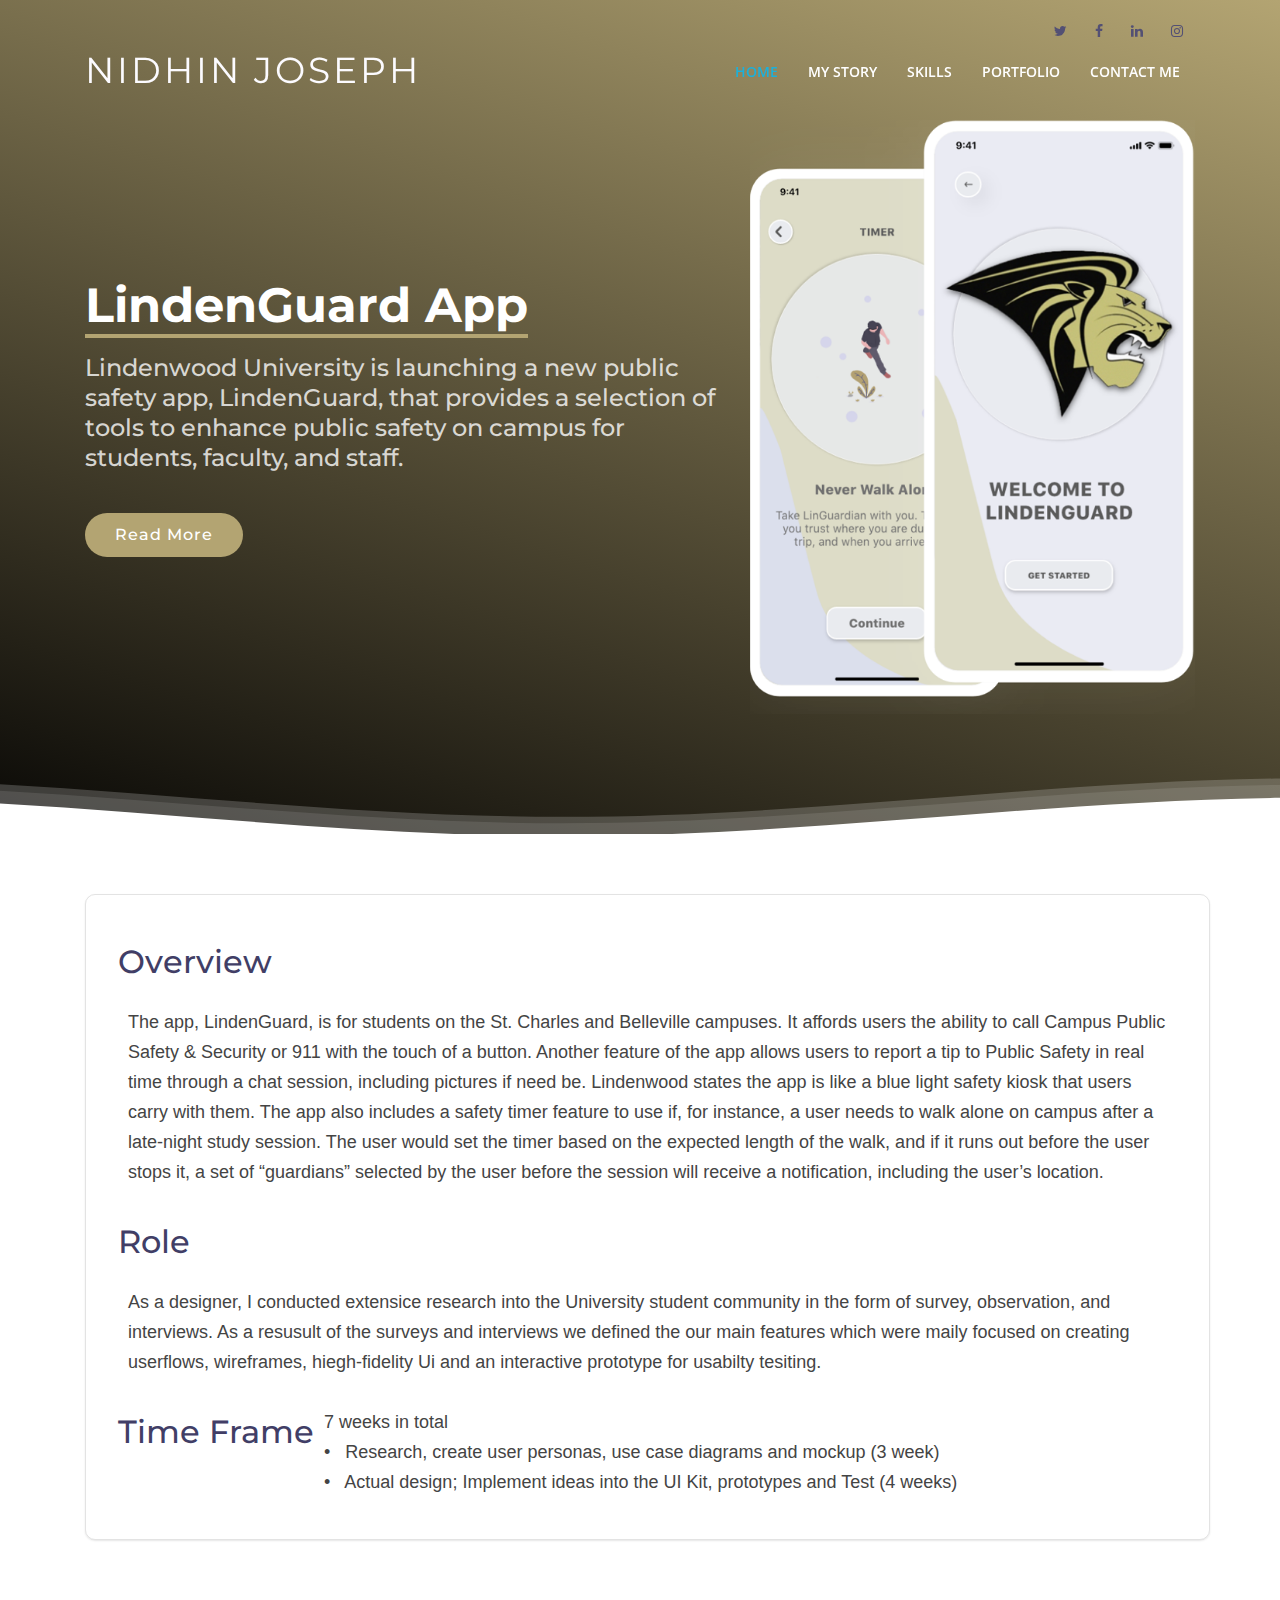
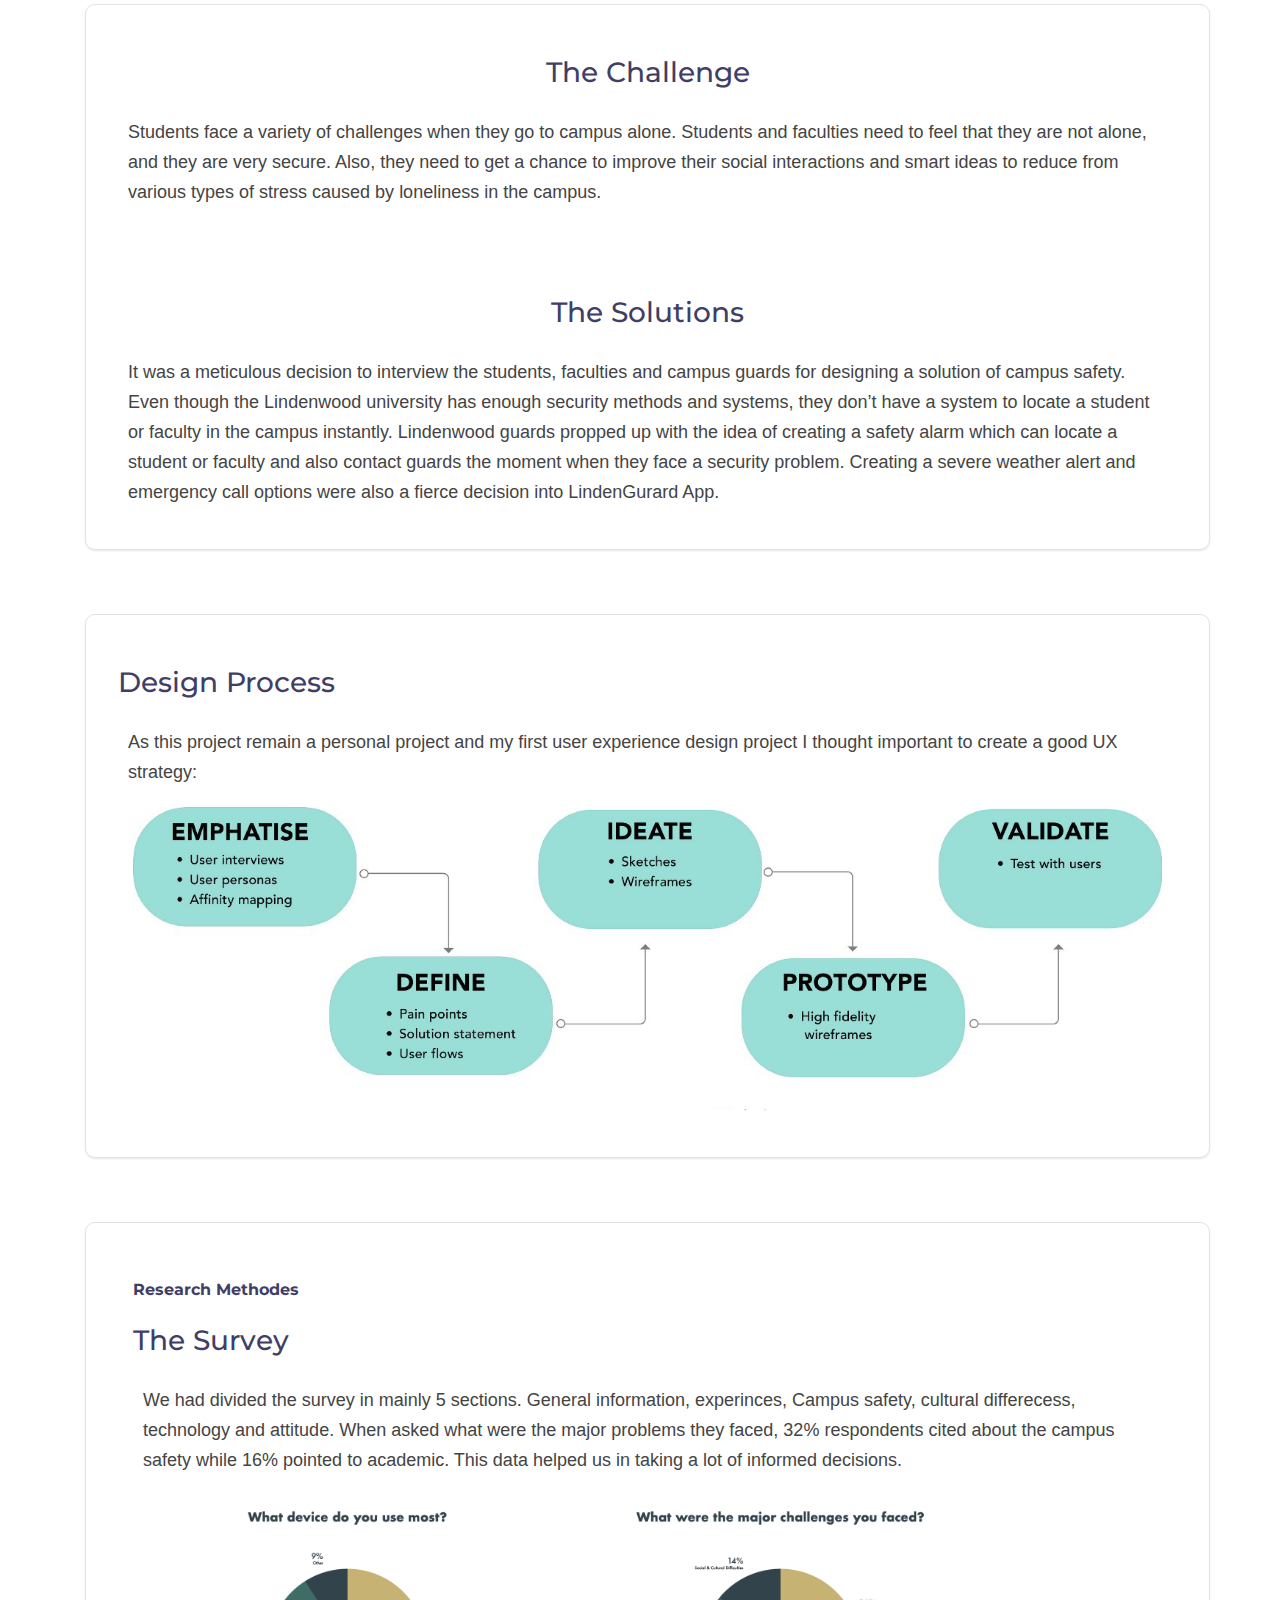
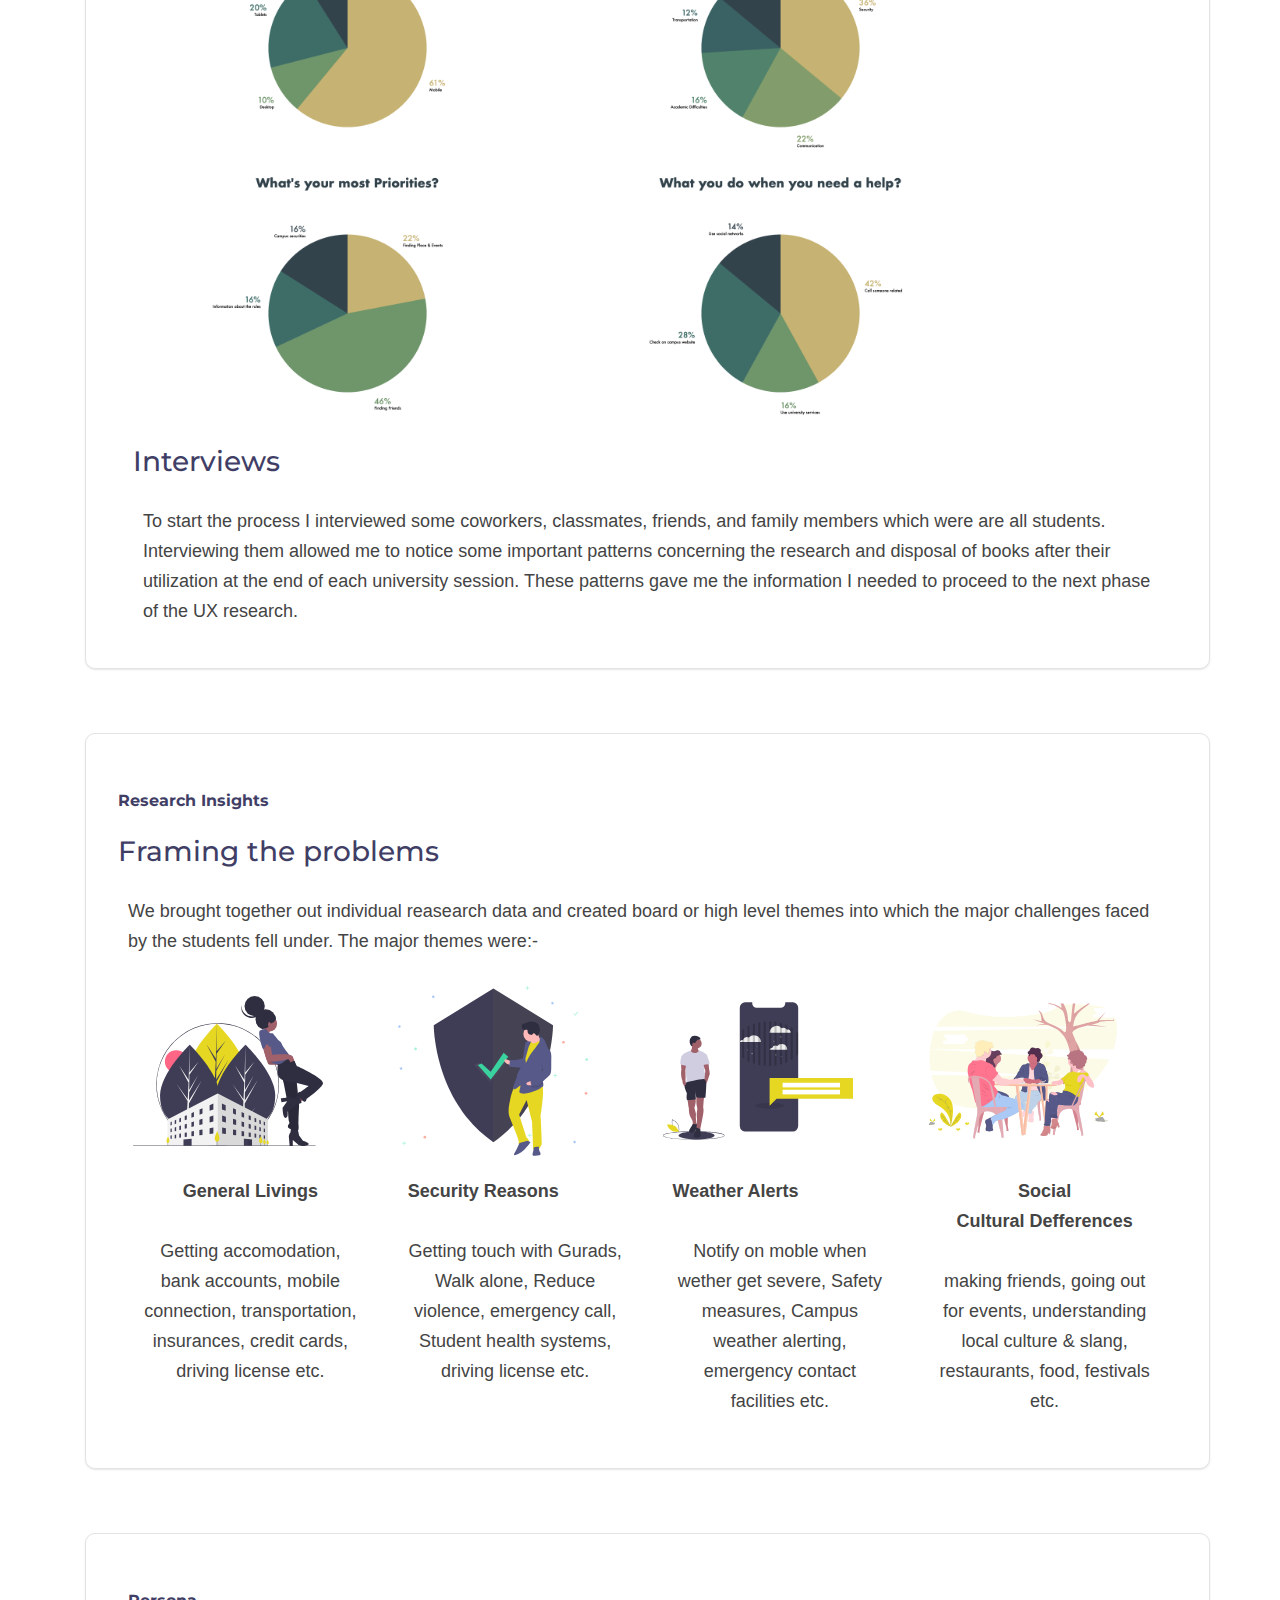
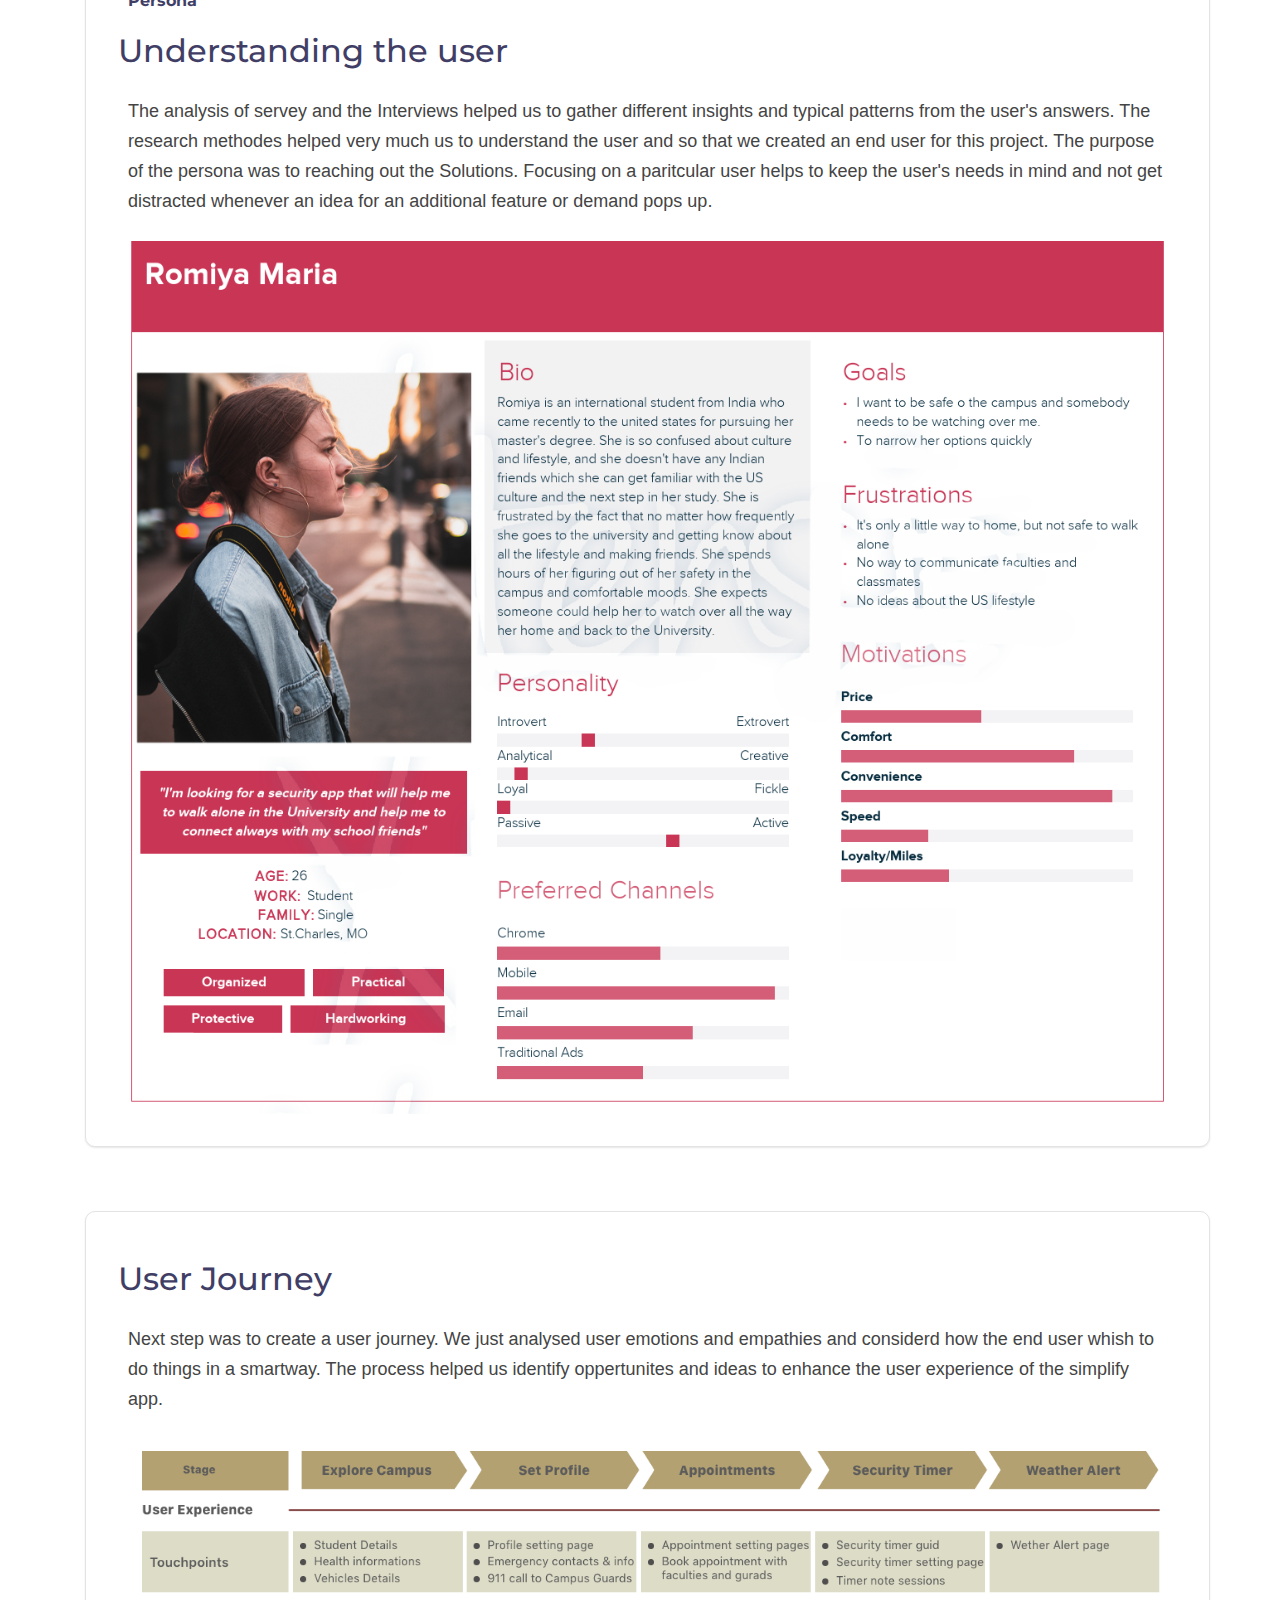
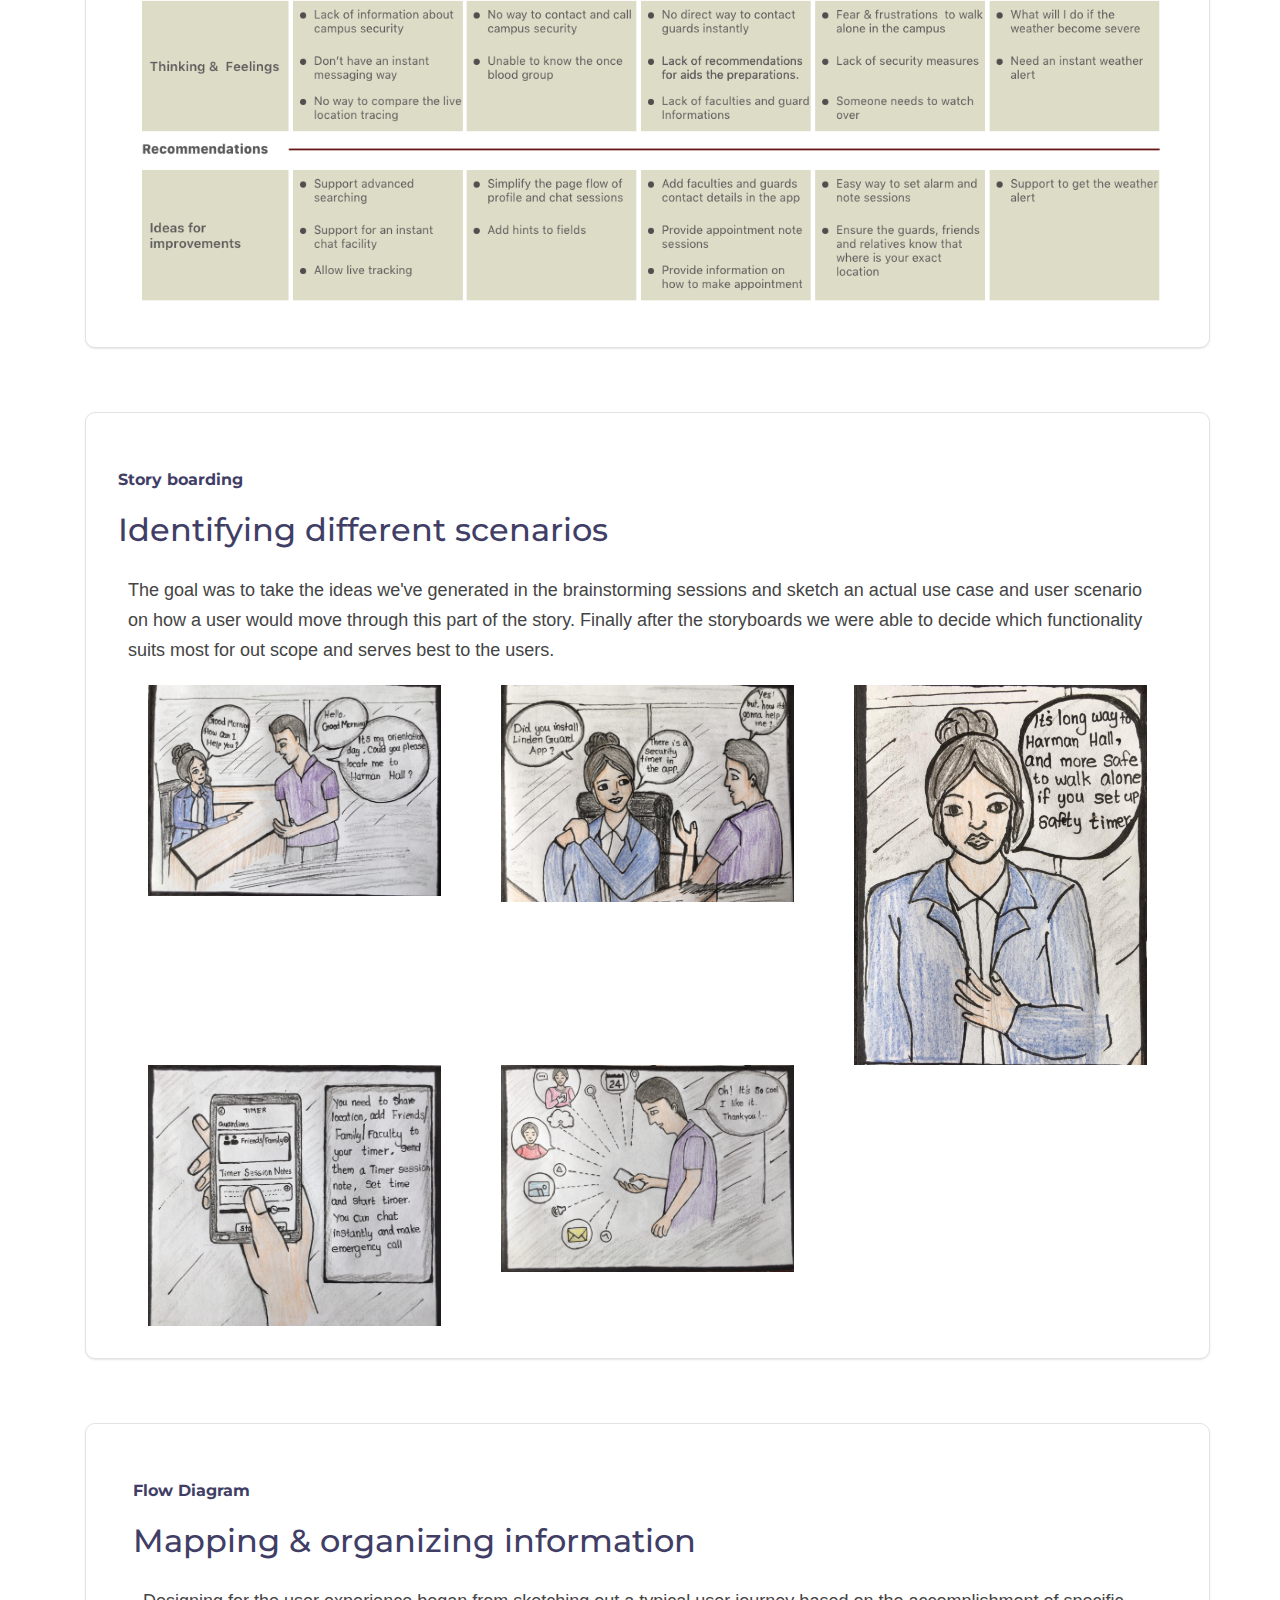
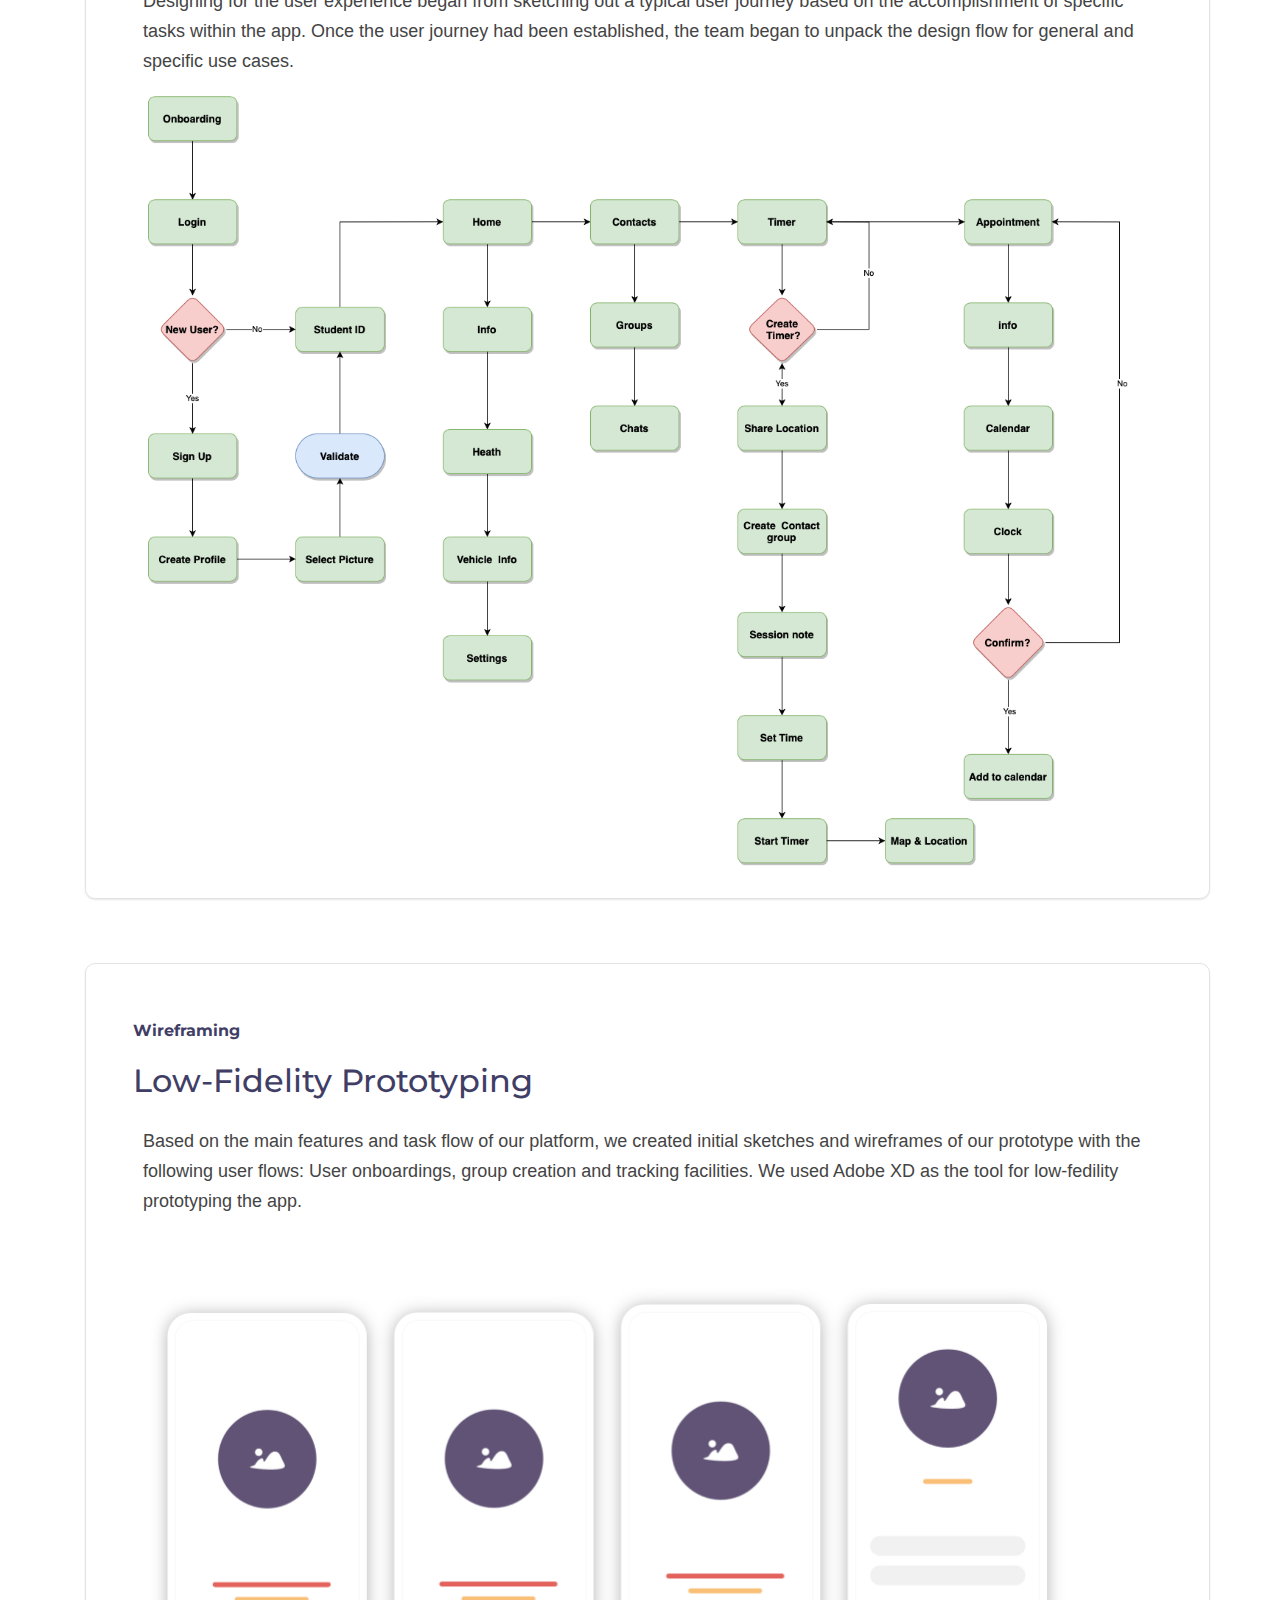
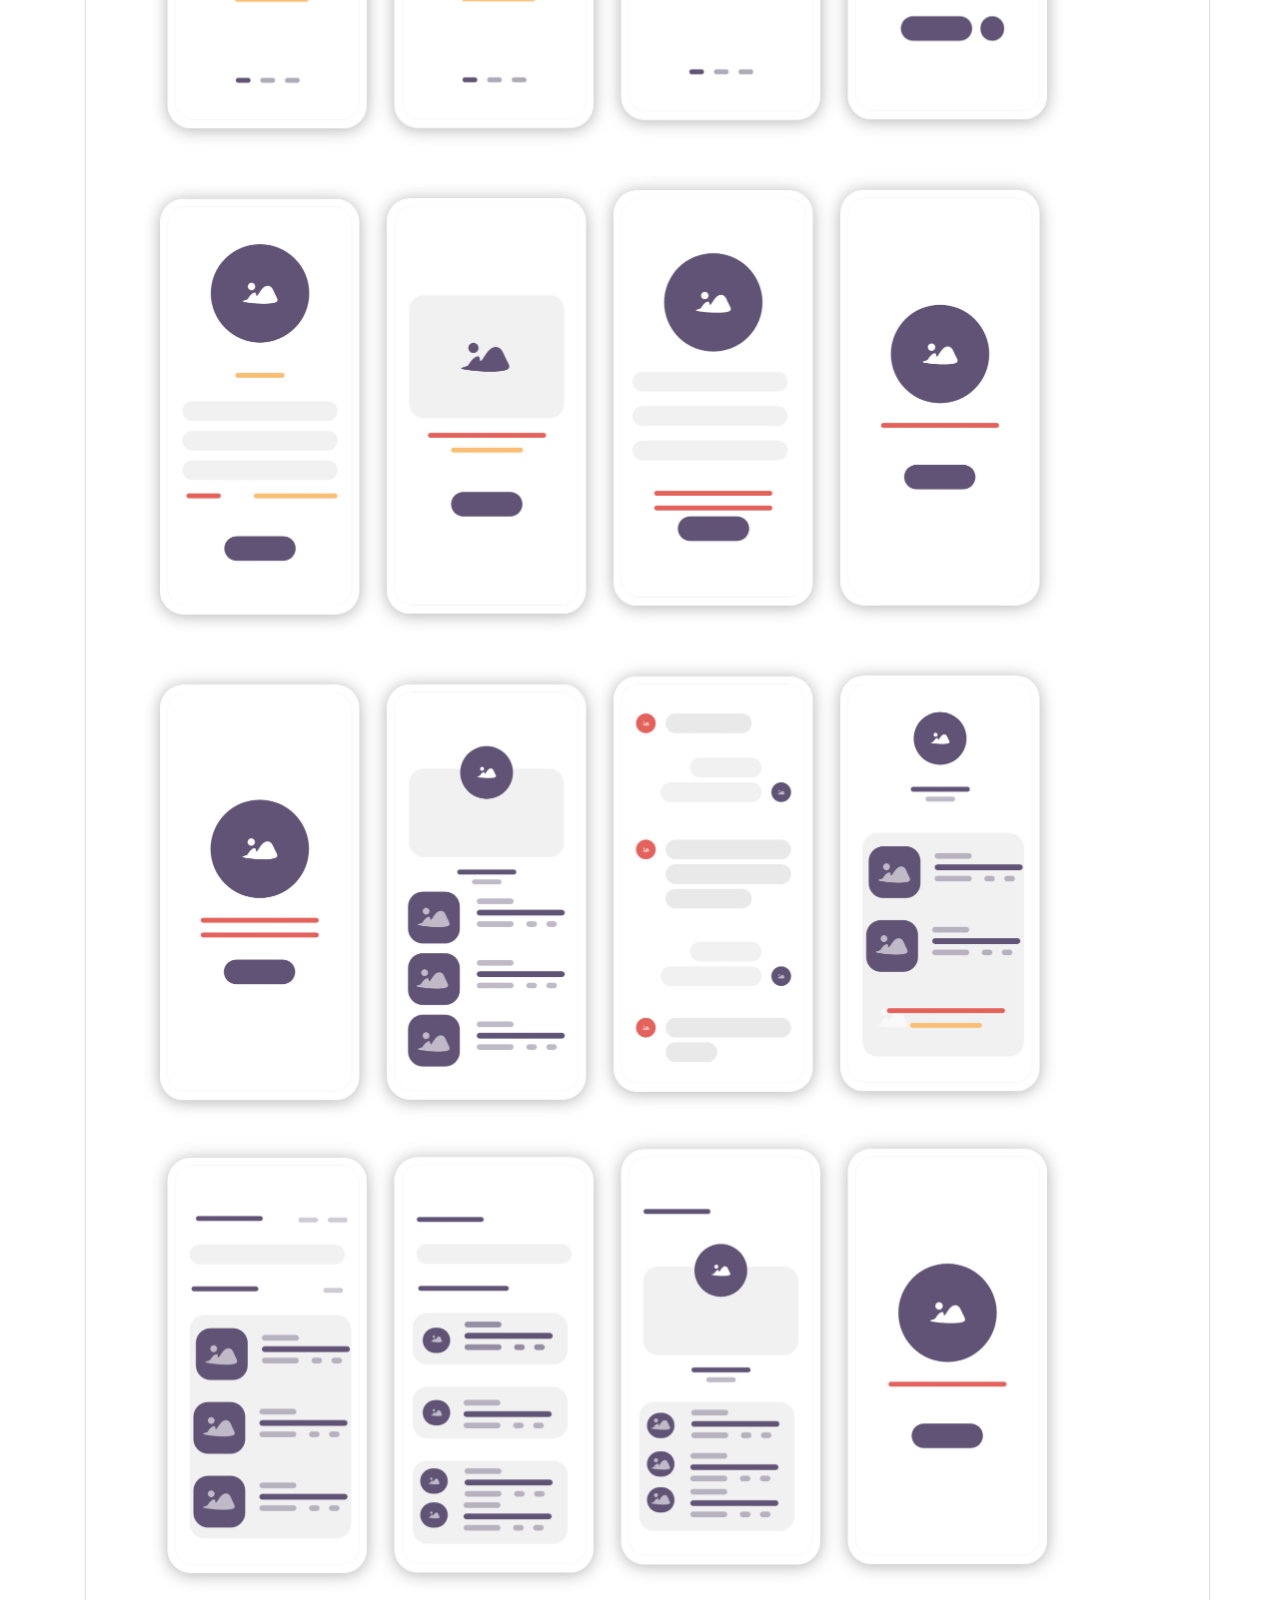
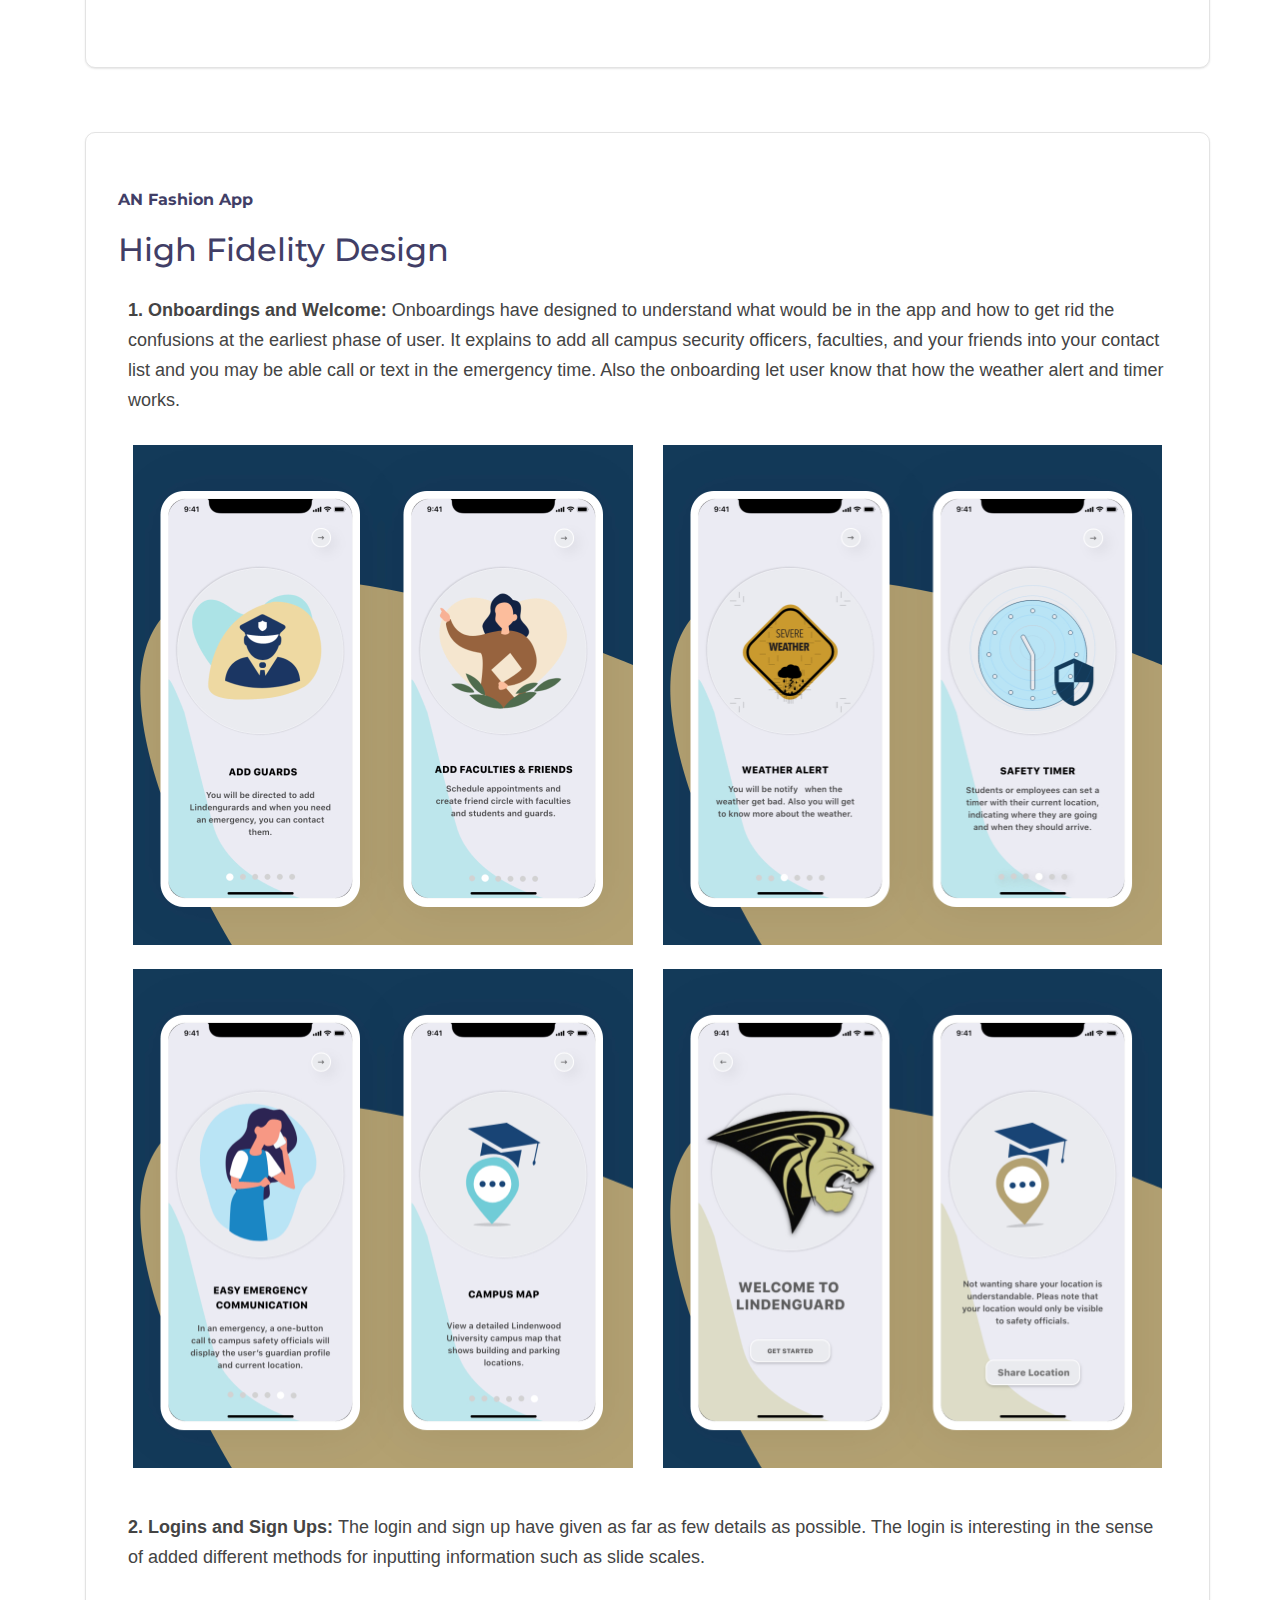
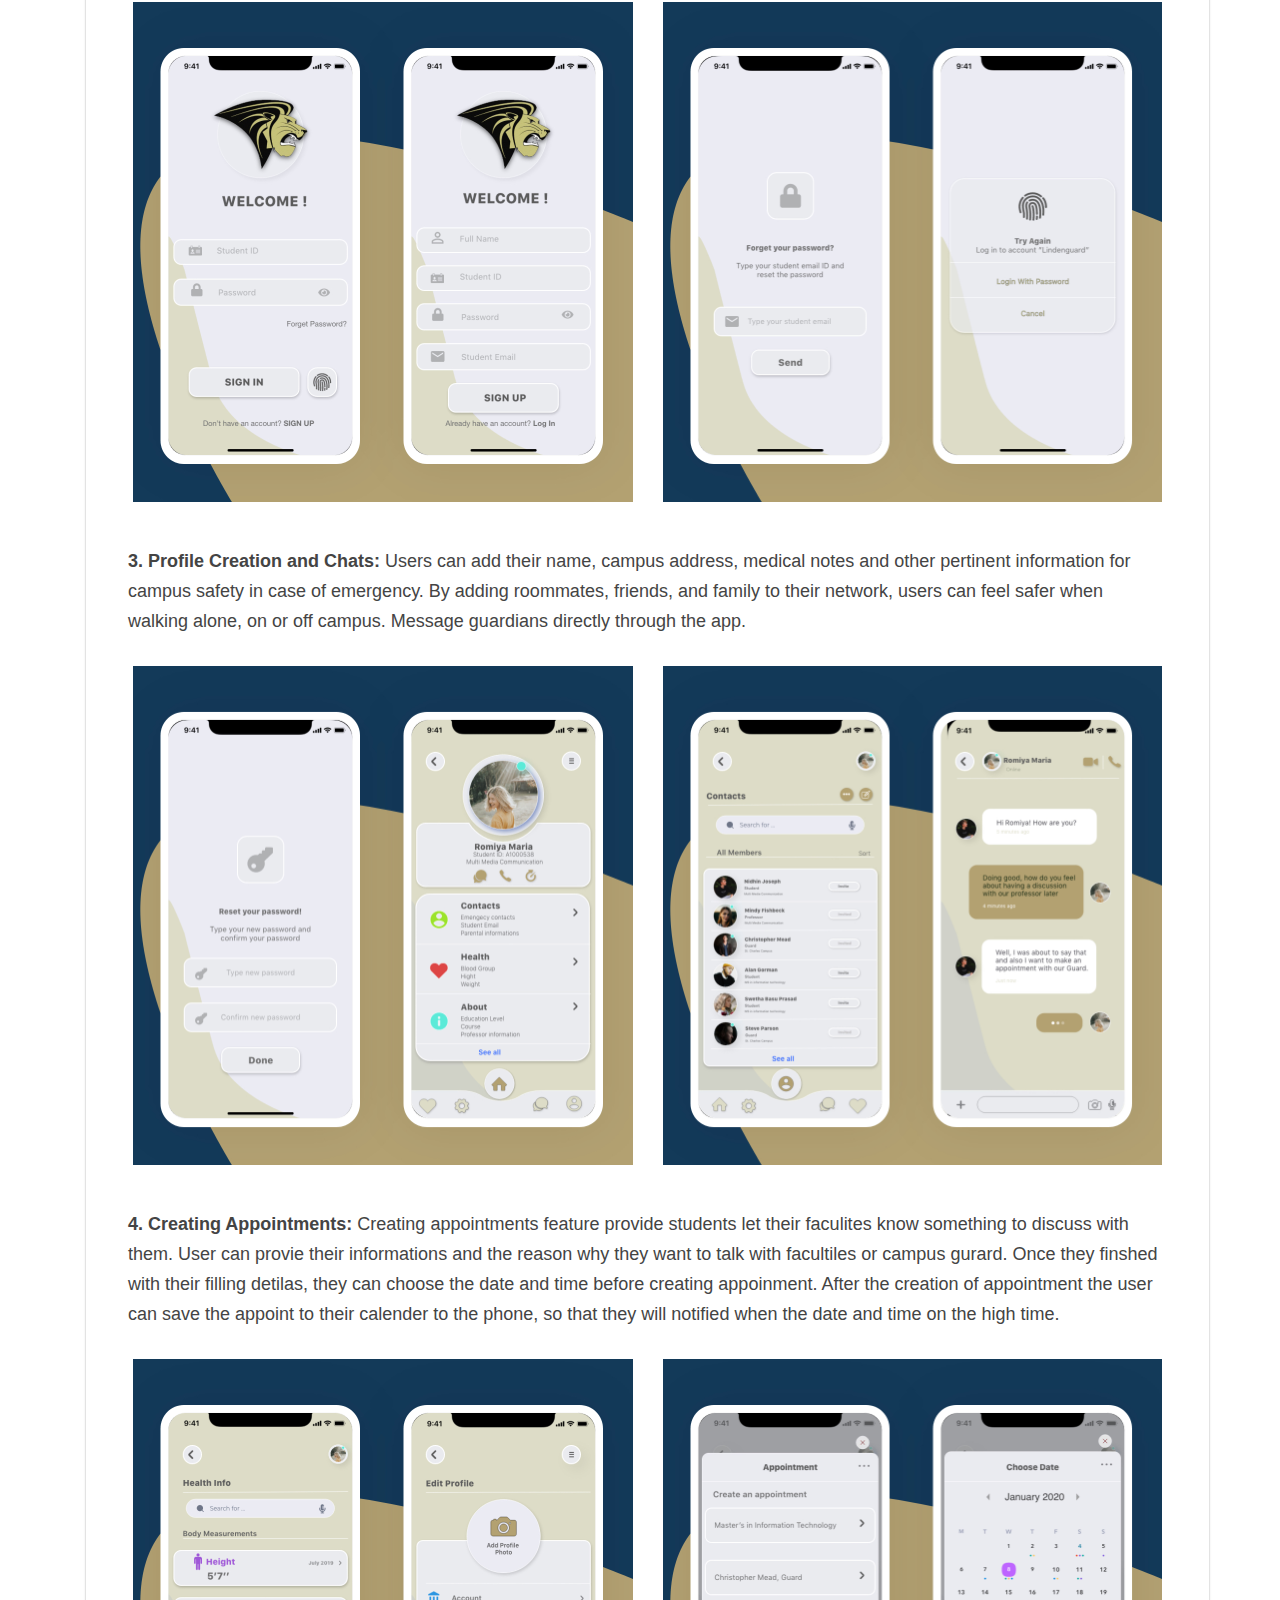
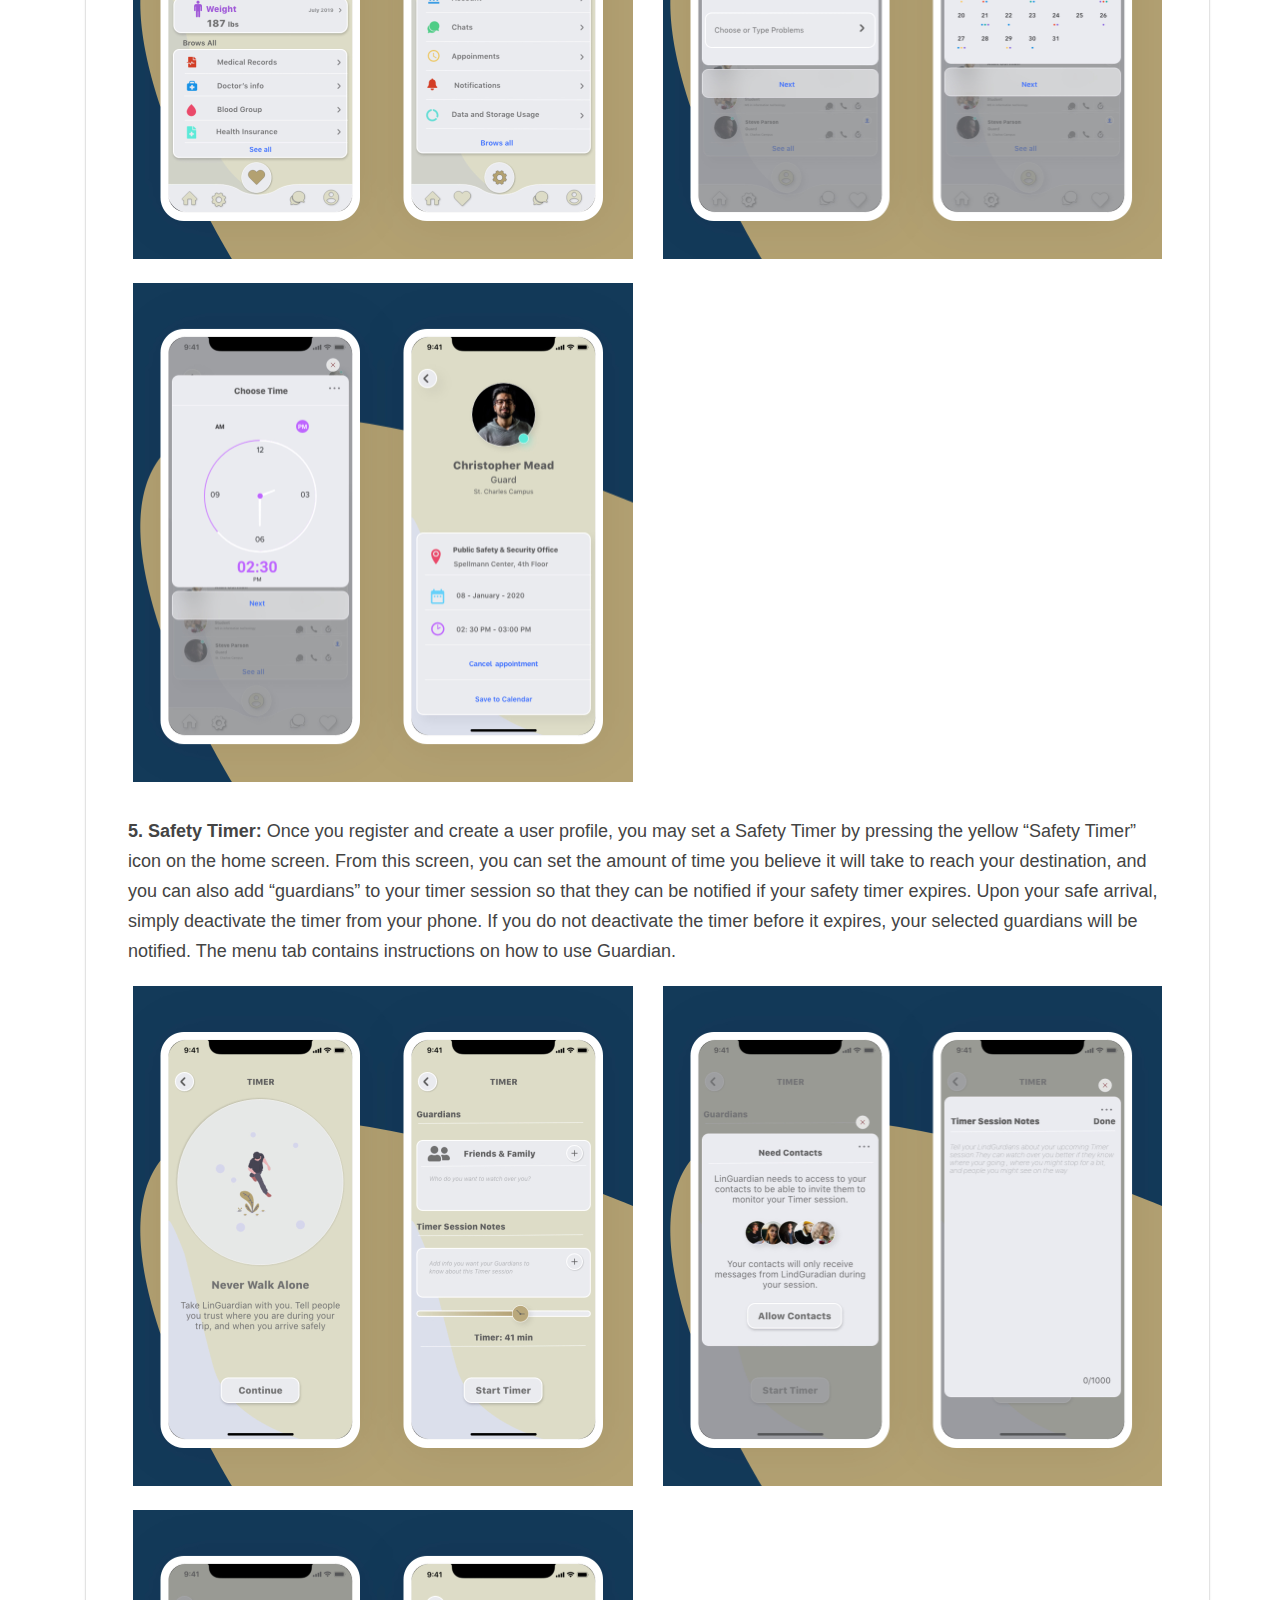
<file: lindenwood.html>
<!DOCTYPE html>
<html lang="en">

<head>
    <meta charset="utf-8">
    <title>Lindenwood App</title>
    <meta content="width=device-width, initial-scale=1.0" name="viewport">
    <meta content="" name="keywords">
    <meta content="" name="description">

    <!-- Favicons -->
    <link href="img/favicon.png" rel="icon">
    <link href="img/apple-touch-icon.png" rel="apple-touch-icon">

    <!-- Google Fonts -->
    <link href="https://fonts.googleapis.com/css?family=Open+Sans:300,300i,400,400i,500,600,700,700i|Montserrat:300,400,500,600,700" rel="stylesheet">

    <!-- Bootstrap CSS File -->
    <link href="lib/bootstrap/css/bootstrap.min.css" rel="stylesheet">

    <!-- Libraries CSS Files -->
    <link href="lib/font-awesome/css/font-awesome.min.css" rel="stylesheet">
    <link href="lib/animate/animate.min.css" rel="stylesheet">
    <link href="lib/ionicons/css/ionicons.min.css" rel="stylesheet">
    <link href="lib/owlcarousel/assets/owl.carousel.min.css" rel="stylesheet">
    <link href="lib/lightbox/css/lightbox.min.css" rel="stylesheet">

    <!-- Main Stylesheet File -->
    <link href="css/lindenwood.css" rel="stylesheet">

    <link href="css/details.css" rel="stylesheet">


    <!-- =======================================================
    Theme Name: Rapid
    Theme URL: https://bootstrapmade.com/rapid-multipurpose-bootstrap-business-template/
    Author: BootstrapMade.com
    License: https://bootstrapmade.com/license/
  ======================================================= -->
</head>


<body>
    <!--==========================
  Header
  ============================-->
    <header id="header">

        <div id="topbar">
            <div class="container">
                <div class="social-links">
                    <a href="#" class="twitter"><i class="fa fa-twitter"></i></a>
                    <a href="#" class="facebook"><i class="fa fa-facebook"></i></a>
                    <a href="#" class="linkedin"><i class="fa fa-linkedin"></i></a>
                    <a href="#" class="instagram"><i class="fa fa-instagram"></i></a>
                </div>
            </div>
        </div>

        <div class="container">

            <div class="logo float-left">
                <!-- Uncomment below if you prefer to use an image logo -->
                <h1 class="text-light"><a href="#intro" class="scrollto"><span>Nidhin Joseph</span></a></h1>
                <!-- <a href="#header" class="scrollto"><img src="img/logo.png" alt="" class="img-fluid"></a> -->
            </div>

            <nav class="main-nav float-right d-none d-lg-block">
                <ul>
                    <li class="active"><a href="index.html">Home</a></li>
                    <li><a href="index.html#about">My Story</a></li>
                    <li><a href="index.html#services">Skills</a></li>
                    <li><a href="index.html#portfolio">Portfolio</a></li>
                    <li><a href="#footer">Contact Me</a></li>
                </ul>
            </nav>
    </header>
    <!-- ======= Hero Section ======= -->
    <section id="hero">

        <div class="container">

            <div class="row">


                <div class="col-lg-7 pt-5 pt-lg-0 order-2 order-lg-1 d-flex align-items-center">
                    <div data-aos="zoom-out">
                        <h1> <span>LindenGuard App</span></h1>
                        <h2>Lindenwood University is launching a new public safety app, LindenGuard, that provides a selection of tools to enhance public safety on campus for students, faculty, and staff.</h2>
                        <div class="text-center text-lg-left">
                            <a href="#one" class="btn-get-started scrollto">Read More</a>
                        </div>
                    </div>
                </div>
                <div class="col-lg-5 order-1 order-lg-2 hero-img" data-aos="zoom-out" data-aos-delay="300">
                    <img src="img/hero-img-Lin.png" class="img-fluid animated" alt="">
                </div>
            </div>
        </div>

        <svg class="hero-waves" xmlns="http://www.w3.org/2000/svg" xmlns:xlink="http://www.w3.org/1999/xlink" viewBox="0 24 150 28 " preserveAspectRatio="none">
      <defs>
        <path id="wave-path" d="M-160 44c30 0 58-18 88-18s 58 18 88 18 58-18 88-18 58 18 88 18 v44h-352z">
      </defs>
      <g class="wave1">
        <use xlink:href="#wave-path" x="50" y="3" fill="rgba(255,255,255, .1)">
      </g>
      <g class="wave2">
        <use xlink:href="#wave-path" x="50" y="0" fill="rgba(255,255,255, .2)">
      </g>
      <g class="wave3">
        <use xlink:href="#wave-path" x="50" y="9" fill="#fff">
      </g>
    </svg>

    </section>
    <!-- End Hero -->
    <!-- One -->
    <section id="one" class="wrapper style1 special">
        <div class=" container">
            <div class=" box row">

                <h2>Overview</h2>
                <p> The app, LindenGuard, is for students on the St. Charles and Belleville campuses. It affords users the ability to call Campus Public Safety & Security or 911 with the touch of a button. Another feature of the app allows users to report
                    a tip to Public Safety in real time through a chat session, including pictures if need be. Lindenwood states the app is like a blue light safety kiosk that users carry with them. The app also includes a safety timer feature to use
                    if, for instance, a user needs to walk alone on campus after a late-night study session. The user would set the timer based on the expected length of the walk, and if it runs out before the user stops it, a set of “guardians” selected
                    by the user before the session will receive a notification, including the user’s location. </p>
                <h2>Role</h2>
                <p>As a designer, I conducted extensice research into the University student community in the form of survey, observation, and interviews. As a resusult of the surveys and interviews we defined the our main features which were maily focused
                    on creating userflows, wireframes, hiegh-fidelity Ui and an interactive prototype for usabilty tesiting. </p>
                <h2>Time Frame</h2>
                <p>7 weeks in total <br> • &nbsp; Research, create user personas, use case diagrams and mockup (3 week) <br> • &nbsp; Actual design; Implement ideas into the UI Kit, prototypes and Test (4 weeks)</p>
            </div>
            <div class=" box row">
                <div>

                    <h3 class="boxhead">The Challenge</h3>
                    <p> Students face a variety of challenges when they go to campus alone. Students and faculties need to feel that they are not alone, and they are very secure. Also, they need to get a chance to improve their social interactions and smart
                        ideas to reduce from various types of stress caused by loneliness in the campus.

                        <br>&nbsp;
                        <br>&nbsp;
                    </p>


                    <h3 class="boxhead">The Solutions</h3>
                    <p>It was a meticulous decision to interview the students, faculties and campus guards for designing a solution of campus safety. Even though the Lindenwood university has enough security methods and systems, they don’t have a system
                        to locate a student or faculty in the campus instantly. Lindenwood guards propped up with the idea of creating a safety alarm which can locate a student or faculty and also contact guards the moment when they face a security problem.
                        Creating a severe weather alert and emergency call options were also a fierce decision into LindenGurard App.
                    </p>

                </div>
            </div>
            <div class="box row ">


                <h3>Design Process </h3>

                <p>As this project remain a personal project and my first user experience design project I thought important to create a good UX strategy:</p>
                <img class="col-md-12" src="/img/LindGuard/id.jpg " alt=" ">

            </div>

            <div class="box row">
                <div class="col-md-12">
                    <h6><b> Research Methodes</b></h6>

                    <h3>The Survey</h3>
                    <p>We had divided the survey in mainly 5 sections. General information, experinces, Campus safety, cultural differecess, technology and attitude. When asked what were the major problems they faced, 32% respondents cited about the campus
                        safety while 16% pointed to academic. This data helped us in taking a lot of informed decisions.
                    </p>
                    <img class="col-md-5" src="/img/LindGuard/Pie01.png " alt=" ">
                    <img class="col-md-5" src="/img/LindGuard/Pie02.png " alt=" ">
                    <img class="col-md-5" src="/img/LindGuard/Pie03.png " alt=" ">
                    <img class="col-md-5" src="/img/LindGuard/Pie04.png " alt=" ">


                    <h3>Interviews</h3>
                    <p>To start the process I interviewed some coworkers, classmates, friends, and family members which were are all students. Interviewing them allowed me to notice some important patterns concerning the research and disposal of books after
                        their utilization at the end of each university session. These patterns gave me the information I needed to proceed to the next phase of the UX research.
                    </p>
                </div>
            </div>

            <!------------------------End of research Methods------------->
            <!------------------------Start of research Instights------------->


            <div class="row box">
                <div>
                    <h6><b>  Research Insights</b> </h6>
                    <h3>Framing the problems</h3>
                    <p>We brought together out individual reasearch data and created board or high level themes into which the major challenges faced by the students fell under. The major themes were:-
                    </p>
                </div>
                <div class="col-md-3">
                    <img src="/img/LindGuard/resident.svg" alt="1" height="190" width="190">
                    <p style="text-align: center;"><b> General Livings</b></p>
                    <p style="text-align: center;">Getting accomodation, bank accounts, mobile connection, transportation, insurances, credit cards, driving license etc.</p>
                </div>
                <div class="col-md-3">
                    <img src="/img/LindGuard/undraw_Security_on_ff2u.svg" alt="1" height="190" width="190">
                    <p><b> Security Reasons</b></p>
                    <p style="text-align: center;">Getting touch with Gurads, Walk alone, Reduce violence, emergency call, Student health systems, driving license etc.</p>
                </div>
                <div class="col-md-3">
                    <img src="/img/LindGuard/undraw_weather_notification_4sbo.svg" alt="1" height="190" width="190">
                    <p><b> Weather Alerts</b></p>
                    <p style="text-align: center;">Notify on moble when wether get severe, Safety measures, Campus weather alerting, emergency contact facilities etc.</p>
                </div>
                <div class="col-md-3">
                    <img src="/img/LindGuard/undraw_hang_out_h9ud.svg" alt="1" height="190" width="190">
                    <p style="text-align: center;"><b> Social <br> Cultural Defferences</b></p>
                    <p style="text-align: center;">making friends, going out for events, understanding local culture & slang, restaurants, food, festivals etc.</p>
                </div>
            </div>


            <!---------------------------Start Persona------------->

            <div class="row box " class="container-fluid ">
                <div>
                    <div>
                        <h6><b> &nbsp; Persona</b> </h6>
                        <h2>Understanding the user</h2>
                        <p class="des "> The analysis of servey and the Interviews helped us to gather different insights and typical patterns from the user's answers. The research methodes helped very much us to understand the user and so that we created an end user
                            for this project. The purpose of the persona was to reaching out the Solutions. Focusing on a paritcular user helps to keep the user's needs in mind and not get distracted whenever an idea for an additional feature or demand
                            pops up.
                        </p>
                        <img class="persona " src="/img/LindGuard/Romiya.png " alt=" ">
                    </div>
                </div>
            </div>
            <!---------------------------End Persona------------->

            <div class="box row ">
                <h2>User Journey</h2>

                <p> Next step was to create a user journey. We just analysed user emotions and empathies and considerd how the end user whish to do things in a smartway. The process helped us identify oppertunites and ideas to enhance the user experience
                    of the simplify app.</p>

                <img class="persona " src="/img/LindGuard/Web.png" alt=" ">

            </div>
            <!----Start Story boarding-->

            <div class="box row ">
                <div>
                    <h6><b> Story boarding</b> </h6>
                    <h2>Identifying different scenarios</h2>
                    <p>The goal was to take the ideas we've generated in the brainstorming sessions and sketch an actual use case and user scenario on how a user would move through this part of the story. Finally after the storyboards we were able to decide
                        which functionality suits most for out scope and serves best to the users. </p>
                </div>
                <div class="col-md-4">
                    <img class="col-md-12" src="/img/LindGuard/sketch 1.jpg" alt=" ">
                </div>
                <div class="col-md-4">
                    <img class="col-md-12" src="/img/LindGuard/sketch 2.jpg" alt=" ">
                </div>
                <div class="col-md-4">
                    <img class="col-md-12" src="/img/LindGuard/sketch 3.jpg" alt=" ">
                </div>
                <div class="col-md-4">
                    <img class="col-md-12" src="/img/LindGuard/sketch 4.jpg" alt=" ">
                </div>
                <div class="col-md-4">
                    <img class="col-md-12" src="/img/LindGuard/sketch 5.jpg" alt=" ">
                </div>

            </div>
            <!----End Story boarding-->


            <div class="box row ">
                <div class="container ">

                    <h6 class="sec-title "><b>Flow Diagram</b></h6>
                    <h2 class="head1 ">Mapping & organizing information</h2>
                    <p class="des ">Designing for the user experience began from sketching out a typical user journey based on the accomplishment of specific tasks within the app. Once the user journey had been established, the team began to unpack the design flow for
                        general and specific use cases.
                    </p>
                    <div class="col-md-12 ">
                        <img class="diagrm " src="img/LindGuard/flow.png ">

                    </div>

                </div>
            </div>
            <div class="box row">
                <div class="container">

                    <h6 class="sec-title "><b>Wireframing</b></h6>
                    <h2 class="head1 ">Low-Fidelity Prototyping</h2>
                    <p>Based on the main features and task flow of our platform, we created initial sketches and wireframes of our prototype with the following user flows: User onboardings, group creation and tracking facilities. We used Adobe XD as the
                        tool for low-fedility prototyping the app.</p>
                    <img id="sketch" src="/img/LindGuard/wire.jpg " alt=" ">

                </div>

            </div>
            <div class="box row ">
                <div class="container ">
                    <div class="row ">
                        <div>
                            <h6><b>AN Fashion App</b></h6>
                            <h2 class="head1 ">High Fidelity Design</h2>
                            <p class="des " style="margin-top: 10px; margin-bottom: 20px;"> <b>1. Onboardings and Welcome: </b> Onboardings have designed to understand what would be in the app and how to get rid the confusions at the earliest phase of user. It explains to add all campus security officers, faculties,
                                and your friends into your contact list and you may be able call or text in the emergency time. Also the onboarding let user know that how the weather alert and timer works.
                            </p>
                        </div>
                        <div class="col-lg-6 col-md-4 col-6 ">
                            <a href="# " class="d-block mb-4 h-100 ">
                                <img class="img-fluid " src="/img/LindGuard/01.jpg " alt=" ">

                            </a>
                        </div>
                        <div class="col-lg-6 col-md-4 col-6 ">
                            <a href="# " class="d-block mb-4 h-100 ">
                                <img class="img-fluid " src="/img/LindGuard/02.jpg  " alt=" ">
                            </a>
                        </div>
                        <div class="col-lg-6 col-md-4 col-6 ">
                            <a href="# " class="d-block mb-4 h-100 ">
                                <img class="img-fluid " src="/img/LindGuard/03.jpg " alt=" ">
                            </a>
                        </div>
                        <div class="col-lg-6 col-md-4 col-6 ">
                            <a href="# " class="d-block mb-4 h-100 ">
                                <img class="img-fluid " src="/img/LindGuard/04.jpg  " alt=" ">
                            </a>
                        </div>
                        <p class="des " style="margin-top: 10px; margin-bottom: 20px;"> <b>2. Logins and Sign Ups: </b> The login and sign up have given as far as few details as possible. The login is interesting in the sense of added different methods for inputting information such as slide scales.
                        </p>
                        <div class="col-lg-6 col-md-4 col-6 ">
                            <a href="# " class="d-block mb-4 h-100 ">
                                <img class="img-fluid " src="/img/LindGuard/05.jpg  " alt=" ">
                            </a>
                        </div>
                        <div class="col-lg-6 col-md-4 col-6 ">
                            <a href="# " class="d-block mb-4 h-100 ">
                                <img class="img-fluid " src="/img/LindGuard/07.jpg " alt=" ">
                            </a>
                        </div>

                        <p class="des " style="margin-top: 10px; margin-bottom: 20px;"> <b>3. Profile Creation and Chats: </b> Users can add their name, campus address, medical notes and other pertinent information for campus safety in case of emergency. By adding roommates, friends, and family to their network, users
                            can feel safer when walking alone, on or off campus. Message guardians directly through the app.
                        </p>
                        <div class="col-lg-6 col-md-4 col-6 ">
                            <a href="# " class="d-block mb-4 h-100 ">
                                <img class="img-fluid " src="/img/LindGuard/08.jpg  " alt=" ">
                            </a>
                        </div>
                        <div class="col-lg-6 col-md-4 col-6 ">
                            <a href="# " class="d-block mb-4 h-100 ">
                                <img class="img-fluid " src="/img/LindGuard/09.jpg " alt=" ">
                            </a>
                        </div>
                        <p class="des " style="margin-top: 10px; margin-bottom: 20px;"> <b>4. Creating Appointments: </b> Creating appointments feature provide students let their faculites know something to discuss with them. User can provie their informations and the reason why they want to talk with facultiles or
                            campus gurard. Once they finshed with their filling detilas, they can choose the date and time before creating appoinment. After the creation of appointment the user can save the appoint to their calender to the phone, so that
                            they will notified when the date and time on the high time.
                        </p>
                        <div class="col-lg-6 col-md-4 col-6 ">
                            <a href="# " class="d-block mb-4 h-100 ">
                                <img class="img-fluid " src="/img/LindGuard/10.jpg " alt=" ">
                            </a>
                        </div>
                        <div class="col-lg-6 col-md-4 col-6 ">
                            <a href="# " class="d-block mb-4 h-100 ">
                                <img class="img-fluid " src="/img/LindGuard/11.jpg " alt=" ">
                            </a>
                        </div>

                        <div class="col-lg-6 col-md-4 col-6 ">
                            <a href="# " class="d-block mb-4 h-100 ">
                                <img class="img-fluid " src="/img/LindGuard/12.jpg  " alt=" ">
                            </a>
                        </div>

                        <p>
                            <b>5. Safety Timer: </b>Once you register and create a user profile, you may set a Safety Timer by pressing the yellow “Safety Timer” icon on the home screen. From this screen, you can set the amount of time you believe it
                            will take to reach your destination, and you can also add “guardians” to your timer session so that they can be notified if your safety timer expires. Upon your safe arrival, simply deactivate the timer from your phone. If
                            you do not deactivate the timer before it expires, your selected guardians will be notified. The menu tab contains instructions on how to use Guardian.
                        </p>

                        <div class="col-lg-6 col-md-4 col-6 ">
                            <a href="# " class="d-block mb-4 h-100 ">
                                <img class="img-fluid " src="/img/LindGuard/13.jpg " alt=" ">
                            </a>
                        </div>
                        <div class="col-lg-6 col-md-4 col-6 ">
                            <a href="# " class="d-block mb-4 h-100 ">
                                <img class="img-fluid " src="/img/LindGuard/14.jpg " alt=" ">
                            </a>
                        </div>
                        <div class="col-lg-6 col-md-4 col-6 ">
                            <a href="# " class="d-block mb-4 h-100 ">
                                <img class="img-fluid " src="/img/LindGuard/15.jpg " alt=" ">
                            </a>
                        </div>
                    </div>
                </div>
            </div>

            <div class="row  box ">
                <div class="container">
                    <div class="col-md-12 col-md-offset-2">
                        <h6 class="sec-title"><b>Conclusion</b></h6>
                        <h2 class="head1">Reflection & learning</h2>
                        <p class="des"> We conducted user testing & cognitive walkthroughs to find out usability issues in the interface of the app. Most of the users found the application user friendly and could easily navigate between the screens. They faced some trouble
                            in understanding the Voice and Chat UI together but after getting acquainted with the functions after the first time they could interact effectively. There were some problems in Login & interest/task selection which we can
                            improved by adding tutorials and tooltips in the onboarding process.
                        </p>
                        <h4>What are the next steps?</h4>
                        <p>
                            1. Add Interactive campus map, to navigate the users to the classrooms or other facilities <br> 2. Prototype more AI functionality that can help the students like a talking virtual friend <br> 3. Add Safety Feature - alerting
                            to few emergency contacts during emergency situations</p>
                    </div>
                </div>
            </div>
            <div class="next-project goapppet">
                <a href="graphic.html">

                    <div class="description">
                        <div class="description-next">
                            <h2>Next Project</h2>
                            <h3><strong>Graphic Design Portfolio</strong></h3>
                            <p>Graphic Designer, Logo Designer, Charector & Brand Designer</p>
                            </p>
                        </div>
                    </div>
                    <img src="/img/work-5.jpg" alt="simplify.html">
                </a>
            </div>


            <div class="break"></div>
        </div>
        </div>



        </div>


    </section>



    <!--==========================
    Footer
  ============================-->

    <footer id="footer" class="section-bg">
        <div class="footer-top">
            <div class="container">

                <div class="row">

                    <div class="col-lg-6">

                        <div class="row">

                            <div class="col-sm-6">
                                <div class="footer-links">
                                    <h4>Useful Links</h4>
                                    <ul>
                                        <li><a href="#">Home</a></li>
                                        <li><a href="#about">My Story</a></li>
                                        <li><a href="#services">Skills</a></li>
                                        <li><a href="#portfolio">My Works</a></li>
                                        <li><a href="#">Privacy policy</a></li>
                                    </ul>
                                </div>

                                <div class="social-links">
                                    <a href="#" class="twitter"><i class="fa fa-twitter"></i></a>
                                    <a href="https://www.facebook.com/nidhin.joseph.334" class="facebook"><i class="fa fa-facebook"></i></a>
                                    <a href="https://www.instagram.com" class="instagram"><i class="fa fa-instagram"></i></a>
                                    <a href="https://www.linkedin.com/in/nidhin-joseph-50881a188/" class="linkedin"><i class="fa fa-linkedin"></i></a>
                                </div>

                            </div>

                        </div>

                    </div>

                    <div class="col-lg-6">

                        <div class="form">

                            <h4>Drop me a line</h4>
                            <h6 class="foottext">Whether you have an opportunity or a question, please reach me out here. I would love to hear from you. </h6>
                            <form action="" method="post" role="form" class="contactForm">
                                <div class="form-group">
                                    <input type="text" name="name" class="form-control" id="name" placeholder="Your Name" data-rule="minlen:4" data-msg="Please enter at least 4 chars" />
                                    <div class="validation"></div>
                                </div>
                                <div class="form-group">
                                    <input type="email" class="form-control" name="email" id="email" placeholder="Your Email" data-rule="email" data-msg="Please enter a valid email" />
                                    <div class="validation"></div>
                                </div>
                                <div class="form-group">
                                    <input type="text" class="form-control" name="subject" id="subject" placeholder="Subject" data-rule="minlen:4" data-msg="Please enter at least 8 chars of subject" />
                                    <div class="validation"></div>
                                </div>
                                <div class="form-group">
                                    <textarea class="form-control" name="message" rows="5" data-rule="required" data-msg="Please write something for us" placeholder="Message"></textarea>
                                    <div class="validation"></div>
                                </div>

                                <div id="sendmessage">Your message has been sent. Thank you!</div>
                                <div id="errormessage"></div>

                                <div class="text-center"><button type="submit" title="Send Message">Send Message</button></div>
                            </form>
                        </div>

                    </div>



                </div>

            </div>
        </div>

        <div class="container">
            <div class="copyright">
                &copy; Copyright <strong>Nidhin</strong>. All Rights Reserved
            </div>
            <div class="credits">
                <!--
  All the links in the footer should remain intact.
  You can delete the links only if you purchased the pro version.
  Licensing information: https://bootstrapmade.com/license/
  Purchase the pro version with working PHP/AJAX contact form: https://bootstrapmade.com/buy/?theme=Rapid
-->
                Designed by <a href="https://bootstrapmade.com/">Nidhin Joseph</a>
            </div>
        </div>
    </footer>
    <!-- #footer -->

    <a href="#" class="back-to-top"><i class="fa fa-chevron-up"></i></a>
    <!-- Uncomment below i you want to use a preloader -->
    <!-- <div id="preloader"></div> -->

    <!-- JavaScript Libraries -->
    <script src="lib/jquery/jquery.min.js"></script>
    <script src="lib/jquery/jquery-migrate.min.js"></script>
    <script src="lib/bootstrap/js/bootstrap.bundle.min.js"></script>
    <script src="lib/easing/easing.min.js"></script>
    <script src="lib/mobile-nav/mobile-nav.js"></script>
    <script src="lib/wow/wow.min.js"></script>
    <script src="lib/waypoints/waypoints.min.js"></script>
    <script src="lib/counterup/counterup.min.js"></script>
    <script src="lib/owlcarousel/owl.carousel.min.js"></script>
    <script src="lib/isotope/isotope.pkgd.min.js"></script>
    <script src="lib/lightbox/js/lightbox.min.js"></script>
    <!-- Contact Form JavaScript File -->
    <script src="contactform/contactform.js"></script>

    <!-- Template Main Javascript File -->
    <script src="js/main.js"></script>

</body>

</html>
</file>
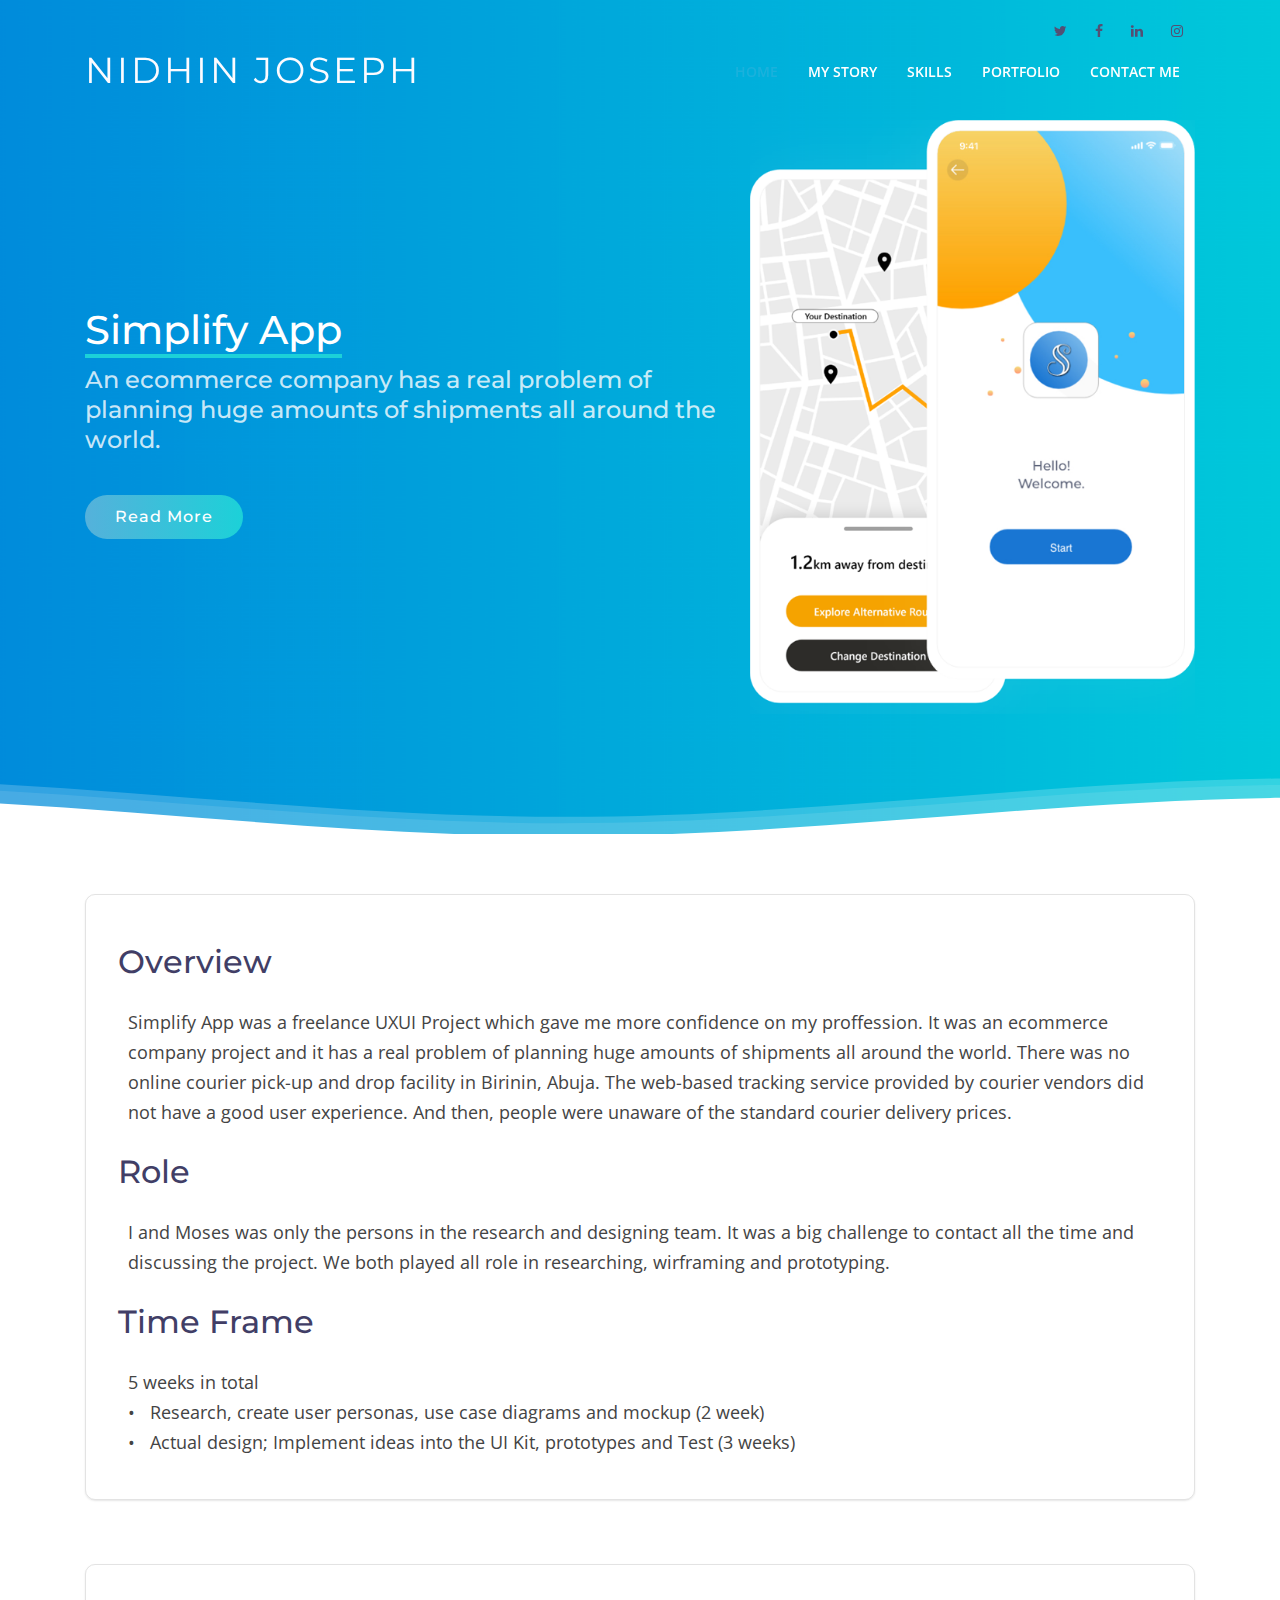
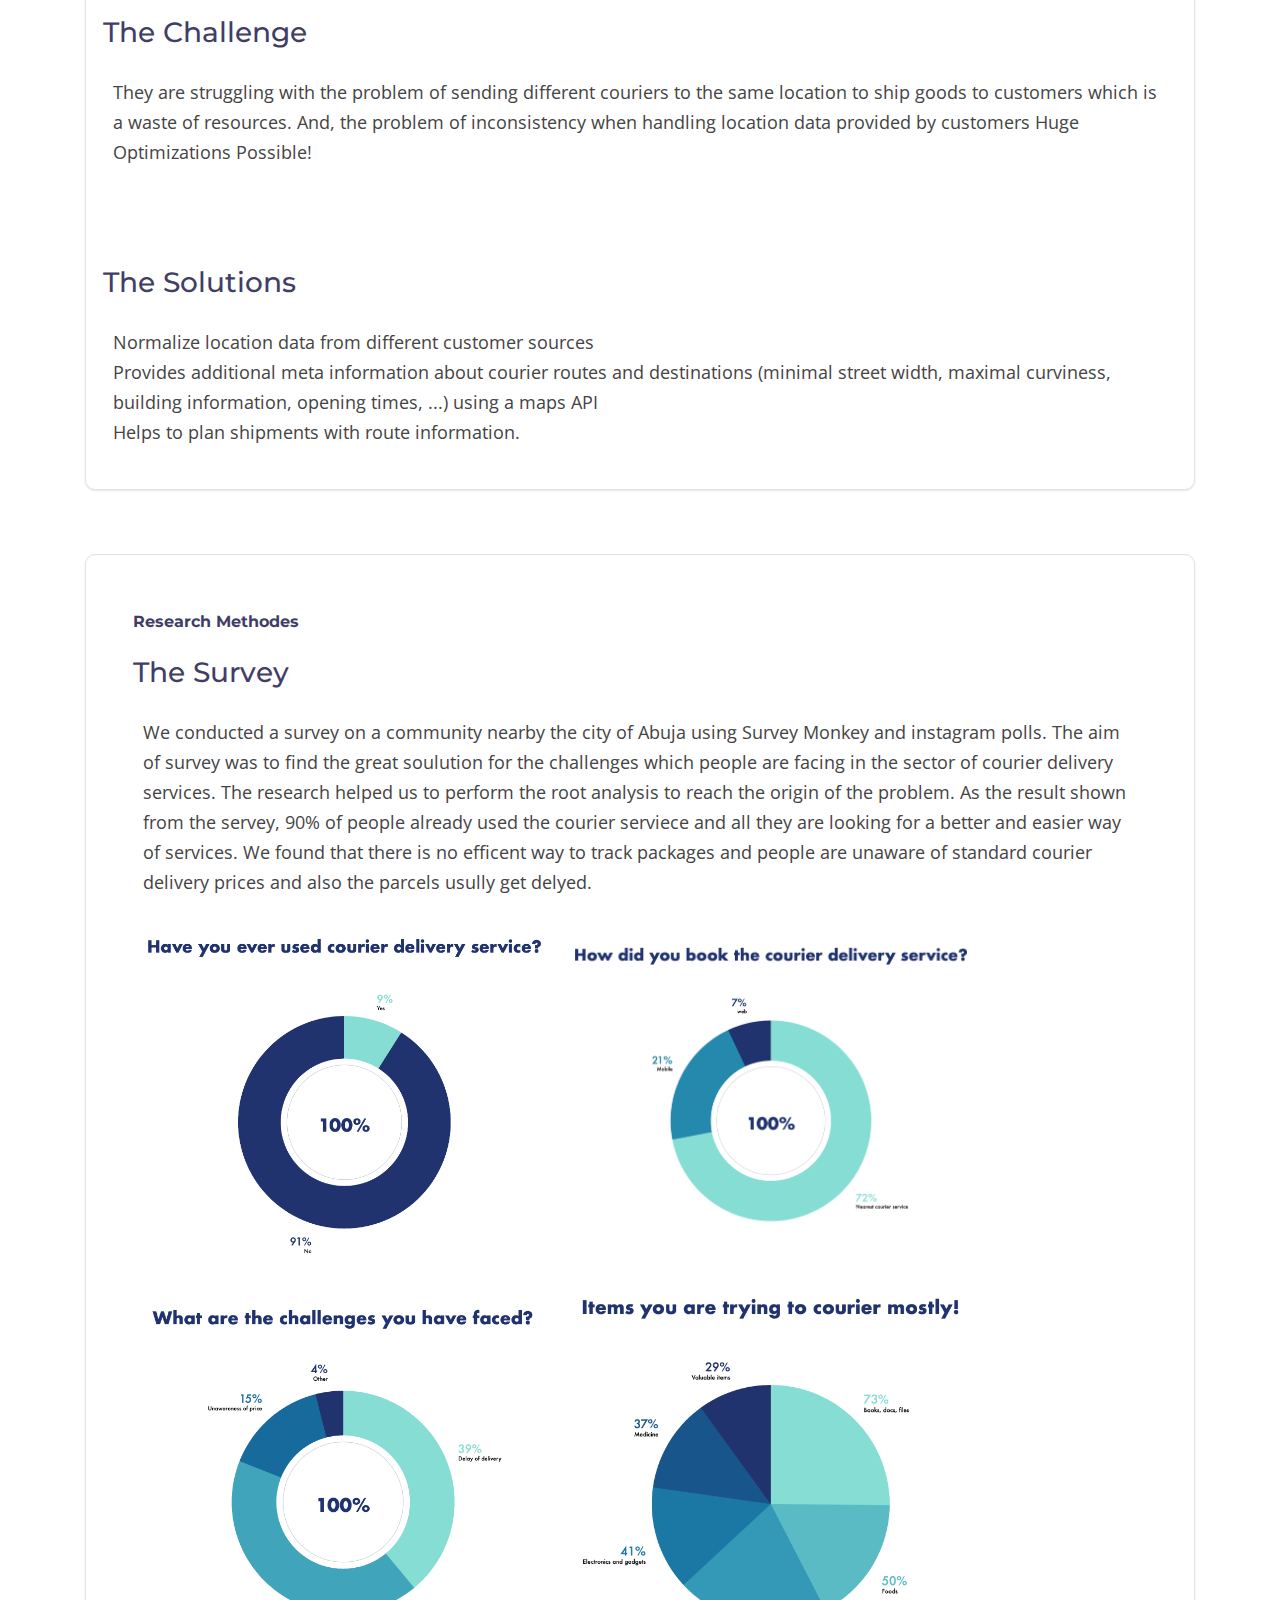
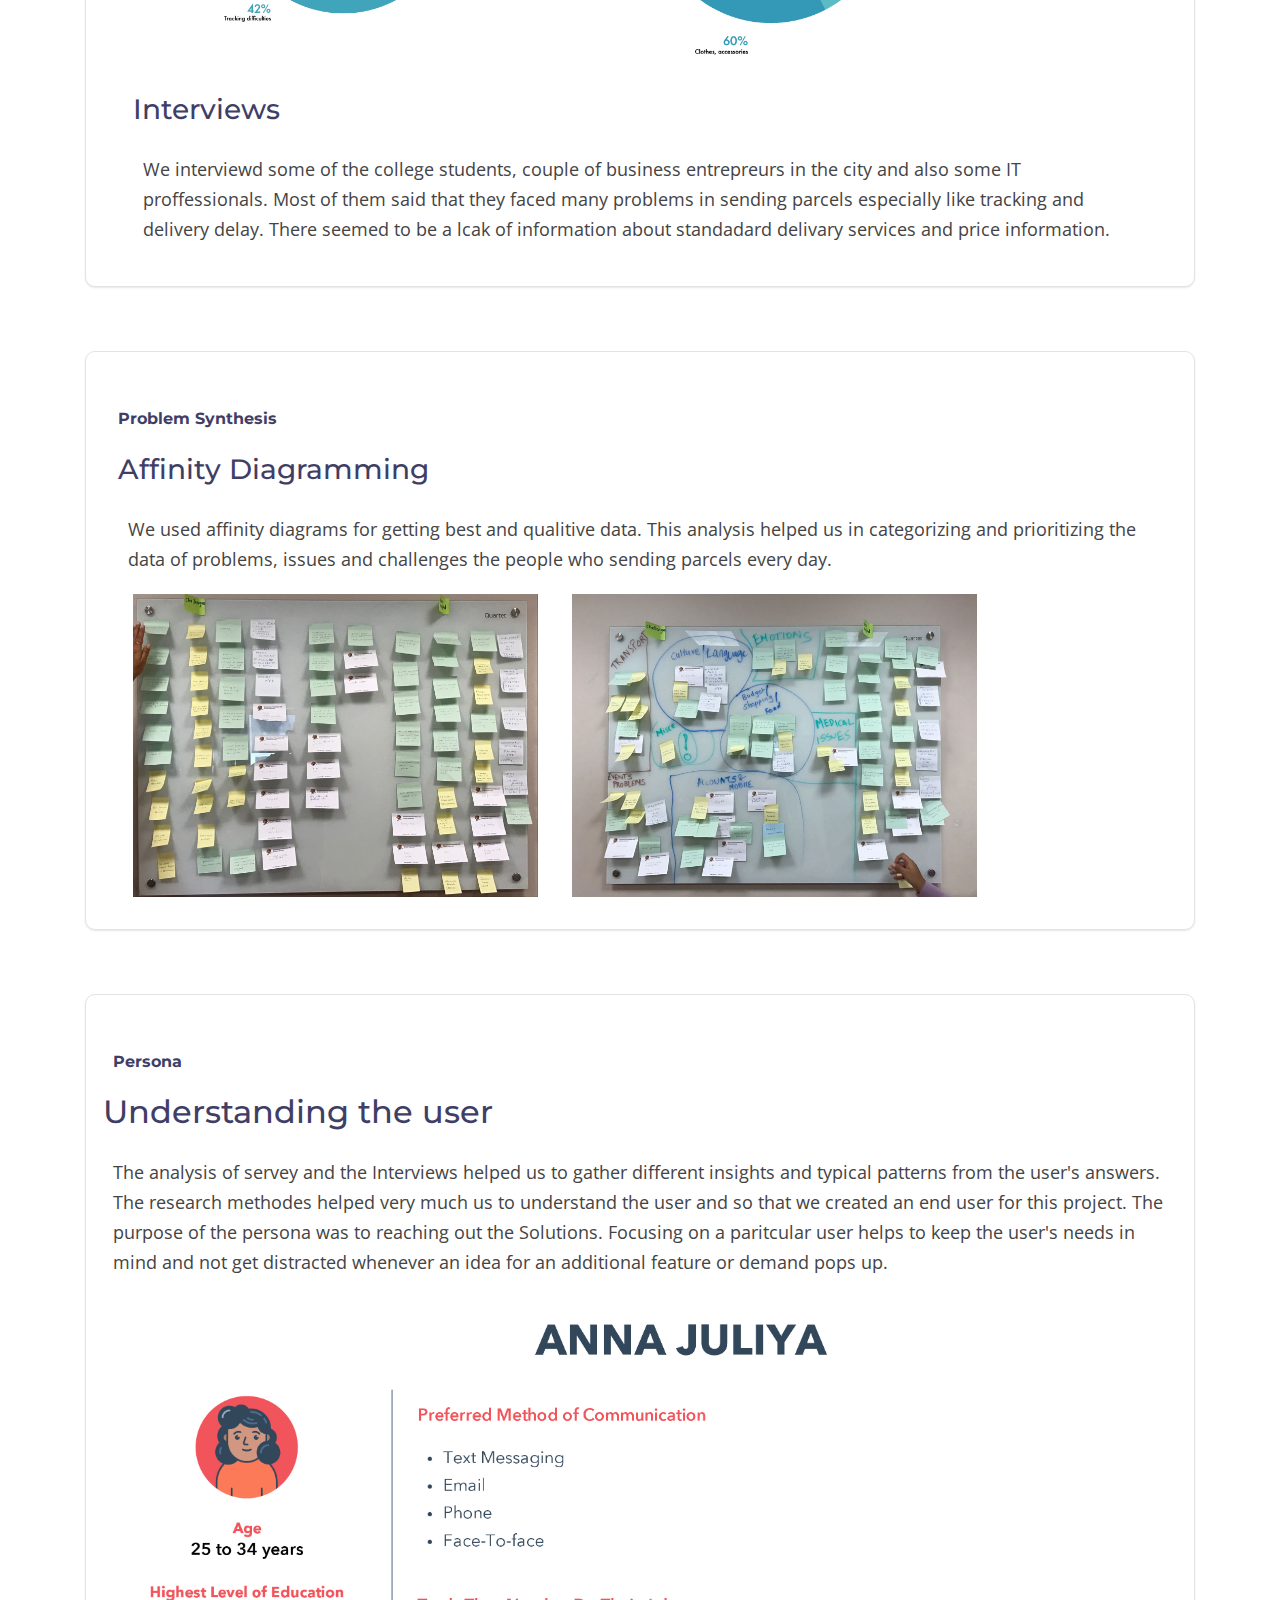
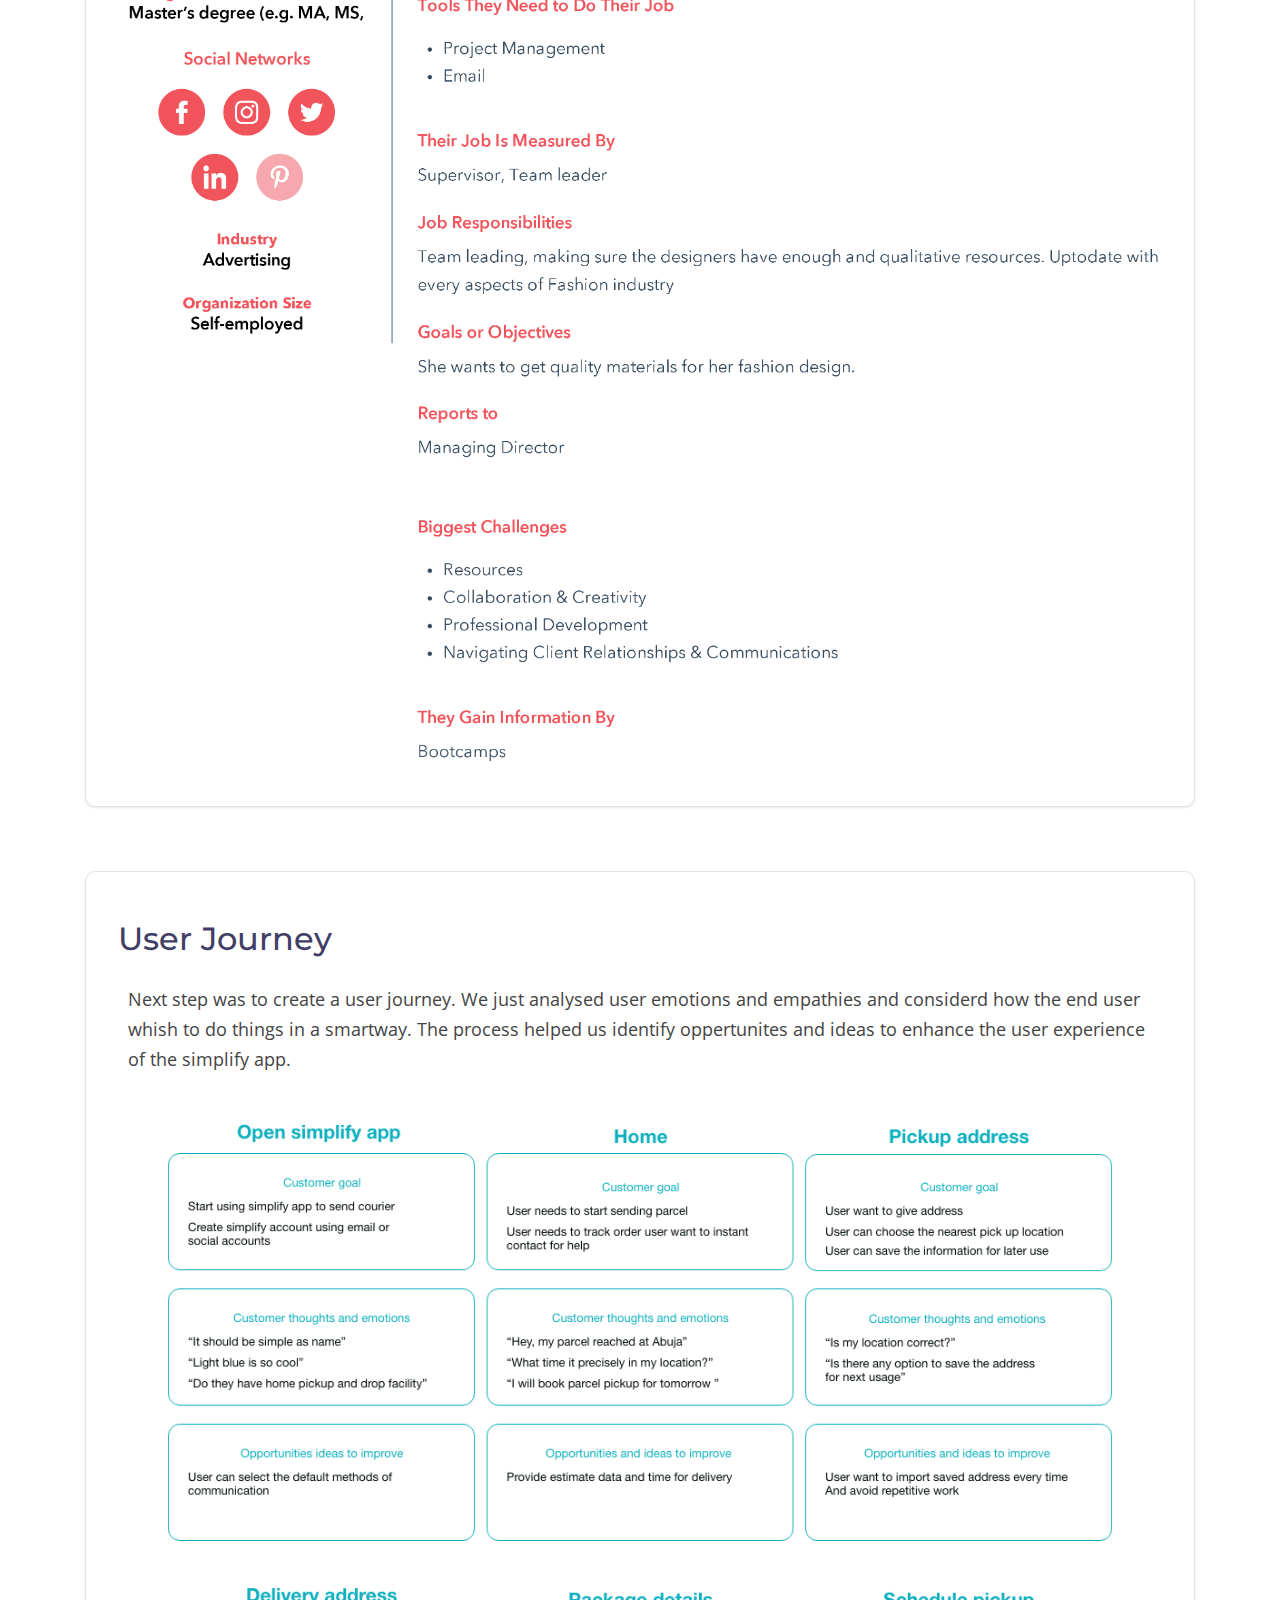
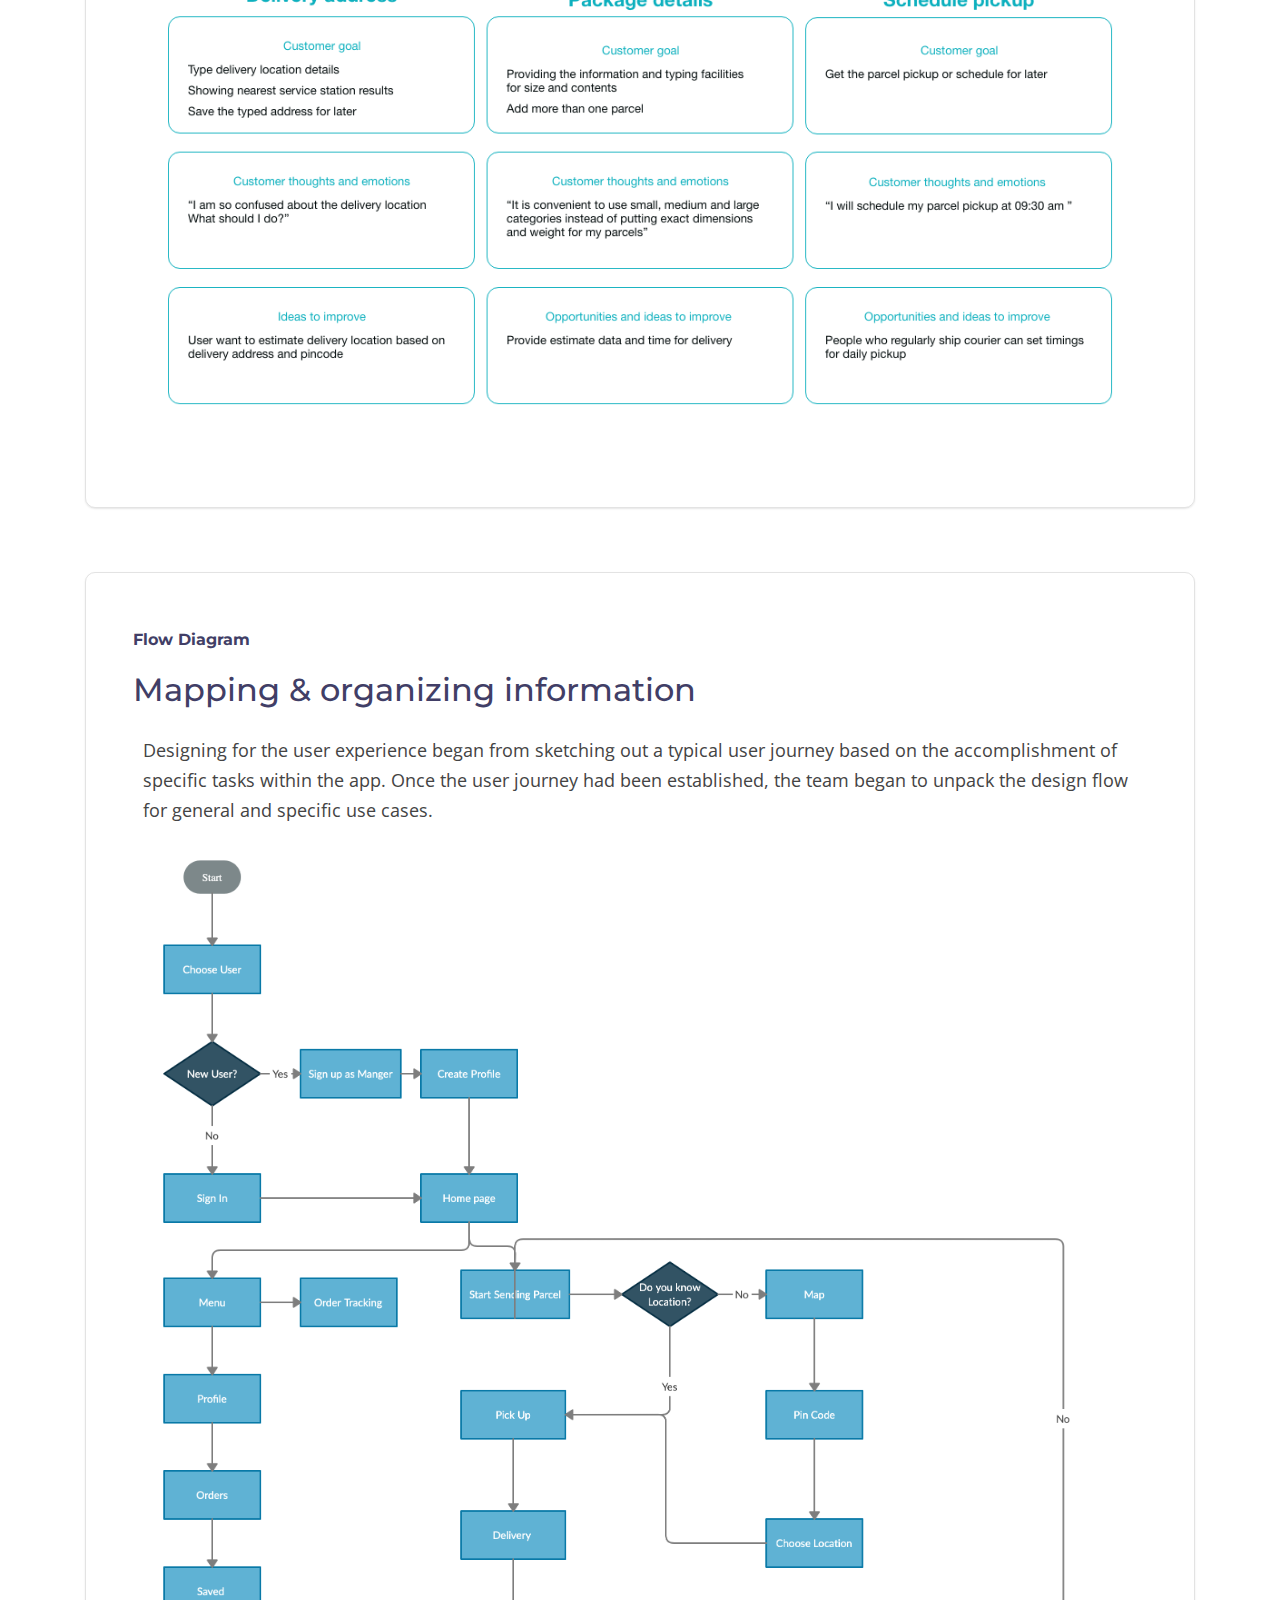
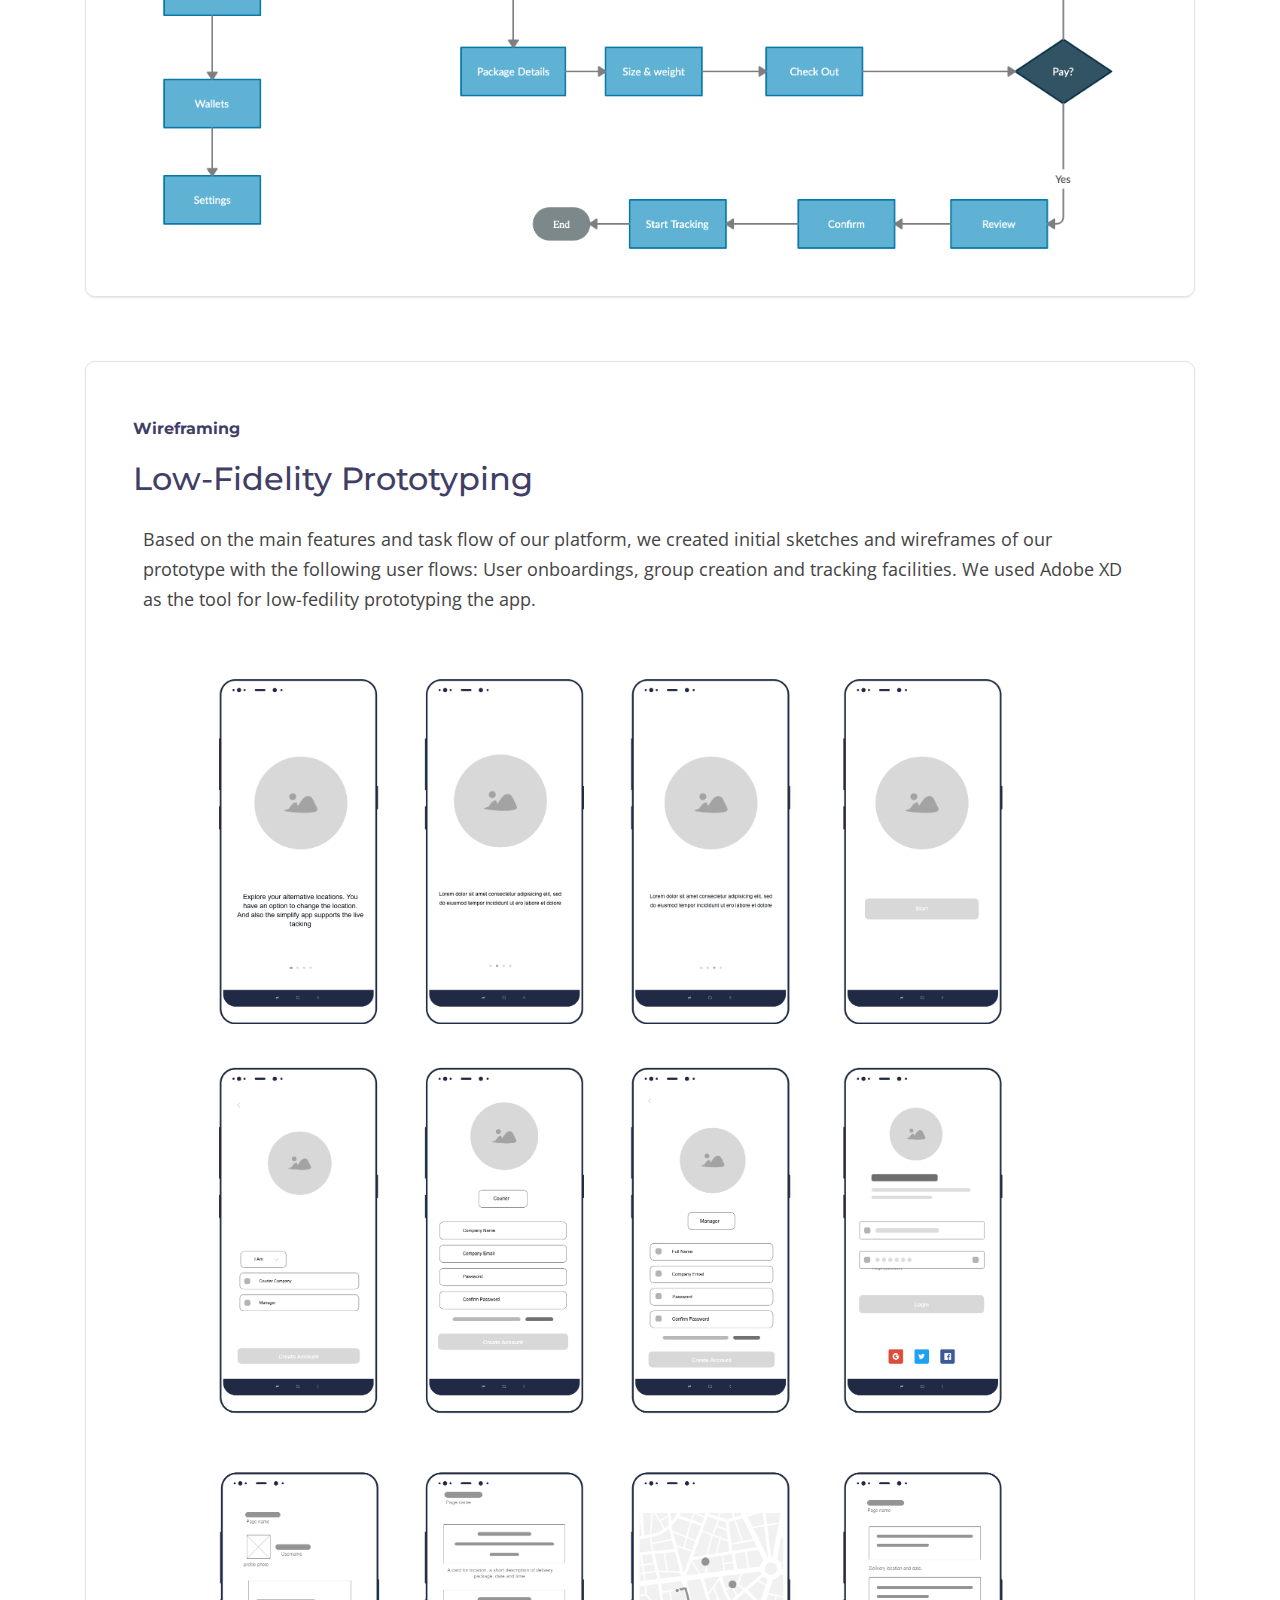
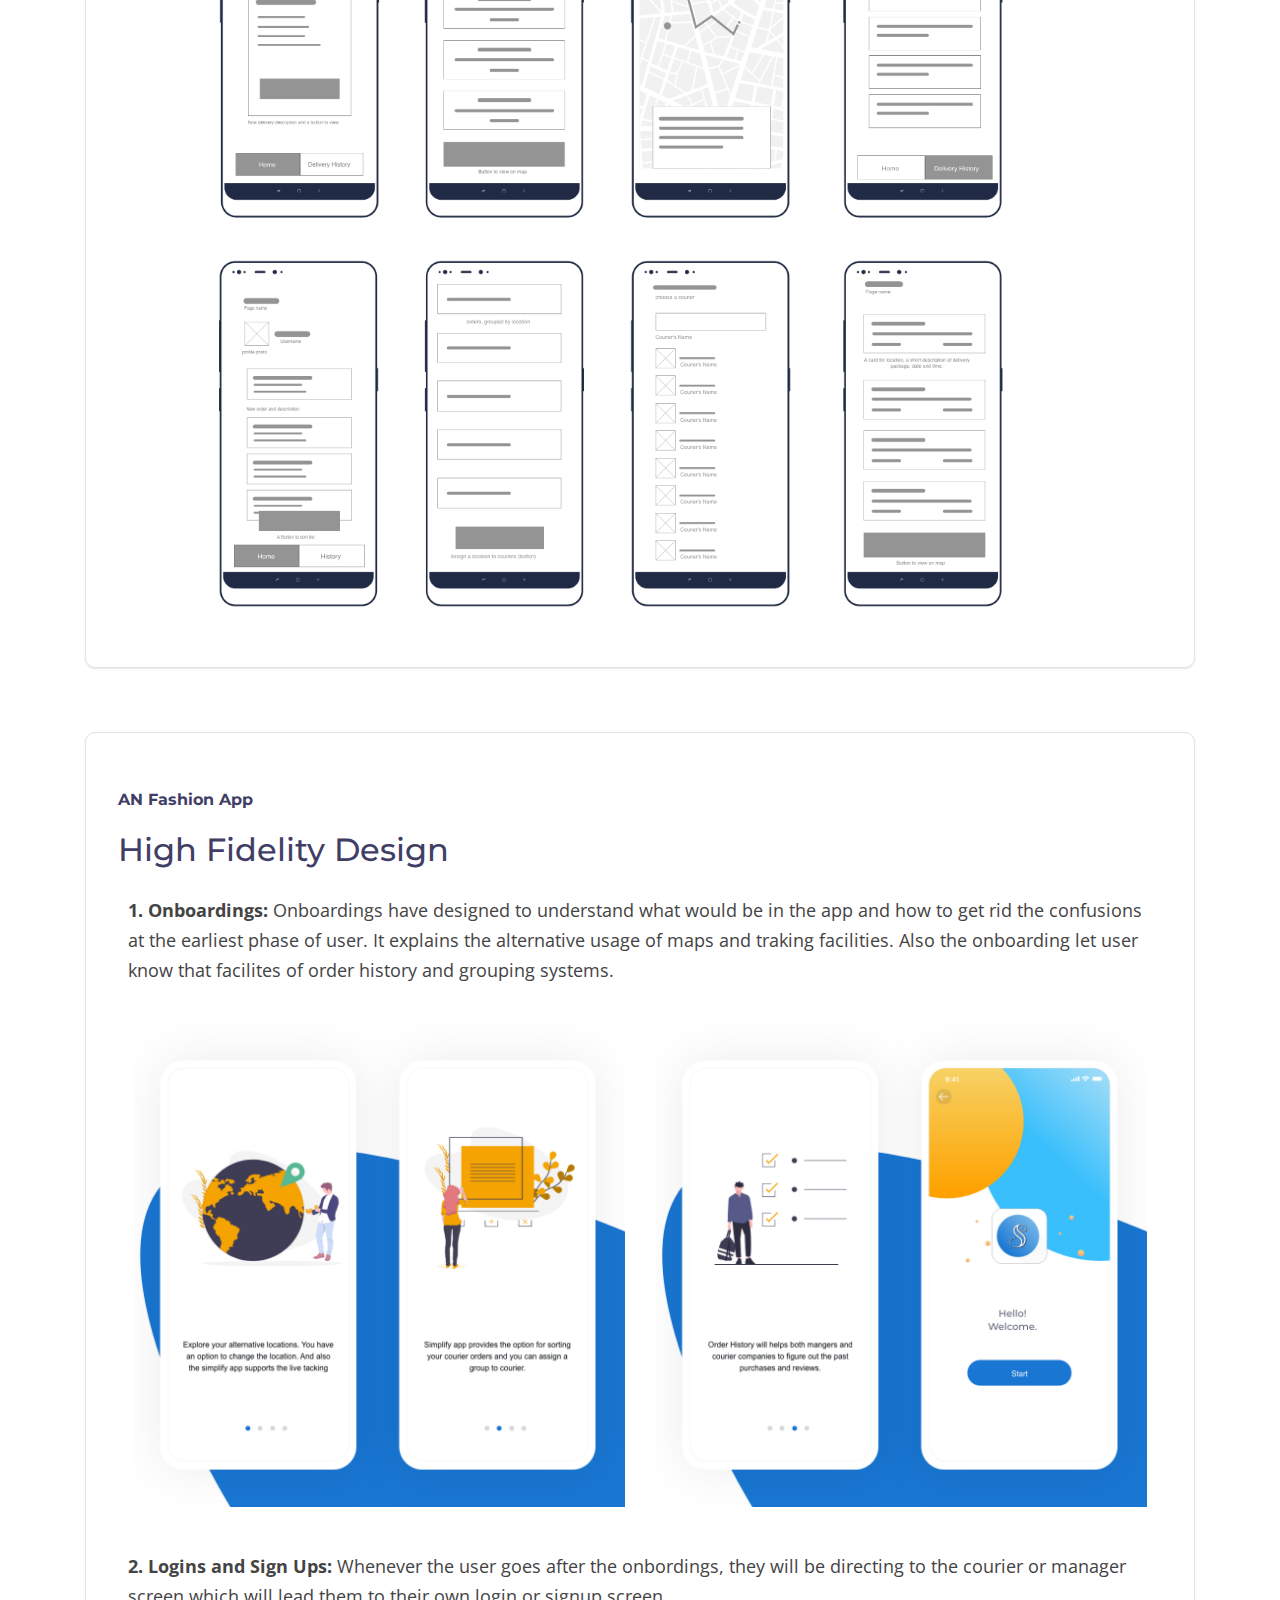
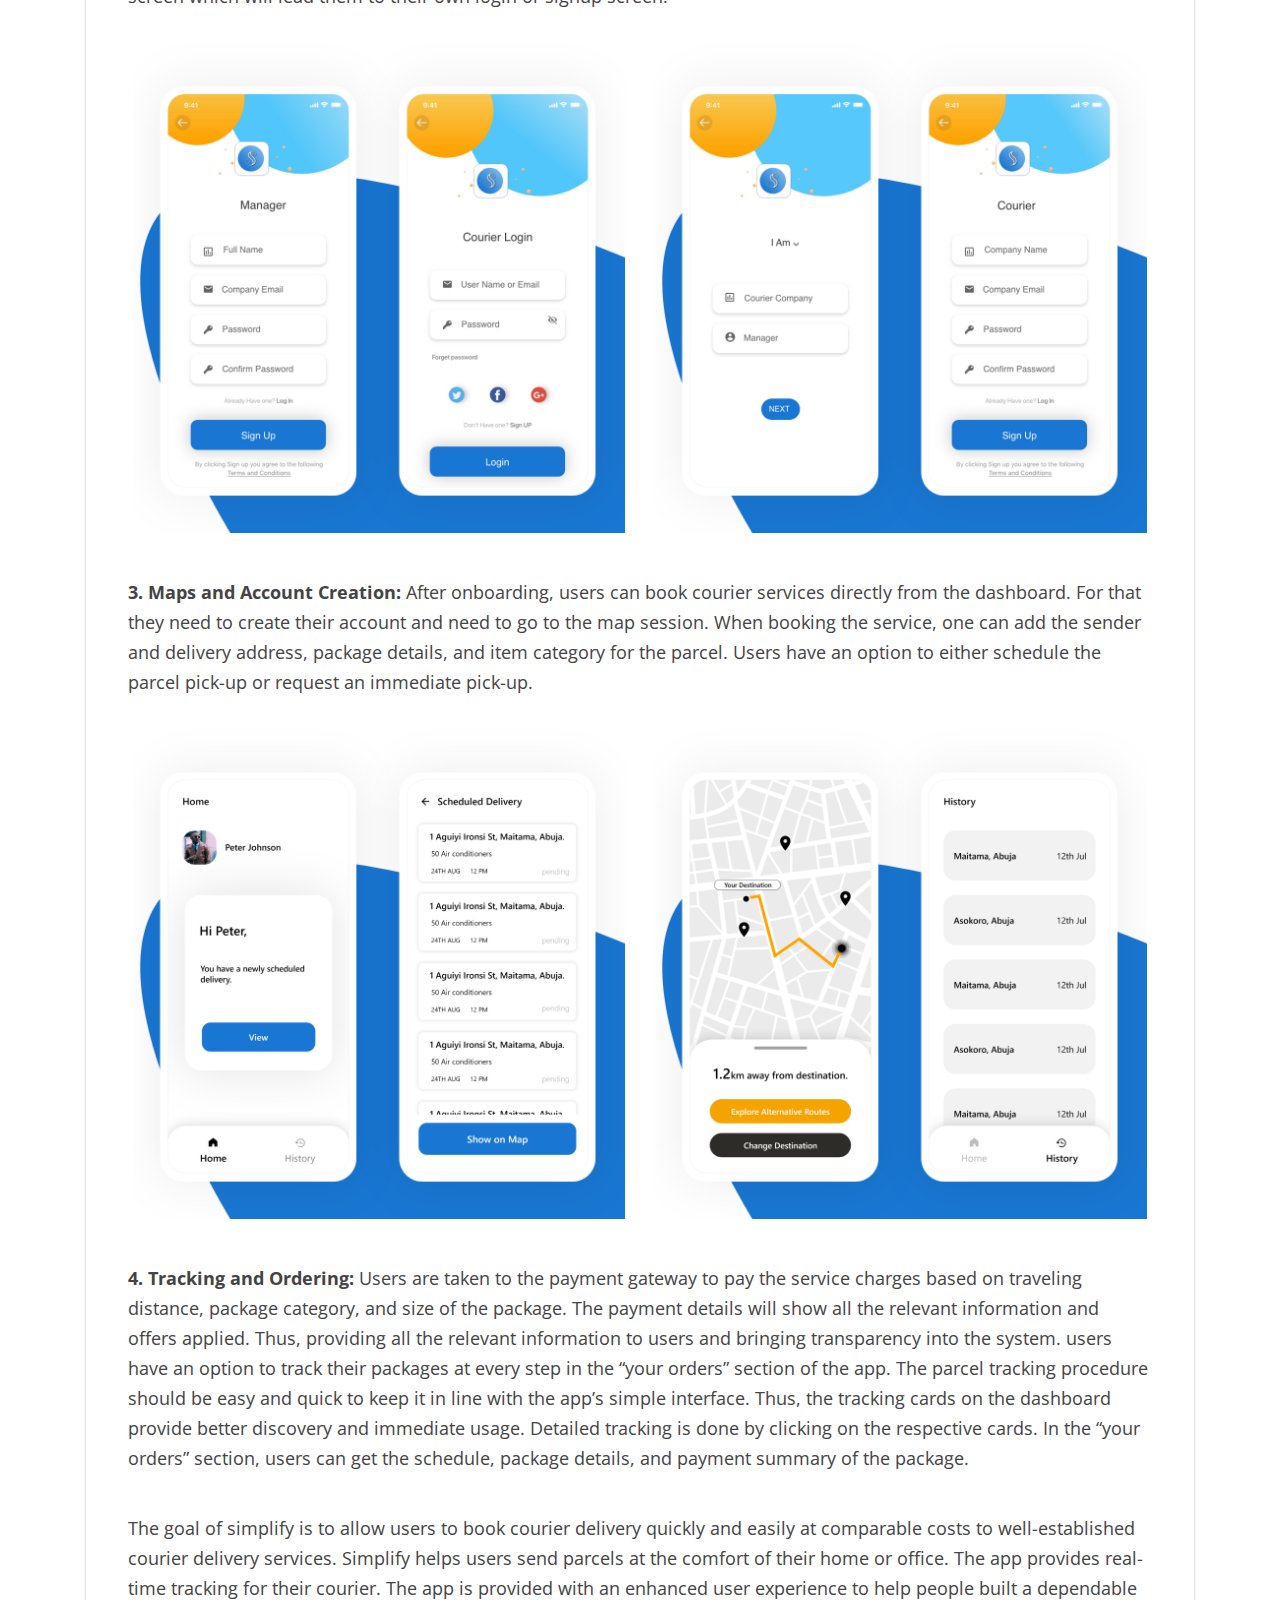
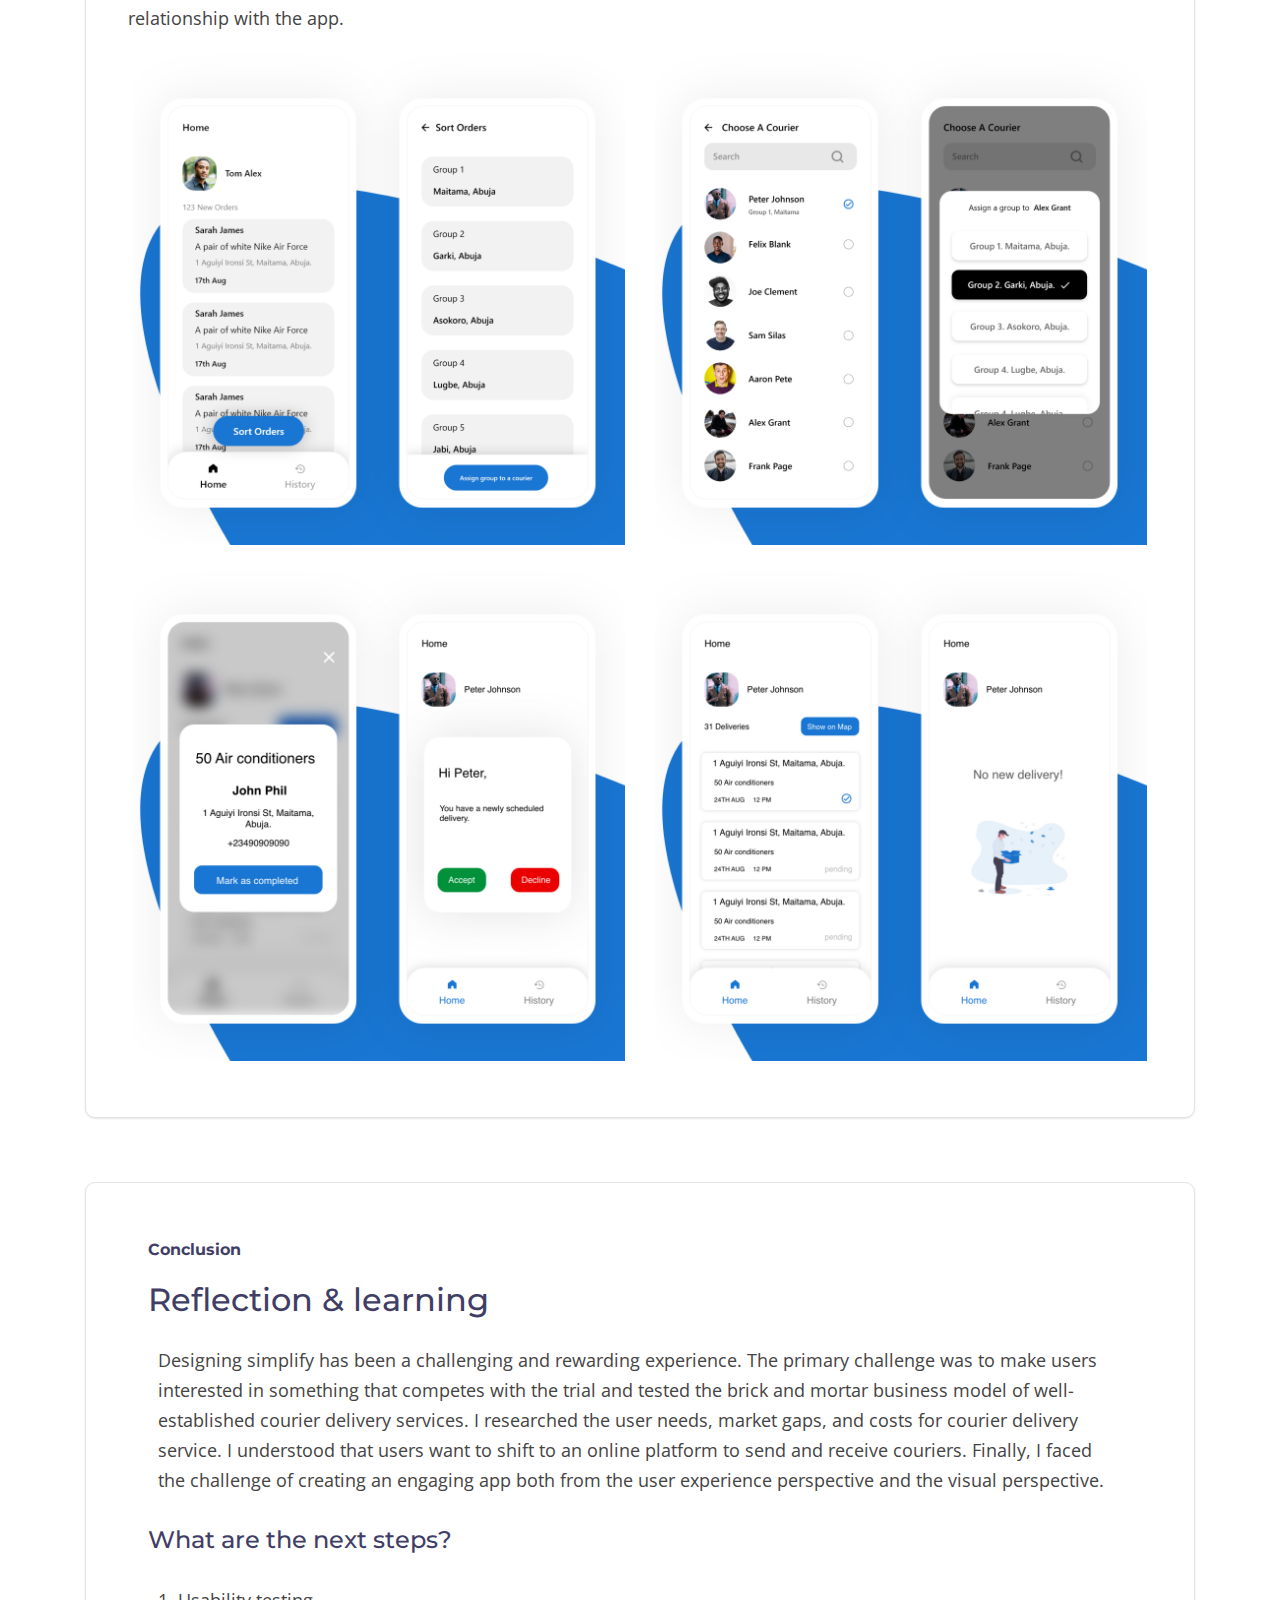
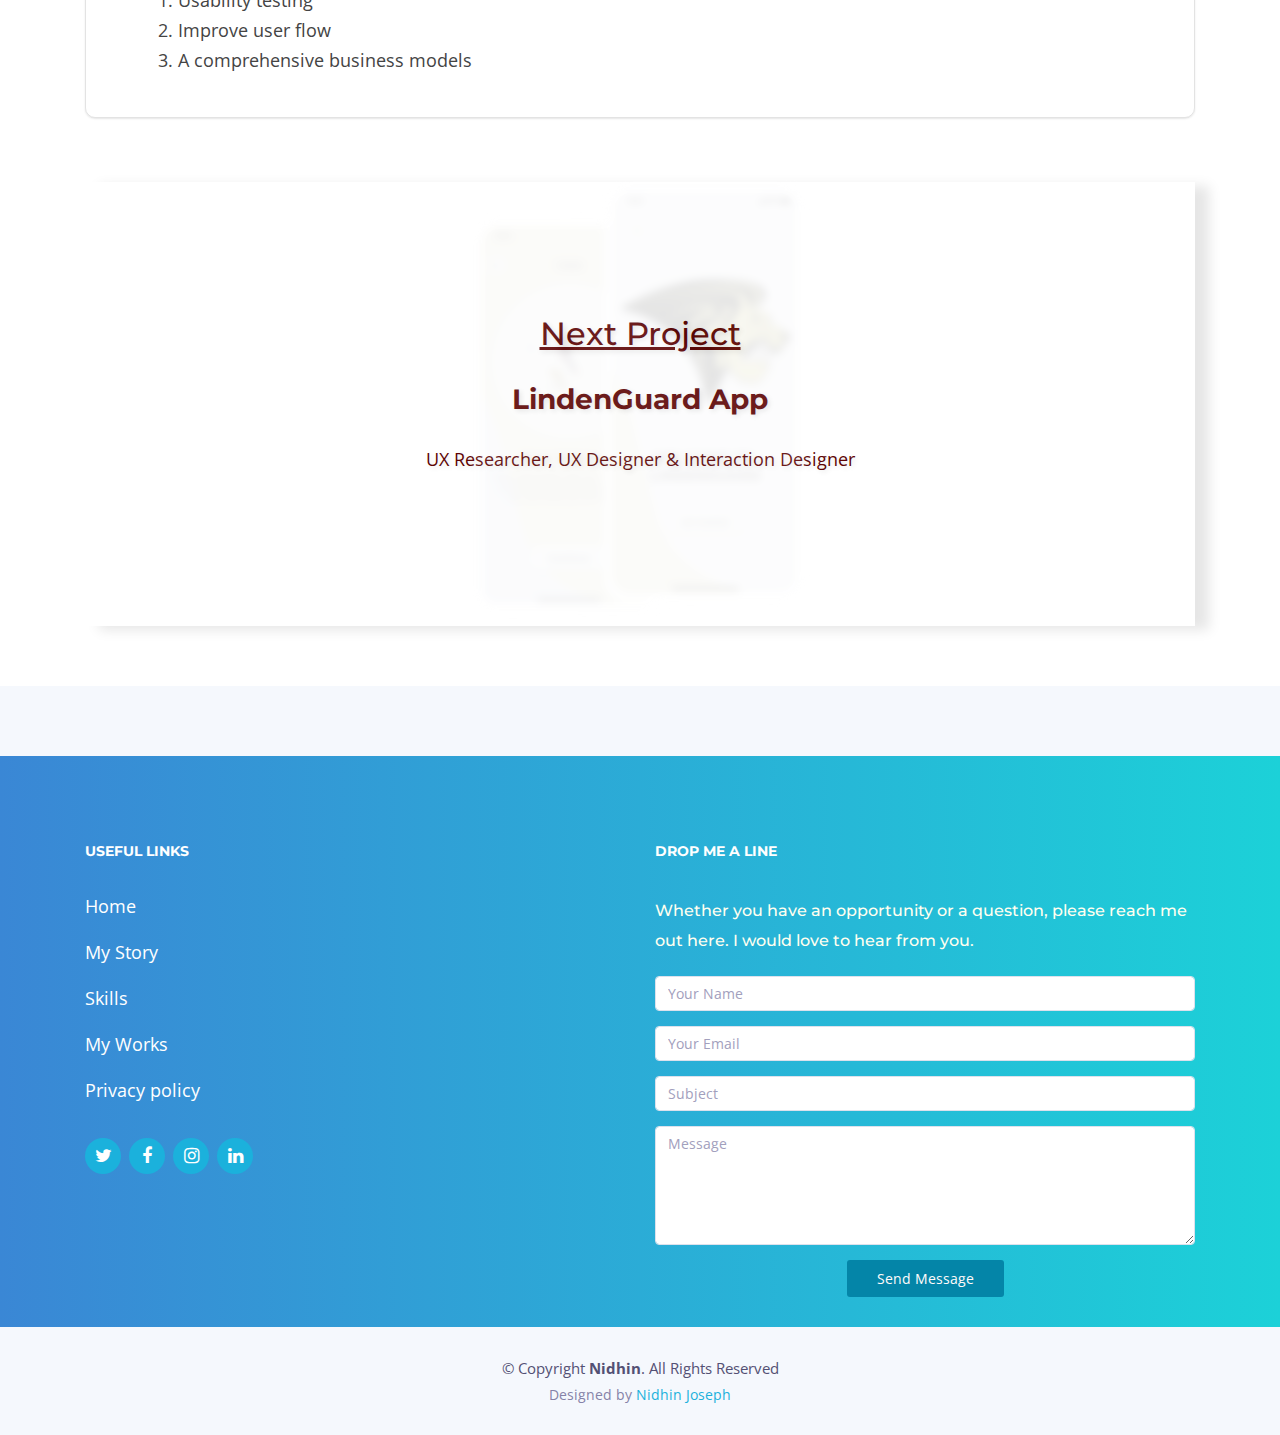
<file: simplify.html>
<!DOCTYPE html>
<html lang="en">

<head>
    <meta charset="utf-8">
    <title>Simplify App</title>
    <meta content="width=device-width, initial-scale=1.0" name="viewport">
    <meta content="" name="keywords">
    <meta content="" name="description">

    <!-- Favicons -->
    <link href="img/favicon.png" rel="icon">
    <link href="img/apple-touch-icon.png" rel="apple-touch-icon">

    <!-- Google Fonts -->
    <link href="https://fonts.googleapis.com/css?family=Open+Sans:300,300i,400,400i,500,600,700,700i|Montserrat:300,400,500,600,700" rel="stylesheet">

    <!-- Bootstrap CSS File -->
    <link href="lib/bootstrap/css/bootstrap.min.css" rel="stylesheet">

    <!-- Libraries CSS Files -->
    <link href="lib/font-awesome/css/font-awesome.min.css" rel="stylesheet">
    <link href="lib/animate/animate.min.css" rel="stylesheet">
    <link href="lib/ionicons/css/ionicons.min.css" rel="stylesheet">
    <link href="lib/owlcarousel/assets/owl.carousel.min.css" rel="stylesheet">
    <link href="lib/lightbox/css/lightbox.min.css" rel="stylesheet">

    <!-- Main Stylesheet File -->
    <link href="css/simplify.css" rel="stylesheet">
    <link href="css/details.css" rel="stylesheet">


    <!-- =======================================================
    Theme Name: Rapid
    Theme URL: https://bootstrapmade.com/rapid-multipurpose-bootstrap-business-template/
    Author: BootstrapMade.com
    License: https://bootstrapmade.com/license/
  ======================================================= -->
</head>


<body>
    <!--==========================
  Header
  ============================-->
    <header id="header">

        <div id="topbar">
            <div class="container">
                <div class="social-links">
                    <a href="#" class="twitter"><i class="fa fa-twitter"></i></a>
                    <a href="#" class="facebook"><i class="fa fa-facebook"></i></a>
                    <a href="#" class="linkedin"><i class="fa fa-linkedin"></i></a>
                    <a href="#" class="instagram"><i class="fa fa-instagram"></i></a>
                </div>
            </div>
        </div>

        <div class="container">

            <div class="logo float-left">
                <!-- Uncomment below if you prefer to use an image logo -->
                <h1 class="text-light"><a href="#intro" class="scrollto"><span>Nidhin Joseph</span></a></h1>
                <!-- <a href="#header" class="scrollto"><img src="img/logo.png" alt="" class="img-fluid"></a> -->
            </div>

            <nav class="main-nav float-right d-none d-lg-block">
                <ul>
                    <li class="active"><a href="index.html">Home</a></li>
                    <li><a href="index.html#about">My Story</a></li>
                    <li><a href="index.html#services">Skills</a></li>
                    <li><a href="index.html#portfolio">Portfolio</a></li>
                    <li><a href="#footer">Contact Me</a></li>
                </ul>
            </nav>
    </header>
    <!-- ======= Hero Section ======= -->
    <section id="hero">

        <div class="container">

            <div class="row">


                <div class="col-lg-7 pt-5 pt-lg-0 order-2 order-lg-1 d-flex align-items-center">
                    <div data-aos="zoom-out">
                        <h1> <span>Simplify App</span></h1>
                        <h2>An ecommerce company has a real problem of planning huge amounts of shipments all around the world. </h2>
                        <div class="text-center text-lg-left">
                            <a href="#one" class="btn-get-started scrollto">Read More</a>
                        </div>
                    </div>
                </div>
                <div class="col-lg-5 order-1 order-lg-2 hero-img" data-aos="zoom-out" data-aos-delay="300">
                    <img src="img/hero-img-simplfy.png" class="img-fluid animated" alt="">
                </div>
            </div>
        </div>

        <svg class="hero-waves" xmlns="http://www.w3.org/2000/svg" xmlns:xlink="http://www.w3.org/1999/xlink" viewBox="0 24 150 28 " preserveAspectRatio="none">
      <defs>
        <path id="wave-path" d="M-160 44c30 0 58-18 88-18s 58 18 88 18 58-18 88-18 58 18 88 18 v44h-352z">
      </defs>
      <g class="wave1">
        <use xlink:href="#wave-path" x="50" y="3" fill="rgba(255,255,255, .1)">
      </g>
      <g class="wave2">
        <use xlink:href="#wave-path" x="50" y="0" fill="rgba(255,255,255, .2)">
      </g>
      <g class="wave3">
        <use xlink:href="#wave-path" x="50" y="9" fill="#fff">
      </g>
    </svg>

    </section>
    <!-- End Hero -->
    <!-- One -->
    <section id="one" class="wrapper style1 special">
        <div class=" container">
            <div class=" box col-md-12">

                <h2>Overview</h2>
                <p>Simplify App was a freelance UXUI Project which gave me more confidence on my proffession. It was an ecommerce company project and it has a real problem of planning huge amounts of shipments all around the world. There was no online courier
                    pick-up and drop facility in Birinin, Abuja. The web-based tracking service provided by courier vendors did not have a good user experience. And then, people were unaware of the standard courier delivery prices. </p>
                <h2>Role</h2>
                <p>I and Moses was only the persons in the research and designing team. It was a big challenge to contact all the time and discussing the project. We both played all role in researching, wirframing and prototyping. </p>
                <h2>Time Frame</h2>
                <p>5 weeks in total <br> • &nbsp; Research, create user personas, use case diagrams and mockup (2 week) <br> • &nbsp; Actual design; Implement ideas into the UI Kit, prototypes and Test (3 weeks)</p>
            </div>
            <div class=" box container-fluid" class="col-md-12">
                <div class="row ">

                    <h3 class="boxhead">The Challenge</h3>
                    <p> They are struggling with the problem of sending different couriers to the same location to ship goods to customers which is a waste of resources. And, the problem of inconsistency when handling location data provided by customers Huge
                        Optimizations Possible!

                        <br>&nbsp;
                        <br>&nbsp;
                    </p>


                    <h3 class="boxhead">The Solutions</h3>
                    <p>Normalize location data from different customer sources <br> Provides additional meta information about courier routes and destinations (minimal street width, maximal curviness, building information, opening times, ...) using a maps
                        API <br> Helps to plan shipments with route information.
                    </p>

                </div>
            </div>
            <div class="box col-md-12">
                <div class="col-md-12">
                    <h6><b> Research Methodes</b></h6>
                    <h3>The Survey</h3>
                    <p>We conducted a survey on a community nearby the city of Abuja using Survey Monkey and instagram polls. The aim of survey was to find the great soulution for the challenges which people are facing in the sector of courier delivery services.
                        The research helped us to perform the root analysis to reach the origin of the problem. As the result shown from the servey, 90% of people already used the courier serviece and all they are looking for a better and easier way of
                        services. We found that there is no efficent way to track packages and people are unaware of standard courier delivery prices and also the parcels usully get delyed.
                    </p>
                    <img class="col-md-5" src="/img/1png.png " alt=" ">
                    <img class="col-md-5" src="/img/2.png " alt=" ">
                    <img class="col-md-5" src="/img/3.png " alt=" ">
                    <img class="col-md-5" src="/img/4.png " alt=" ">


                    <h3>Interviews</h3>
                    <p>We interviewd some of the college students, couple of business entrepreurs in the city and also some IT proffessionals. Most of them said that they faced many problems in sending parcels especially like tracking and delivery delay.
                        There seemed to be a lcak of information about standadard delivary services and price information.
                    </p>


                </div>

            </div>



            <div class="box col-md-12 ">

                <h6> <b> Problem Synthesis</b></h6>
                <h3>Affinity Diagramming </h3>

                <p>We used affinity diagrams for getting best and qualitive data. This analysis helped us in categorizing and prioritizing the data of problems, issues and challenges the people who sending parcels every day.</p>
                <img class="col-md-5" src="/img/af1.jpg " alt=" ">
                <img class="col-md-5" src="/img/af2.jpg" alt=" ">
            </div>
            <div class="box col-md-12 " class="container-fluid ">
                <div class="row ">
                    <div>
                        <h6><b> &nbsp; Persona</b> </h6>
                        <h2>Understanding the user</h2>
                        <p class="des "> The analysis of servey and the Interviews helped us to gather different insights and typical patterns from the user's answers. The research methodes helped very much us to understand the user and so that we created an end user
                            for this project. The purpose of the persona was to reaching out the Solutions. Focusing on a paritcular user helps to keep the user's needs in mind and not get distracted whenever an idea for an additional feature or demand
                            pops up.
                        </p>
                        <img class="persona " src="/img/anna.jpg " alt=" ">
                    </div>
                </div>
            </div>

            <div class="box col-md-12 ">



                <h2>User Journey</h2>

                <p> Next step was to create a user journey. We just analysed user emotions and empathies and considerd how the end user whish to do things in a smartway. The process helped us identify oppertunites and ideas to enhance the user experience
                    of the simplify app.</p>

                <img class="persona " src="/img/jny.png" alt=" ">

            </div>


            <div class="box col-md-12 " class="row ">
                <div class="container ">

                    <h6 class="sec-title "><b>Flow Diagram</b></h6>
                    <h2 class="head1 ">Mapping & organizing information</h2>
                    <p class="des ">Designing for the user experience began from sketching out a typical user journey based on the accomplishment of specific tasks within the app. Once the user journey had been established, the team began to unpack the design flow for
                        general and specific use cases.
                    </p>
                    <div class="col-md-12 ">
                        <img class="diagrm " src="img/Simflow.png ">

                    </div>

                </div>
            </div>
            <div class="box col-md-12" class="row">
                <div class="container">

                    <h6 class="sec-title "><b>Wireframing</b></h6>
                    <h2 class="head1 ">Low-Fidelity Prototyping</h2>
                    <p>Based on the main features and task flow of our platform, we created initial sketches and wireframes of our prototype with the following user flows: User onboardings, group creation and tracking facilities. We used Adobe XD as the
                        tool for low-fedility prototyping the app.</p>
                    <img id="sketch" src="/img/Wire.png " alt=" ">

                </div>

            </div>
            <div class="box col-md-12 ">
                <div class="container ">
                    <div class="row ">
                        <div>
                            <h6><b>AN Fashion App</b></h6>
                            <h2 class="head1 ">High Fidelity Design</h2>
                            <p class="des " style="margin-top: 10px; margin-bottom: 20px;"> <b>1. Onboardings: </b> Onboardings have designed to understand what would be in the app and how to get rid the confusions at the earliest phase of user. It explains the alternative usage of maps and traking facilities. Also
                                the onboarding let user know that facilites of order history and grouping systems.
                            </p>
                        </div>
                        <div class="col-lg-6 col-md-4 col-6 ">
                            <a href="# " class="d-block mb-4 h-100 ">
                                <img class="img-fluid " src="/img/portfolio/Smy01.png " alt=" ">

                            </a>
                        </div>
                        <div class="col-lg-6 col-md-4 col-6 ">
                            <a href="# " class="d-block mb-4 h-100 ">
                                <img class="img-fluid " src="/img/portfolio/Smy02.png " alt=" ">
                            </a>
                        </div>
                        <p class="des " style="margin-top: 10px; margin-bottom: 20px;"> <b>2. Logins and Sign Ups: </b> Whenever the user goes after the onbordings, they will be directing to the courier or manager screen which will lead them to their own login or signup screen.
                        </p>
                        <div class="col-lg-6 col-md-4 col-6 ">
                            <a href="# " class="d-block mb-4 h-100 ">
                                <img class="img-fluid " src="/img/portfolio/Smy03.png " alt=" ">
                            </a>
                        </div>
                        <div class="col-lg-6 col-md-4 col-6 ">
                            <a href="# " class="d-block mb-4 h-100 ">
                                <img class="img-fluid " src="/img/portfolio/Smy04.png " alt=" ">
                            </a>
                        </div>
                        <p class="des " style="margin-top: 10px; margin-bottom: 20px;"> <b>3. Maps and Account Creation: </b> After onboarding, users can book courier services directly from the dashboard. For that they need to create their account and need to go to the map session. When booking the service, one can
                            add the sender and delivery address, package details, and item category for the parcel. Users have an option to either schedule the parcel pick-up or request an immediate pick-up.
                        </p>
                        <div class="col-lg-6 col-md-4 col-6 ">
                            <a href="# " class="d-block mb-4 h-100 ">
                                <img class="img-fluid " src="/img/portfolio/Smy05.png " alt=" ">
                            </a>
                        </div>
                        <div class="col-lg-6 col-md-4 col-6 ">
                            <a href="# " class="d-block mb-4 h-100 ">
                                <img class="img-fluid " src="/img/portfolio/Smy06.png" alt=" ">
                            </a>
                        </div>
                        <p class="des " style="margin-top: 10px; margin-bottom: 20px;"> <b>4. Tracking and Ordering: </b> Users are taken to the payment gateway to pay the service charges based on traveling distance, package category, and size of the package. The payment details will show all the relevant information
                            and offers applied. Thus, providing all the relevant information to users and bringing transparency into the system. users have an option to track their packages at every step in the “your orders” section of the app. The parcel
                            tracking procedure should be easy and quick to keep it in line with the app’s simple interface. Thus, the tracking cards on the dashboard provide better discovery and immediate usage. Detailed tracking is done by clicking on
                            the respective cards. In the “your orders” section, users can get the schedule, package details, and payment summary of the package.
                        </p>
                        <p>
                            The goal of simplify is to allow users to book courier delivery quickly and easily at comparable costs to well-established courier delivery services. Simplify helps users send parcels at the comfort of their home or office. The app provides real-time
                            tracking for their courier. The app is provided with an enhanced user experience to help people built a dependable relationship with the app.
                        </p>
                        <div class="col-lg-6 col-md-4 col-6 ">
                            <a href="# " class="d-block mb-4 h-100 ">
                                <img class="img-fluid " src="/img/portfolio/Smy07.png " alt=" ">
                            </a>
                        </div>
                        <div class="col-lg-6 col-md-4 col-6 ">
                            <a href="# " class="d-block mb-4 h-100 ">
                                <img class="img-fluid " src="/img/portfolio/Smy08.png" alt=" ">
                            </a>
                        </div>

                        <div class="col-lg-6 col-md-4 col-6 ">
                            <a href="# " class="d-block mb-4 h-100 ">
                                <img class="img-fluid " src="/img/portfolio/Smy09.png " alt=" ">
                            </a>
                        </div>
                        <div class="col-lg-6 col-md-4 col-6 ">
                            <a href="# " class="d-block mb-4 h-100 ">
                                <img class="img-fluid " src="/img/portfolio/Smy10.png " alt=" ">
                            </a>
                        </div>
                    </div>
                </div>
            </div>

            <div class="row col-md-12 box ">
                <div class="container">
                    <div class="col-md-12 col-md-offset-2">
                        <h6 class="sec-title"><b>Conclusion</b></h6>
                        <h2 class="head1">Reflection & learning</h2>
                        <p class="des"> Designing simplify has been a challenging and rewarding experience. The primary challenge was to make users interested in something that competes with the trial and tested the brick and mortar business model of well-established
                            courier delivery services. I researched the user needs, market gaps, and costs for courier delivery service. I understood that users want to shift to an online platform to send and receive couriers. Finally, I faced the challenge
                            of creating an engaging app both from the user experience perspective and the visual perspective.
                        </p>
                        <h4>What are the next steps?</h4>
                        <p>
                            1. Usability testing <br> 2. Improve user flow <br> 3. A comprehensive business models</p>
                    </div>
                </div>
            </div>
            <div class="next-project goapppet">
                <a href="lindenwood.html">

                    <div class="description">
                        <div class="description-next">
                            <h2>Next Project</h2>
                            <h3><strong>LindenGuard App</strong></h3>
                            <p>UX Researcher, UX Designer & Interaction Designer</p>
                            </p>
                        </div>
                    </div>
                    <img src="/img/hero-img-Lin.png" alt="lindenwood.html">
                </a>
            </div>

            <div class="break"></div>
        </div>
        </div>



        </div>


    </section>



    <!--==========================
    Footer
  ============================-->

    <footer id="footer" class="section-bg">
        <div class="footer-top">
            <div class="container">

                <div class="row">

                    <div class="col-lg-6">

                        <div class="row">

                            <div class="col-sm-6">
                                <div class="footer-links">
                                    <h4>Useful Links</h4>
                                    <ul>
                                        <li><a href="#">Home</a></li>
                                        <li><a href="#about">My Story</a></li>
                                        <li><a href="#services">Skills</a></li>
                                        <li><a href="#portfolio">My Works</a></li>
                                        <li><a href="#">Privacy policy</a></li>
                                    </ul>
                                </div>

                                <div class="social-links">
                                    <a href="#" class="twitter"><i class="fa fa-twitter"></i></a>
                                    <a href="https://www.facebook.com/nidhin.joseph.334" class="facebook"><i class="fa fa-facebook"></i></a>
                                    <a href="https://www.instagram.com" class="instagram"><i class="fa fa-instagram"></i></a>
                                    <a href="https://www.linkedin.com/in/nidhin-joseph-50881a188/" class="linkedin"><i class="fa fa-linkedin"></i></a>
                                </div>

                            </div>

                        </div>

                    </div>

                    <div class="col-lg-6">

                        <div class="form">

                            <h4>Drop me a line</h4>
                            <h6 class="foottext">Whether you have an opportunity or a question, please reach me out here. I would love to hear from you. </h6>
                            <form action="" method="post" role="form" class="contactForm">
                                <div class="form-group">
                                    <input type="text" name="name" class="form-control" id="name" placeholder="Your Name" data-rule="minlen:4" data-msg="Please enter at least 4 chars" />
                                    <div class="validation"></div>
                                </div>
                                <div class="form-group">
                                    <input type="email" class="form-control" name="email" id="email" placeholder="Your Email" data-rule="email" data-msg="Please enter a valid email" />
                                    <div class="validation"></div>
                                </div>
                                <div class="form-group">
                                    <input type="text" class="form-control" name="subject" id="subject" placeholder="Subject" data-rule="minlen:4" data-msg="Please enter at least 8 chars of subject" />
                                    <div class="validation"></div>
                                </div>
                                <div class="form-group">
                                    <textarea class="form-control" name="message" rows="5" data-rule="required" data-msg="Please write something for us" placeholder="Message"></textarea>
                                    <div class="validation"></div>
                                </div>

                                <div id="sendmessage">Your message has been sent. Thank you!</div>
                                <div id="errormessage"></div>

                                <div class="text-center"><button type="submit" title="Send Message">Send Message</button></div>
                            </form>
                        </div>

                    </div>



                </div>

            </div>
        </div>

        <div class="container">
            <div class="copyright">
                &copy; Copyright <strong>Nidhin</strong>. All Rights Reserved
            </div>
            <div class="credits">
                <!--
  All the links in the footer should remain intact.
  You can delete the links only if you purchased the pro version.
  Licensing information: https://bootstrapmade.com/license/
  Purchase the pro version with working PHP/AJAX contact form: https://bootstrapmade.com/buy/?theme=Rapid
-->
                Designed by <a href="https://bootstrapmade.com/">Nidhin Joseph</a>
            </div>
        </div>
    </footer>
    <!-- #footer -->

    <a href="#" class="back-to-top"><i class="fa fa-chevron-up"></i></a>
    <!-- Uncomment below i you want to use a preloader -->
    <!-- <div id="preloader"></div> -->

    <!-- JavaScript Libraries -->
    <script src="lib/jquery/jquery.min.js"></script>
    <script src="lib/jquery/jquery-migrate.min.js"></script>
    <script src="lib/bootstrap/js/bootstrap.bundle.min.js"></script>
    <script src="lib/easing/easing.min.js"></script>
    <script src="lib/mobile-nav/mobile-nav.js"></script>
    <script src="lib/wow/wow.min.js"></script>
    <script src="lib/waypoints/waypoints.min.js"></script>
    <script src="lib/counterup/counterup.min.js"></script>
    <script src="lib/owlcarousel/owl.carousel.min.js"></script>
    <script src="lib/isotope/isotope.pkgd.min.js"></script>
    <script src="lib/lightbox/js/lightbox.min.js"></script>
    <!-- Contact Form JavaScript File -->
    <script src="contactform/contactform.js"></script>

    <!-- Template Main Javascript File -->
    <script src="js/main.js"></script>

</body>

</html>
</file>
<file: css/lindenwood.css>
/*
  Theme Name: Rapid
  Theme URL: https://bootstrapmade.com/rapid-multipurpose-bootstrap-business-template/
  Author: BootstrapMade.com
  License: https://bootstrapmade.com/license/
*/


/*--------------------------------------------------------------
# General
--------------------------------------------------------------*/

body {
    margin: 0px;
    background: #fff;
    color: #444;
    font: 'San Francisco', Helvetica, Arial, san-serif;
}

a {
    color: #1bb1dc;
    transition: 0.5s;
}

a:hover,
a:active,
a:focus {
    color: #0a98c0;
    outline: none;
    text-decoration: none;
}

p {
    padding: 10px;
    margin: 0 0 10px 0;
    line-height: 30px;
    font-size: 18px;
}

li {
    padding: 10px;
    margin: 0 0 10px 0;
    line-height: 20px;
    font-size: 18px;
}

h1,
h2,
h3,
h4,
h5,
h6 {
    font-family: "Montserrat", sans-serif;
    font-weight: 400;
    margin: 0 0 30px 0;
    padding: 0;
    line-height: 30px;
    color: #413e66;
    margin-bottom: 20px;
    margin-top: 20px;
    font-weight: 500;
}


/* Back to top button */

.back-to-top {
    position: fixed;
    display: none;
    background: rgb(0, 0, 0);
    background: linear-gradient(18deg, rgba(0, 0, 0, 1) 0%, rgba(179, 164, 114, 1) 100%);
    color: #fff;
    width: 44px;
    height: 44px;
    text-align: center;
    line-height: 1;
    font-size: 16px;
    border-radius: 50%;
    right: 15px;
    bottom: 15px;
    transition: background 0.5s;
    z-index: 11;
}

.back-to-top i {
    padding-top: 12px;
    color: #fff;
}


/* Prelaoder */

#preloader {
    position: fixed;
    top: 0;
    left: 0;
    right: 0;
    bottom: 0;
    z-index: 9999;
    overflow: hidden;
    background: #fff;
}

#preloader:before {
    content: "";
    position: fixed;
    top: calc(50% - 30px);
    left: calc(50% - 30px);
    border: 6px solid #f2f2f2;
    border-top: 6px solid #1bb1dc;
    border-radius: 50%;
    width: 60px;
    height: 60px;
    -webkit-animation: animate-preloader 1s linear infinite;
    animation: animate-preloader 1s linear infinite;
}

@-webkit-keyframes animate-preloader {
    0% {
        -webkit-transform: rotate(0deg);
        transform: rotate(0deg);
    }
    100% {
        -webkit-transform: rotate(360deg);
        transform: rotate(360deg);
    }
}

@keyframes animate-preloader {
    0% {
        -webkit-transform: rotate(0deg);
        transform: rotate(0deg);
    }
    100% {
        -webkit-transform: rotate(360deg);
        transform: rotate(360deg);
    }
}


/*--------------------------------------------------------------
# Top Bar
--------------------------------------------------------------*/

#topbar {
    padding: 0 0 10px 0;
    font-size: 14px;
    transition: all 0.5s;
}

#topbar .social-links {
    text-align: right;
}

#topbar .social-links a {
    color: #535074;
    padding: 4px 12px;
    display: inline-block;
    line-height: 1px;
}

#topbar .social-links a:hover {
    color: #1bb1dc;
}

#topbar .social-links a:first-child {
    border-left: 0;
}


/*--------------------------------------------------------------
# Header
--------------------------------------------------------------*/

#header {
    height: 110px;
    transition: all 0.5s;
    z-index: 997;
    transition: all 0.5s;
    padding: 20px 0;
    position: fixed;
    left: 0;
    top: 0;
    right: 0;
    transition: all 0.5s;
    z-index: 997;
}

#header.header-scrolled,
#header.header-pages {
    height: 70px;
    padding: 15px 0;
    background: rgb(0, 0, 0);
    background: linear-gradient(18deg, rgba(0, 0, 0, 1) 0%, rgba(179, 164, 114, 1) 100%);
    box-shadow: 0px 0px 30px rgba(127, 137, 161, 0.3);
}

#header.header-scrolled #topbar,
#header.header-pages #topbar {
    display: none;
}

#header .logo h1 {
    font-size: 36px;
    margin: 0;
    padding: 0;
    line-height: 1;
    font-weight: 400;
    letter-spacing: 3px;
    text-transform: uppercase;
}

#header .logo h1 a,
#header .logo h1 a:hover {
    color: #fcfbff;
    text-decoration: none;
}

#header .logo img {
    padding: 0;
    margin: 7px 0;
    max-height: 26px;
}

.main-pages {
    margin-top: 60px;
}


/*--------------------------------------------------------------
# Hero Section
--------------------------------------------------------------*/

#hero {
    background: rgb(0, 0, 0);
    background: linear-gradient(18deg, rgba(0, 0, 0, 1) 0%, rgba(179, 164, 114, 1) 100%);
    background-size: cover;
    position: relative;
    padding: 120px 0 0 0;
}

#hero:before {
    content: "";
    position: absolute;
    left: 948px;
    top: 652px;
    width: 1464px;
    height: 842px;
    z-index: 2;
}

#hero h1 {
    margin: 0 0 20px 0;
    font-size: 48px;
    font-weight: 700;
    line-height: 56px;
    color: rgba(255, 255, 255, 0.8);
}

#hero h1 span {
    color: #fff;
    border-bottom: 4px solid rgba(179, 164, 114);
}

#hero h2 {
    color: rgba(255, 255, 255, 0.8);
    margin-bottom: 40px;
    font-size: 24px;
}

#hero .btn-get-started {
    font-family: "Montserrat", sans-serif;
    font-weight: 500;
    font-size: 16px;
    letter-spacing: 1px;
    display: inline-block;
    padding: 10px 30px;
    border-radius: 50px;
    transition: 0.5s;
    color: #fff;
    background: rgba(179, 164, 114);
}

#hero .btn-get-started:hover {
    background: rgb(26, 20, 1);
}

#hero .animated {
    animation: up-down 2s ease-in-out infinite alternate-reverse both;
}

@media (min-width: 1024px) {
    #hero {
        background-attachment: fixed;
    }
}

@media (max-width: 991px) {
    #hero {
        padding-top: 80px;
    }
    #hero .animated {
        -webkit-animation: none;
        animation: none;
    }
    #hero .hero-img {
        text-align: center;
    }
    #hero .hero-img img {
        max-width: 50%;
    }
    #hero h1 {
        font-size: 28px;
        line-height: 32px;
        margin-bottom: 10px;
    }
    #hero h2 {
        font-size: 18px;
        line-height: 24px;
        margin-bottom: 30px;
    }
}

@media (max-width: 575px) {
    #hero .hero-img img {
        width: 80%;
    }
}

@-webkit-keyframes up-down {
    0% {
        transform: translateY(10px);
    }
    100% {
        transform: translateY(-10px);
    }
}

@keyframes up-down {
    0% {
        transform: translateY(10px);
    }
    100% {
        transform: translateY(-10px);
    }
}

.hero-waves {
    display: block;
    margin-top: 60px;
    width: 100%;
    height: 60px;
    z-index: 5;
    position: relative;
}

.wave1 use {
    -webkit-animation: move-forever1 10s linear infinite;
    animation: move-forever1 10s linear infinite;
    -webkit-animation-delay: -2s;
    animation-delay: -2s;
}

.wave2 use {
    -webkit-animation: move-forever2 8s linear infinite;
    animation: move-forever2 8s linear infinite;
    -webkit-animation-delay: -2s;
    animation-delay: -2s;
}

.wave3 use {
    -webkit-animation: move-forever3 6s linear infinite;
    animation: move-forever3 6s linear infinite;
    -webkit-animation-delay: -2s;
    animation-delay: -2s;
}

@-webkit-keyframes move-forever1 {
    0% {
        transform: translate(85px, 0%);
    }
    100% {
        transform: translate(-90px, 0%);
    }
}

@keyframes move-forever1 {
    0% {
        transform: translate(85px, 0%);
    }
    100% {
        transform: translate(-90px, 0%);
    }
}

@-webkit-keyframes move-forever2 {
    0% {
        transform: translate(-90px, 0%);
    }
    100% {
        transform: translate(85px, 0%);
    }
}

@keyframes move-forever2 {
    0% {
        transform: translate(-90px, 0%);
    }
    100% {
        transform: translate(85px, 0%);
    }
}

@-webkit-keyframes move-forever3 {
    0% {
        transform: translate(-90px, 0%);
    }
    100% {
        transform: translate(85px, 0%);
    }
}

@keyframes move-forever3 {
    0% {
        transform: translate(-90px, 0%);
    }
    100% {
        transform: translate(85px, 0%);
    }
}


/* Box */

#boxt {
    margin: 0px;
    margin-top: 0px;
    margin-right: 0px;
    margin-bottom: 70px;
    margin-left: 400px;
    text-align: justify;
}

#boxtt {
    margin: 0px;
    margin-top: 0px;
    margin-right: 0px;
    margin-bottom: 70px;
    margin-left: 300px;
    text-align: justify;
}

.boxhead {
    text-align: center;
}

.box {
    border-radius: 10px;
    border: solid 1px rgba(144, 144, 144, 0.25);
    box-shadow: 0 1px 2px rgba(0, 0, 0, .1);
    margin-bottom: 4em;
    margin-left: 0em;
    padding: 2em;
}

.box> :last-child,
.box> :last-child> :last-child,
.box> :last-child> :last-child> :last-child {
    margin-bottom: 0;
}

.box.alt {
    border: 0;
    border-radius: 0;
    padding: 0;
}

.col-12 {
    display: block;
    list-style: none;
}

.col-md-auto {
    margin: 0px;
}

.ulli {
    list-style: square;
}

.persona {
    max-width: 100%;
    max-height: 100%;
}

.diagrm {
    width: 980px;
    height: auto;
}

#value {
    width: 600px;
    margin-left: 200px;
}

#sketch {
    width: 960px;
}


/* Icon *

.icon {
    text-decoration: none;
    border-bottom: none;
    position: relative;
}

.icon:before {
    -moz-osx-font-smoothing: grayscale;
    -webkit-font-smoothing: antialiased;
    font-family: FontAwesome;
    font-style: normal;
    font-weight: normal;
    text-transform: none !important;
}

.icon:active,
.icon:hover {
    text-decoration: none;
}

.icon>.label {
    display: none;
}

.icon.rounded {
    background-color: #383b43;
    border-radius: 100%;
    color: #ffffff;
    display: inline-block;
    height: 3.25em;
    line-height: 3.25em;
    text-align: center;
    width: 3.25em;
}

.icon.rounded.big {
    font-size: 2.5em;
    margin-bottom: 0.5em;
}

.icon.rounded.color1 {
    background-color: #3cadd4;
}

.icon.rounded.color2 {
    background-color: #3c61d4;
}

.icon.rounded.color3 {
    background-color: #633cd4;
}

.icon.rounded.color4 {
    background-color: #af3cd4;
}

.icon.rounded.color5 {
    background-color: #d43cad;
}

.icon.rounded.color6 {
    background-color: #d43c61;
}

.icon.rounded.color7 {
    background-color: #d4633c;
}

.icon.rounded.color8 {
    background-color: #d4af3c;
}

.icon.rounded.color9 {
    background-color: #add43c;
}

.icon.rounded.color10 {
    background-color: #61d43c;
}

.icon.rounded.fa-twitter {
    background-color: #2daae4;
}

.icon.rounded.fa-facebook {
    background-color: #39599f;
}

.icon.rounded.fa-google-plus {
    background-color: #c91e1f;
}

.icon.rounded.fa-dribbble {
    background-color: #c4376b;
}

.icon.rounded.fa-tumblr,
.icon.rounded.fa-linkedin {
    background-color: #31516a;
}

.icon.rounded.fa-rss {
    background-color: #f2600b;
}


/*--------------------------------------------------------------
# Navigation Menu
--------------------------------------------------------------*/


/* Desktop Navigation */

.main-nav,
.main-nav * {
    margin: 0;
    padding: 0;
    list-style: none;
}

.main-nav>ul>li {
    position: relative;
    white-space: nowrap;
    float: left;
}

.main-nav a {
    display: block;
    position: relative;
    color: #ffffff;
    padding: 10px 15px;
    transition: 0.3s;
    font-size: 14px;
    font-family: "Open Sans", sans-serif;
    text-transform: uppercase;
    font-weight: 600;
}

.main-nav a:hover,
.main-nav .active>a,
.main-nav li:hover>a {
    color: #1bb1dc;
    text-decoration: none;
}

.main-nav .drop-down ul {
    display: block;
    position: absolute;
    left: 0;
    top: calc(100% - 30px);
    z-index: 99;
    opacity: 0;
    visibility: hidden;
    padding: 10px 0;
    background: #fff;
    box-shadow: 0px 0px 30px rgba(127, 137, 161, 0.25);
    transition: ease all 0.3s;
}

.main-nav .drop-down:hover>ul {
    opacity: 1;
    top: 100%;
    visibility: visible;
}

.main-nav .drop-down li {
    min-width: 180px;
    position: relative;
}

.main-nav .drop-down ul a {
    padding: 10px 20px;
    font-size: 14px;
    font-weight: 500;
    text-transform: none;
    color: #065e77;
}

.main-nav .drop-down ul a:hover,
.main-nav .drop-down ul .active>a,
.main-nav .drop-down ul li:hover>a {
    color: #1bb1dc;
}

.main-nav .drop-down>a:after {
    content: "\f107";
    font-family: FontAwesome;
    padding-left: 10px;
}

.main-nav .drop-down .drop-down ul {
    top: 0;
    left: calc(100% - 30px);
}

.main-nav .drop-down .drop-down:hover>ul {
    opacity: 1;
    top: 0;
    left: 100%;
}

.main-nav .drop-down .drop-down>a {
    padding-right: 35px;
}

.main-nav .drop-down .drop-down>a:after {
    content: "\f105";
    position: absolute;
    right: 15px;
}


/* Mobile Navigation */

.mobile-nav {
    position: fixed;
    top: 0;
    bottom: 0;
    z-index: 9999;
    overflow-y: auto;
    left: -260px;
    width: 260px;
    padding-top: 18px;
    background: rgba(40, 38, 70, 0.8);
    transition: 0.4s;
}

.mobile-nav * {
    margin: 0;
    padding: 0;
    list-style: none;
}

.mobile-nav a {
    display: block;
    position: relative;
    color: #fff;
    padding: 10px 20px;
    font-weight: 500;
}

.mobile-nav a:hover,
.mobile-nav .active>a,
.mobile-nav li:hover>a {
    color: #8dc2fa;
    text-decoration: none;
}

.mobile-nav .drop-down>a:after {
    content: "\f078";
    font-family: FontAwesome;
    padding-left: 10px;
    position: absolute;
    right: 15px;
}

.mobile-nav .active.drop-down>a:after {
    content: "\f077";
}

.mobile-nav .drop-down>a {
    padding-right: 35px;
}

.mobile-nav .drop-down ul {
    display: none;
    overflow: hidden;
}

.mobile-nav .drop-down li {
    padding-left: 20px;
}

.mobile-nav-toggle {
    position: fixed;
    right: 0;
    top: 0;
    z-index: 9998;
    border: 0;
    background: none;
    font-size: 24px;
    transition: all 0.4s;
    outline: none !important;
    line-height: 1;
    cursor: pointer;
    text-align: right;
}

.mobile-nav-toggle i {
    margin: 18px 18px 0 0;
    color: #065e77;
}

.mobile-nav-overly {
    width: 100%;
    height: 100%;
    z-index: 9997;
    top: 0;
    left: 0;
    position: fixed;
    background: rgba(40, 38, 70, 0.8);
    overflow: hidden;
    display: none;
}

.mobile-nav-active {
    overflow: hidden;
}

.mobile-nav-active .mobile-nav {
    left: 0;
}

.mobile-nav-active .mobile-nav-toggle i {
    color: #fff;
}


/*--------------------------------------------------------------
# Footer
--------------------------------------------------------------*/

#footer {
    padding: 70px 0 30px 0;
    font-size: 14px;
    background: #f5f8fd;
}

#footer .footer-top {
    padding: 60px 0 30px 0;
    background: rgb(0, 0, 0);
    background: linear-gradient(18deg, rgba(0, 0, 0, 1) 0%, rgba(179, 164, 114, 1) 100%);
}

#footer .footer-top .footer-info {
    margin-bottom: 30px;
}

#footer .footer-top .footer-info h3 {
    font-size: 34px;
    margin: 0 0 20px 0;
    padding: 2px 0 2px 0;
    line-height: 1;
    font-family: "Montserrat", sans-serif;
    color: #ffffff;
    font-weight: 400;
    letter-spacing: 3px;
    text-transform: uppercase;
}

#footer .footer-top .footer-info p {
    font-size: 13px;
    line-height: 24px;
    margin-bottom: 0;
    font-family: "Montserrat", sans-serif;
    color: #ffffff;
}

#footer .footer-top .social-links a {
    font-size: 18px;
    display: inline-block;
    background: rgb(0, 0, 0);
    background: linear-gradient(18deg, rgba(0, 0, 0, 1) 0%, rgba(179, 164, 114, 1) 100%);
    color: #fff;
    line-height: 1;
    padding: 8px 0;
    margin-right: 4px;
    border-radius: 50%;
    text-align: center;
    width: 36px;
    height: 36px;
    transition: 0.3s;
}

#footer .footer-top .social-links a:hover {
    background: #f1f4f5;
    color: #fff;
}

#footer .footer-top h4 {
    font-size: 14px;
    font-weight: bold;
    color: #ffffff;
    text-transform: uppercase;
    position: relative;
    padding-bottom: 10px;
}

#footer .footer-top .footer-links {
    margin-bottom: 30px;
}

#footer .footer-top .footer-links ul {
    list-style: none;
    padding: 0;
    margin: 0;
}

#footer .footer-top .footer-links ul li {
    padding: 8px 0;
}

#footer .footer-top .footer-links ul li:first-child {
    padding-top: 0;
}

#footer .footer-top .footer-links ul a {
    color: #ffffff;
}

#footer .footer-top .footer-links ul a:hover {
    color: #1bb1dc;
}

#footer .footer-top .footer-contact {
    margin-bottom: 30px;
}

#footer .footer-top .footer-contact p {
    line-height: 26px;
}

#footer .footer-top .footer-newsletter {
    margin-bottom: 30px;
}

#footer .footer-top .footer-newsletter input[type="email"] {
    border: 0;
    padding: 6px 8px;
    width: 65%;
    border: 1px solid #d9dde6;
}

#footer .footer-top .footer-newsletter input[type="submit"] {
    background: #1bb1dc;
    border: 1px solid #1bb1dc;
    width: 35%;
    padding: 6px 0;
    text-align: center;
    color: #fff;
    transition: 0.3s;
    cursor: pointer;
}

#footer .footer-top .footer-newsletter input[type="submit"]:hover {
    background: #0a98c0;
}

#footer .footer-top .form .form-group {
    margin-bottom: 15px;
}

#footer .footer-top .form #sendmessage {
    color: #fff;
    background: #1bb1dc;
    display: none;
    text-align: center;
    padding: 15px;
    font-weight: 600;
    margin-bottom: 15px;
}

#footer .footer-top .form #errormessage {
    color: #fff;
    display: none;
    background: red;
    text-align: center;
    padding: 15px;
    font-weight: 600;
    margin-bottom: 15px;
}

#footer .footer-top .form #sendmessage.show,
#footer .footer-top .form #errormessage.show,
#footer .footer-top .form .show {
    display: block;
}

#footer .footer-top .form .validation {
    color: red;
    display: none;
    margin: 0 0 20px;
    font-weight: 400;
    font-size: 13px;
}

#footer .footer-top .form label {
    color: #ffffff;
    font-weight: 500;
}

#footer .footer-top .form input,
#footer .footer-top .form textarea {
    border-radius: 4px;
    box-shadow: none;
    border: 1px solid #dce1ec;
    font-size: 14px;
}

#footer .footer-top .form input::-webkit-input-placeholder,
#footer .footer-top .form textarea::-webkit-input-placeholder {
    color: #ffffff;
}

#footer .footer-top .form input::-moz-placeholder,
#footer .footer-top .form textarea::-moz-placeholder {
    color: #a2a0bd;
}

#footer .footer-top .form input:-ms-input-placeholder,
#footer .footer-top .form textarea:-ms-input-placeholder {
    color: #a2a0bd;
}

#footer .footer-top .form input::placeholder,
#footer .footer-top .form textarea::placeholder {
    color: #a2a0bd;
}

#footer .footer-top .form button[type="submit"] {
    background: rgb(0, 0, 0);
    background: linear-gradient(18deg, rgba(0, 0, 0, 1) 0%, rgba(179, 164, 114, 1) 100%);
    border: 0;
    border-radius: 3px;
    padding: 8px 30px;
    color: rgb(255, 251, 251);
    transition: 0.3s;
}

#footer .footer-top .form button[type="submit"]:hover {
    background: #022731;
    cursor: pointer;
}

#footer .copyright {
    text-align: center;
    padding-top: 30px;
    color: #535074;
    font-size: 15px;
}

#footer .credits {
    text-align: center;
    font-size: 14px;
    padding-top: 4px;
    color: #8582a8;
}

#footer .credits a {
    color: #1bb1dc;
}

#footer .credits a:hover {
    color: #0a98c0;
}

#para {
    color: ivory;
    padding-bottom: 20px;
    padding-top: none;
}

.foottext {
    color: ivory;
}


/*--------------------------------------------------------------
# Responsive Media Queries
--------------------------------------------------------------*/

@media (min-width: 991px) {
    #call-to-action .cta-btn-container {
        display: -webkit-box;
        display: -webkit-flex;
        display: -ms-flexbox;
        display: flex;
        -webkit-box-align: center;
        -webkit-align-items: center;
        -ms-flex-align: center;
        align-items: center;
        -webkit-box-pack: end;
        -webkit-justify-content: flex-end;
        -ms-flex-pack: end;
        justify-content: flex-end;
    }
}

@media (min-width: 992px) {
    #intro .intro-info {
        padding-top: 80px;
    }
    #testimonials .testimonial-item p {
        width: 80%;
    }
}

@media (max-width: 991px) {
    #topbar {
        display: none;
    }
    #header {
        height: 70px;
        padding: 15px 0;
    }
    #header .logo h1 {
        font-size: 28px;
        padding: 8px 0;
    }
    #why-us .why-us-content {
        padding-top: 30px;
    }
    #pricing {
        padding-bottom: 30px;
    }
    #pricing .card {
        margin-bottom: 50px;
    }
}

@media (max-width: 768px) {
    .back-to-top {
        bottom: 15px;
    }
    #faq #faq-list a {
        font-size: 18px;
    }
    #faq #faq-list i {
        top: 13px;
    }
}

@media (max-width: 767px) {
    #intro {
        height: auto;
        padding: 80px 0 60px 0;
    }
    #intro .container {
        height: auto !important;
    }
    #intro .intro-img {
        width: 80%;
    }
    #intro .intro-info {
        text-align: center;
        padding-top: 40px;
    }
    #intro .intro-info h2 {
        font-size: 34px;
        margin-bottom: 30px;
    }
    .section-header p {
        width: 100%;
    }
    #testimonials .testimonial-item {
        text-align: center;
    }
    #testimonials .testimonial-item .testimonial-img {
        float: none;
        margin: auto;
    }
    #testimonials .testimonial-item h3,
    #testimonials .testimonial-item h4,
    #testimonials .testimonial-item p {
        margin-left: 0;
    }
}

@media (max-width: 574px) {
    #footer .footer-top .social-links a {
        margin-bottom: 25px;
    }
}

.next-project {
    width: 100%;
    text-align: center;
    position: relative;
    box-shadow: 14px 4px 12px rgba(0, 0, 0, 0.1);
}

.next-project img {
    opacity: 0.1;
    width: 30%;
    height: 10%;
    filter: blur(4px);
}

.next-project .description {
    position: absolute;
    width: 100%;
    top: 0px;
    bottom: 0px;
    align-items: center;
    display: flex;
}

.next-project .description-next {
    width: 100%;
}

.next-project .description-next {
    width: 100%;
}

.next-project h2 {
    color: #5e0404;
    text-decoration: underline;
    padding: 15px;
    text-shadow: 2px 2px 5px rgba(0, 0, 0, 0.1);
}

.next-project h3,
.next-project p {
    color: #5e0404;
    text-shadow: 2px 2px 5px rgba(0, 0, 0, 0.1);
}
</file>
<file: css/details.css>
/**
* Template Name: Bootslander - v2.2.0
* Template URL: https://bootstrapmade.com/bootslander-free-bootstrap-landing-page-template/
* Author: BootstrapMade.com
* License: https://bootstrapmade.com/license/
*/


/*--------------------------------------------------------------
# General


body {
    font-family: "Open Sans", sans-serif;
    color: #444444;
}

a {
    color: #1acc8d;
}

a:hover {
    color: #34e5a6;
    text-decoration: none;
}

h1,
h2,
h3,
h4,
h5,
h6 {
    font-family: "Montserrat", sans-serif;
}


/*--------------------------------------------------------------
# Preloader
--------------------------------*/

#preloader {
    position: fixed;
    top: 0;
    left: 0;
    right: 0;
    bottom: 0;
    z-index: 9999;
    overflow: hidden;
    background: #fff;
}

#preloader:before {
    content: "";
    position: fixed;
    top: calc(50% - 30px);
    left: calc(50% - 30px);
    border: 6px solid #1acc8d;
    border-top-color: #d2f9eb;
    border-radius: 50%;
    width: 60px;
    height: 60px;
    -webkit-animation: animate-preloader 1s linear infinite;
    animation: animate-preloader 1s linear infinite;
}

@-webkit-keyframes animate-preloader {
    0% {
        transform: rotate(0deg);
    }
    100% {
        transform: rotate(360deg);
    }
}

@keyframes animate-preloader {
    0% {
        transform: rotate(0deg);
    }
    100% {
        transform: rotate(360deg);
    }
}


/*--------------------------------------------------------------
# Back to top button


.back-to-top {
    position: fixed;
    display: none;
    right: 15px;
    bottom: 15px;
    z-index: 99999;
}

.back-to-top i {
    display: flex;
    align-items: center;
    justify-content: center;
    font-size: 24px;
    width: 40px;
    height: 40px;
    border-radius: 50px;
    background: #1acc8d;
    color: #fff;
    transition: all 0.4s;
}

.back-to-top i:hover {
    background: #2be4a2;
    color: #fff;
}


/*--------------------------------------------------------------
# Disable AOS delay on mobile


@media screen and (max-width: 768px) {
    [data-aos-delay] {
        transition-delay: 0 !important;
    }
}


/*--------------------------------------------------------------
# Header


#header {
    height: 80px;
    transition: all 0.5s;
    z-index: 997;
    transition: all 0.5s;
    background: rgba(1, 4, 136, 0.9);
}

#header.header-transparent {
    background: transparent;
}

#header.header-scrolled {
    background: rgba(1, 4, 136, 0.9);
    height: 60px;
}

#header .logo h1 {
    font-size: 28px;
    margin: 0;
    padding: 0;
    line-height: 1;
    font-weight: 700;
}

#header .logo h1 a,
#header .logo h1 a:hover {
    color: #fff;
    text-decoration: none;
}

#header .logo img {
    padding: 0;
    margin: 0;
    max-height: 40px;
}

@media (max-width: 992px) {
    #header {
        height: 64px;
    }
    #header .logo h1 {
        font-size: 28px;
    }
}


/*--------------------------------------------------------------
# Navigation Menu
--------------------------------------------------------------*/


/* Desktop Navigation 

.nav-menu,
.nav-menu * {
    margin: 0;
    padding: 0;
    list-style: none;
}

.nav-menu>ul>li {
    position: relative;
    white-space: nowrap;
    float: left;
}

.nav-menu a {
    display: block;
    position: relative;
    color: rgba(255, 255, 255, 0.7);
    padding: 10px 0 10px 25px;
    transition: 0.3s;
    font-size: 15px;
    font-weight: 500;
    font-family: "Poppins", sans-serif;
}

.nav-menu>ul>li>a:before {
    content: "";
    position: absolute;
    width: 0;
    height: 2px;
    bottom: 3px;
    left: 25px;
    background-color: #1acc8d;
    visibility: hidden;
    width: 0px;
    transition: all 0.3s ease-in-out 0s;
}

.nav-menu a:hover:before,
.nav-menu li:hover>a:before,
.nav-menu .active>a:before {
    visibility: visible;
    width: 25px;
}

.nav-menu a:hover,
.nav-menu .active>a,
.nav-menu li:hover>a {
    color: #fff;
    text-decoration: none;
}

.nav-menu .drop-down ul {
    display: block;
    position: absolute;
    left: 25px;
    top: calc(100% - 30px);
    z-index: 99;
    opacity: 0;
    visibility: hidden;
    padding: 10px 0;
    background: #fff;
    box-shadow: 0px 0px 30px rgba(127, 137, 161, 0.25);
    transition: ease all 0.3s;
}

.nav-menu .drop-down:hover>ul {
    opacity: 1;
    top: 100%;
    visibility: visible;
    border-radius: 5px;
}

.nav-menu .drop-down li {
    min-width: 180px;
    position: relative;
}

.nav-menu .drop-down ul a {
    padding: 10px 20px;
    font-size: 14px;
    font-weight: 500;
    text-transform: none;
    color: #01036f;
}

.nav-menu .drop-down ul a:hover,
.nav-menu .drop-down ul .active>a,
.nav-menu .drop-down ul li:hover>a {
    color: #1acc8d;
}

.nav-menu .drop-down>a:after {
    content: "\ea99";
    font-family: IcoFont;
    padding-left: 5px;
}

.nav-menu .drop-down .drop-down ul {
    top: 0;
    left: calc(100% - 30px);
}

.nav-menu .drop-down .drop-down:hover>ul {
    opacity: 1;
    top: 0;
    left: 100%;
}

.nav-menu .drop-down .drop-down>a {
    padding-right: 35px;
}

.nav-menu .drop-down .drop-down>a:after {
    content: "\eaa0";
    font-family: IcoFont;
    position: absolute;
    right: 15px;
}

@media (max-width: 1366px) {
    .nav-menu .drop-down .drop-down ul {
        left: -90%;
    }
    .nav-menu .drop-down .drop-down:hover>ul {
        left: -100%;
    }
    .nav-menu .drop-down .drop-down>a:after {
        content: "\ea9d";
    }
}


/* Mobile Navigation 

.mobile-nav-toggle {
    position: fixed;
    right: 15px;
    top: 15px;
    z-index: 9998;
    border: 0;
    background: none;
    font-size: 24px;
    transition: all 0.4s;
    outline: none !important;
    line-height: 1;
    cursor: pointer;
    text-align: right;
}

.mobile-nav-toggle i {
    color: #fff;
}

.mobile-nav {
    position: fixed;
    top: 55px;
    right: 15px;
    bottom: 15px;
    left: 15px;
    z-index: 9999;
    overflow-y: auto;
    background: #fff;
    transition: ease-in-out 0.2s;
    opacity: 0;
    visibility: hidden;
    border-radius: 10px;
    padding: 10px 0;
}

.mobile-nav * {
    margin: 0;
    padding: 0;
    list-style: none;
}

.mobile-nav a {
    display: block;
    position: relative;
    color: #01036f;
    padding: 10px 20px;
    font-weight: 500;
    outline: none;
}

.mobile-nav a:hover,
.mobile-nav .active>a,
.mobile-nav li:hover>a {
    color: #1acc8d;
    text-decoration: none;
}

.mobile-nav .drop-down>a:after {
    content: "\ea99";
    font-family: IcoFont;
    padding-left: 10px;
    position: absolute;
    right: 15px;
}

.mobile-nav .active.drop-down>a:after {
    content: "\eaa1";
}

.mobile-nav .drop-down>a {
    padding-right: 35px;
}

.mobile-nav .drop-down ul {
    display: none;
    overflow: hidden;
}

.mobile-nav .drop-down li {
    padding-left: 20px;
}

.mobile-nav-overly {
    width: 100%;
    height: 100%;
    z-index: 9997;
    top: 0;
    left: 0;
    position: fixed;
    background: rgba(13, 18, 252, 0.6);
    overflow: hidden;
    display: none;
    transition: ease-in-out 0.2s;
}

.mobile-nav-active {
    overflow: hidden;
}

.mobile-nav-active .mobile-nav {
    opacity: 1;
    visibility: visible;
}

.mobile-nav-active .mobile-nav-toggle i {
    color: #fff;
}


/*--------------------------------------------------------------
# Hero Section
--------------------------------------------------------------

#hero {
    width: 100%;
    background: url("img/intro-bg.jpg");
    position: relative;
    padding: 120px 0 0 0;
}

#hero:before {
    content: "";
    background: rgba(2, 5, 161, 0.91);
    position: absolute;
    bottom: 0;
    top: 0;
    left: 0;
    right: 0;
}

#hero h1 {
    margin: 0 0 20px 0;
    font-size: 48px;
    font-weight: 700;
    line-height: 56px;
    color: rgba(255, 255, 255, 0.8);
}

#hero h1 span {
    color: #fff;
    border-bottom: 4px solid #1acc8d;
}

#hero h2 {
    color: rgba(255, 255, 255, 0.8);
    margin-bottom: 40px;
    font-size: 24px;
}

#hero .btn-get-started {
    font-family: "Montserrat", sans-serif;
    font-weight: 500;
    font-size: 16px;
    letter-spacing: 1px;
    display: inline-block;
    padding: 10px 30px;
    border-radius: 50px;
    transition: 0.5s;
    color: #fff;
    background: #1acc8d;
}

#hero .btn-get-started:hover {
    background: #17b57d;
}

#hero .animated {
    animation: up-down 2s ease-in-out infinite alternate-reverse both;
}

@media (min-width: 1024px) {
    #hero {
        background-attachment: fixed;
    }
}

@media (max-width: 991px) {
    #hero {
        padding-top: 80px;
    }
    #hero .animated {
        -webkit-animation: none;
        animation: none;
    }
    #hero .hero-img {
        text-align: center;
    }
    #hero .hero-img img {
        max-width: 50%;
    }
    #hero h1 {
        font-size: 28px;
        line-height: 32px;
        margin-bottom: 10px;
    }
    #hero h2 {
        font-size: 18px;
        line-height: 24px;
        margin-bottom: 30px;
    }
}

@media (max-width: 575px) {
    #hero .hero-img img {
        width: 80%;
    }
}

@-webkit-keyframes up-down {
    0% {
        transform: translateY(10px);
    }
    100% {
        transform: translateY(-10px);
    }
}

@keyframes up-down {
    0% {
        transform: translateY(10px);
    }
    100% {
        transform: translateY(-10px);
    }
}

.hero-waves {
    display: block;
    margin-top: 60px;
    width: 100%;
    height: 60px;
    z-index: 5;
    position: relative;
}

.wave1 use {
    -webkit-animation: move-forever1 10s linear infinite;
    animation: move-forever1 10s linear infinite;
    -webkit-animation-delay: -2s;
    animation-delay: -2s;
}

.wave2 use {
    -webkit-animation: move-forever2 8s linear infinite;
    animation: move-forever2 8s linear infinite;
    -webkit-animation-delay: -2s;
    animation-delay: -2s;
}

.wave3 use {
    -webkit-animation: move-forever3 6s linear infinite;
    animation: move-forever3 6s linear infinite;
    -webkit-animation-delay: -2s;
    animation-delay: -2s;
}

@-webkit-keyframes move-forever1 {
    0% {
        transform: translate(85px, 0%);
    }
    100% {
        transform: translate(-90px, 0%);
    }
}

@keyframes move-forever1 {
    0% {
        transform: translate(85px, 0%);
    }
    100% {
        transform: translate(-90px, 0%);
    }
}

@-webkit-keyframes move-forever2 {
    0% {
        transform: translate(-90px, 0%);
    }
    100% {
        transform: translate(85px, 0%);
    }
}

@keyframes move-forever2 {
    0% {
        transform: translate(-90px, 0%);
    }
    100% {
        transform: translate(85px, 0%);
    }
}

@-webkit-keyframes move-forever3 {
    0% {
        transform: translate(-90px, 0%);
    }
    100% {
        transform: translate(85px, 0%);
    }
}

@keyframes move-forever3 {
    0% {
        transform: translate(-90px, 0%);
    }
    100% {
        transform: translate(85px, 0%);
    }
}


/*--------------------------------------------------------------
# Sections General
--------------------------------------------------------------*/

section {
    padding: 60px 0;
    overflow: hidden;
}

.section-bg {
    background-color: #f5f5ff;
}

.section-title {
    padding-bottom: 40px;
}

.section-title h2 {
    font-size: 14px;
    font-weight: 500;
    padding: 0;
    line-height: 1px;
    margin: 0 0 5px 0;
    letter-spacing: 2px;
    text-transform: uppercase;
    color: #aaaaaa;
    font-family: "Poppins", sans-serif;
}

.section-title h2::after {
    content: "";
    width: 120px;
    height: 1px;
    display: inline-block;
    background: #1acc8d;
    margin: 4px 10px;
}

.section-title p {
    margin: 0;
    margin: 0;
    font-size: 36px;
    font-weight: 700;
    text-transform: uppercase;
    font-family: "Poppins", sans-serif;
    color: #010483;
}

.details .content h3 {
    font-weight: 600;
    font-size: 26px;
    color: #010483;
}

.details .content ul {
    list-style: none;
    padding: 0;
    padding: 10px;
    margin: 0 0 10px 0;
    line-height: 30px;
    font-size: 18px;
}

.details .content ul li {
    padding-bottom: 10px;
}

.details .content ul i {
    font-size: 20px;
    padding-right: 4px;
    color: #1acc8d;
}

.details .content p:last-child {
    margin-bottom: 0;
}

.next-project {
    width: 100%;
    text-align: center;
    position: relative;
    box-shadow: 14px 4px 12px rgba(0, 0, 0, 0.1);
}

.next-project img {
    opacity: 0.1;
    width: 30%;
    height: 10%;
    filter: blur(4px);
}

.next-project .description {
    position: absolute;
    width: 100%;
    top: 0px;
    bottom: 0px;
    align-items: center;
    display: flex;
}

.next-project .description-next {
    width: 100%;
}

.next-project .description-next {
    width: 100%;
}

.next-project h2 {
    color: #5e0404;
    text-decoration: underline;
    padding: 15px;
    text-shadow: 2px 2px 5px rgba(0, 0, 0, 0.1);
}

.next-project h3,
.next-project p {
    color: #5e0404;
    text-shadow: 2px 2px 5px rgba(0, 0, 0, 0.1);
}


/*User Research section start here*/


/* Box Model */


/*--------------------------------------------------------------
# Gallery
--------------------------------------------------------------*

.gallery .gallery-item {
    overflow: hidden;
    border-right: 3px solid #fff;
    border-bottom: 3px solid #fff;
}

.gallery .gallery-item img {
    transition: all ease-in-out 0.4s;
}

.gallery .gallery-item:hover img {
    transform: scale(1.1);
}


/*--------------------------------------------------------------
# Testimonials
--------------------------------------------------------------*

.testimonials {
    padding: 80px 0;
    background: url("../img/cta-bg.jpg") no-repeat;
    background-position: center center;
    background-size: cover;
    position: relative;
}

.testimonials::before {
    content: "";
    position: absolute;
    left: 0;
    right: 0;
    top: 0;
    bottom: 0;
    background: rgba(1, 3, 111, 0.8);
}

.testimonials .section-header {
    margin-bottom: 40px;
}

.testimonials .testimonial-item {
    text-align: center;
    color: #fff;
}

.testimonials .testimonial-item .testimonial-img {
    width: 100px;
    border-radius: 50%;
    border: 6px solid rgba(255, 255, 255, 0.15);
    margin: 0 auto;
}

.testimonials .testimonial-item h3 {
    font-size: 20px;
    font-weight: bold;
    margin: 10px 0 5px 0;
    color: #fff;
}

.testimonials .testimonial-item h4 {
    font-size: 14px;
    color: #ddd;
    margin: 0 0 15px 0;
}

.testimonials .testimonial-item .quote-icon-left,
.testimonials .testimonial-item .quote-icon-right {
    color: rgba(255, 255, 255, 0.4);
    font-size: 26px;
}

.testimonials .testimonial-item .quote-icon-left {
    display: inline-block;
    left: -5px;
    position: relative;
}

.testimonials .testimonial-item .quote-icon-right {
    display: inline-block;
    right: -5px;
    position: relative;
    top: 10px;
}

.testimonials .testimonial-item p {
    font-style: italic;
    margin: 0 auto 15px auto;
    color: #eee;
}

.testimonials .owl-nav,
.testimonials .owl-dots {
    margin-top: 5px;
    text-align: center;
}

.testimonials .owl-dot {
    display: inline-block;
    margin: 0 5px;
    width: 12px;
    height: 12px;
    border-radius: 50%;
    background-color: rgba(255, 255, 255, 0.4) !important;
}

.testimonials .owl-dot.active {
    background-color: #1acc8d !important;
}

@media (min-width: 1024px) {
    .testimonials {
        background-attachment: fixed;
    }
}

@media (min-width: 992px) {
    .testimonials .testimonial-item p {
        width: 80%;
    }
}


/*--------------------------------------------------------------
# Team
--------------------------------------------------------------*

.team {
    background: #fff;
}

.team .member {
    text-align: center;
    margin-bottom: 80px;
    position: relative;
}

.team .member .pic {
    border-radius: 4px;
    overflow: hidden;
}

.team .member img {
    transition: all ease-in-out 0.4s;
}

.team .member:hover img {
    transform: scale(1.1);
}

.team .member .member-info {
    position: absolute;
    bottom: -80px;
    left: 0px;
    right: 0px;
    background: rgba(255, 255, 255, 0.9);
    padding: 15px 0;
    border-radius: 0 0 4px 4px;
    box-shadow: 0px 2px 15px rgba(0, 0, 0, 0.1);
}

.team .member h4 {
    font-weight: 700;
    margin-bottom: 10px;
    font-size: 16px;
    color: #01036f;
    position: relative;
    padding-bottom: 10px;
}

.team .member h4::after {
    content: '';
    position: absolute;
    display: block;
    width: 50px;
    height: 1px;
    background: #0d12fc;
    bottom: 0;
    left: calc(50% - 25px);
}

.team .member span {
    font-style: italic;
    display: block;
    font-size: 13px;
    color: #01036f;
}

.team .member .social {
    margin-top: 10px;
}

.team .member .social a {
    transition: color 0.3s;
    color: #01036f;
}

.team .member .social a:hover {
    color: #1acc8d;
}

.team .member .social i {
    font-size: 16px;
    margin: 0 2px;
}


/*--------------------------------------------------------------
# Pricing
--------------------------------------------------------------*

.pricing .box {
    padding: 20px;
    background: #fff;
    text-align: center;
    box-shadow: 0px 0px 4px rgba(0, 0, 0, 0.12);
    border-radius: 5px;
    position: relative;
    overflow: hidden;
}

.pricing h3 {
    font-weight: 400;
    margin: -20px -20px 20px -20px;
    padding: 20px 15px;
    font-size: 16px;
    font-weight: 600;
    color: #777777;
    background: #f8f8f8;
}

.pricing h4 {
    font-size: 36px;
    color: #1acc8d;
    font-weight: 600;
    font-family: "Poppins", sans-serif;
    margin-bottom: 20px;
}

.pricing h4 sup {
    font-size: 20px;
    top: -15px;
    left: -3px;
}

.pricing h4 span {
    color: #bababa;
    font-size: 16px;
    font-weight: 300;
}

.pricing ul {
    padding: 0;
    list-style: none;
    color: #444444;
    text-align: center;
    line-height: 20px;
    font-size: 14px;
}

.pricing ul li {
    padding-bottom: 16px;
}

.pricing ul i {
    color: #1acc8d;
    font-size: 18px;
    padding-right: 4px;
}

.pricing ul .na {
    color: #ccc;
    text-decoration: line-through;
}

.pricing .btn-wrap {
    margin: 20px -20px -20px -20px;
    padding: 20px 15px;
    background: #f8f8f8;
    text-align: center;
}

.pricing .btn-buy {
    background: #1acc8d;
    display: inline-block;
    padding: 8px 35px 10px 35px;
    border-radius: 50px;
    color: #fff;
    transition: none;
    font-size: 14px;
    font-weight: 400;
    font-family: "Montserrat", sans-serif;
    font-weight: 600;
    transition: 0.3s;
}

.pricing .btn-buy:hover {
    background: #149f6e;
}

.pricing .featured h3 {
    color: #fff;
    background: #1acc8d;
}

.pricing .advanced {
    width: 200px;
    position: absolute;
    top: 18px;
    right: -68px;
    transform: rotate(45deg);
    z-index: 1;
    font-size: 14px;
    padding: 1px 0 3px 0;
    background: #1acc8d;
    color: #fff;
}


/*--------------------------------------------------------------
# F.A.Q
--------------------------------------------------------------*

.faq .faq-list {
    padding: 0;
}

.faq .faq-list ul {
    padding: 0;
    list-style: none;
}

.faq .faq-list li+li {
    margin-top: 15px;
}

.faq .faq-list li {
    padding: 20px;
    background: #fff;
    border-radius: 4px;
    position: relative;
}

.faq .faq-list a {
    display: block;
    position: relative;
    font-family: "Poppins", sans-serif;
    font-size: 16px;
    line-height: 24px;
    font-weight: 500;
    padding: 0 30px;
    outline: none;
}

.faq .faq-list .icon-help {
    font-size: 24px;
    position: absolute;
    right: 0;
    left: 20px;
    color: #34e5a6;
}

.faq .faq-list .icon-show,
.faq .faq-list .icon-close {
    font-size: 24px;
    position: absolute;
    right: 0;
    top: 0;
}

.faq .faq-list p {
    margin-bottom: 0;
    padding: 10px 0 0 0;
}

.faq .faq-list .icon-show {
    display: none;
}

.faq .faq-list a.collapsed {
    color: #343a40;
}

.faq .faq-list a.collapsed:hover {
    color: #1acc8d;
}

.faq .faq-list a.collapsed .icon-show {
    display: inline-block;
}

.faq .faq-list a.collapsed .icon-close {
    display: none;
}

@media (max-width: 1200px) {
    .faq .faq-list {
        padding: 0;
    }
}


/*--------------------------------------------------------------
# Contact
--------------------------------------------------------------*

.contact .info {
    width: 100%;
    background: #fff;
}

.contact .info i {
    font-size: 20px;
    color: #3f43fd;
    float: left;
    width: 44px;
    height: 44px;
    background: #f0f0ff;
    display: flex;
    justify-content: center;
    align-items: center;
    border-radius: 50px;
    transition: all 0.3s ease-in-out;
}

.contact .info h4 {
    padding: 0 0 0 60px;
    font-size: 22px;
    font-weight: 600;
    margin-bottom: 5px;
    color: #010483;
}

.contact .info p {
    padding: 0 0 0 60px;
    margin-bottom: 0;
    font-size: 14px;
    color: #0205a1;
}

.contact .info .email,
.contact .info .phone {
    margin-top: 40px;
}

.contact .info .email:hover i,
.contact .info .address:hover i,
.contact .info .phone:hover i {
    background: #1acc8d;
    color: #fff;
}

.contact .php-email-form {
    width: 100%;
    background: #fff;
}

.contact .php-email-form .form-group {
    padding-bottom: 8px;
}

.contact .php-email-form .validate {
    display: none;
    color: red;
    margin: 0 0 15px 0;
    font-weight: 400;
    font-size: 13px;
}

.contact .php-email-form .error-message {
    display: none;
    color: #fff;
    background: #ed3c0d;
    text-align: left;
    padding: 15px;
    font-weight: 600;
}

.contact .php-email-form .error-message br+br {
    margin-top: 25px;
}

.contact .php-email-form .sent-message {
    display: none;
    color: #fff;
    background: #18d26e;
    text-align: center;
    padding: 15px;
    font-weight: 600;
}

.contact .php-email-form .loading {
    display: none;
    background: #fff;
    text-align: center;
    padding: 15px;
}

.contact .php-email-form .loading:before {
    content: "";
    display: inline-block;
    border-radius: 50%;
    width: 24px;
    height: 24px;
    margin: 0 10px -6px 0;
    border: 3px solid #18d26e;
    border-top-color: #eee;
    -webkit-animation: animate-loading 1s linear infinite;
    animation: animate-loading 1s linear infinite;
}

.contact .php-email-form input,
.contact .php-email-form textarea {
    border-radius: 0;
    box-shadow: none;
    font-size: 14px;
}

.contact .php-email-form input {
    height: 44px;
}

.contact .php-email-form textarea {
    padding: 10px 12px;
}

.contact .php-email-form button[type="submit"] {
    background: #1acc8d;
    border: 0;
    padding: 10px 30px;
    color: #fff;
    transition: 0.4s;
    border-radius: 50px;
}

.contact .php-email-form button[type="submit"]:hover {
    background: #34e5a6;
}

@-webkit-keyframes animate-loading {
    0% {
        transform: rotate(0deg);
    }
    100% {
        transform: rotate(360deg);
    }
}

@keyframes animate-loading {
    0% {
        transform: rotate(0deg);
    }
    100% {
        transform: rotate(360deg);
    }
}


/*--------------------------------------------------------------
# Footer
--------------------------------------------------------------*

#footer {
    background: #010351;
    padding: 0 0 30px 0;
    color: #fff;
    font-size: 14px;
}

#footer .footer-top {
    padding: 60px 0 30px 0;
}

#footer .footer-top .footer-info {
    margin-bottom: 15px;
    background: #010246;
    color: #fff;
    border-top: 4px solid #1acc8d;
    text-align: center;
    padding: 30px 20px;
}

#footer .footer-top .footer-info h3 {
    font-size: 24px;
    margin: 0 0 20px 0;
    padding: 2px 0 2px 0;
    line-height: 1;
    font-weight: 700;
}

#footer .footer-top .footer-info p {
    font-size: 14px;
    line-height: 24px;
    margin-bottom: 0;
    font-family: "Montserrat", sans-serif;
}

#footer .footer-top .social-links a {
    font-size: 18px;
    display: inline-block;
    color: #fff;
    line-height: 1;
    padding: 8px 0;
    margin-right: 4px;
    border-radius: 50%;
    text-align: center;
    width: 36px;
    height: 36px;
    transition: 0.3s;
}

#footer .footer-top .social-links a:hover {
    background: #1acc8d;
    color: #fff;
    text-decoration: none;
}

#footer .footer-top h4 {
    font-size: 16px;
    font-weight: 600;
    color: #fff;
    position: relative;
    padding-bottom: 12px;
}

#footer .footer-top .footer-links {
    margin-bottom: 30px;
}

#footer .footer-top .footer-links ul {
    list-style: none;
    padding: 0;
    margin: 0;
}

#footer .footer-top .footer-links ul i {
    padding-right: 2px;
    color: #61ebba;
    font-size: 18px;
    line-height: 1;
}

#footer .footer-top .footer-links ul li {
    padding: 10px 0;
    display: flex;
    align-items: center;
}

#footer .footer-top .footer-links ul li:first-child {
    padding-top: 0;
}

#footer .footer-top .footer-links ul a {
    color: #fff;
    transition: 0.3s;
    display: inline-block;
    line-height: 1;
}

#footer .footer-top .footer-links ul a:hover {
    color: #4be8b0;
}

#footer .footer-top .footer-newsletter form {
    margin-top: 30px;
    background: #fff;
    padding: 6px 10px 6px 15px;
    position: relative;
    border-radius: 50px;
}

#footer .footer-top .footer-newsletter form input[type="email"] {
    border: 0;
    padding: 4px;
    width: calc(100% - 110px);
}

#footer .footer-top .footer-newsletter form input[type="submit"] {
    position: absolute;
    top: 0;
    right: -2px;
    bottom: 0;
    border: 0;
    background: none;
    font-size: 16px;
    padding: 0 20px;
    background: #1acc8d;
    color: #fff;
    transition: 0.3s;
    border-radius: 50px;
}

#footer .footer-top .footer-newsletter form input[type="submit"]:hover {
    background: #149f6e;
}

#footer .copyright {
    border-top: 1px solid #010479;
    text-align: center;
    padding-top: 30px;
}

#footer .credits {
    padding-top: 10px;
    text-align: center;
    font-size: 13px;
    color: #fff;
}

@media (max-width: 575px) {
    #footer .footer-top .footer-info {
        margin: -20px 0 30px 0;
    }
}
.next-project {
    width: 100%;
    text-align: center;
    position: relative;
    box-shadow: 14px 4px 12px rgba(0, 0, 0, 0.1);
}

.next-project img {
    opacity: 0.1;
    width: 30%;
    height: 10%;
    filter: blur(4px);
}

.next-project .description {
    position: absolute;
    width: 100%;
    top: 0px;
    bottom: 0px;
    align-items: center;
    display: flex;
}

.next-project .description-next {
    width: 100%;
}

.next-project .description-next {
    width: 100%;
}

.next-project h2 {
    color: #5e0404;
    text-decoration: underline;
    padding: 15px;
    text-shadow: 2px 2px 5px rgba(0, 0, 0, 0.1);
}

.next-project h3,
.next-project p {
    color: #5e0404;
    text-shadow: 2px 2px 5px rgba(0, 0, 0, 0.1);
}
</file>
<file: css/simplify.css>
/*
  Theme Name: Rapid
  Theme URL: https://bootstrapmade.com/rapid-multipurpose-bootstrap-business-template/
  Author: BootstrapMade.com
  License: https://bootstrapmade.com/license/
*/


/*--------------------------------------------------------------
# General
--------------------------------------------------------------*/

body {
    margin: 0px;
    background: #fff;
    color: #444;
    font-family: "Open Sans", sans-serif;
}

a {
    color: #1bb1dc;
    transition: 0.5s;
}

a:hover,
a:active,
a:focus {
    color: #0a98c0;
    outline: none;
    text-decoration: none;
}

p {
    padding: 10px;
    margin: 0 0 10px 0;
    line-height: 30px;
    font-size: 18px;
}

li {
    padding: 10px;
    margin: 0 0 10px 0;
    line-height: 20px;
    font-size: 18px;
}

h1,
h2,
h3,
h4,
h5,
h6 {
    font-family: "Montserrat", sans-serif;
    font-weight: 400;
    margin: 0 0 30px 0;
    padding: 0;
    line-height: 30px;
    color: #413e66;
    margin-bottom: 20px;
    margin-top: 20px;
    font-weight: 500;
}


/* Back to top button */

.back-to-top {
    position: fixed;
    display: none;
    background: #1bb1dc;
    color: #fff;
    width: 44px;
    height: 44px;
    text-align: center;
    line-height: 1;
    font-size: 16px;
    border-radius: 50%;
    right: 15px;
    bottom: 15px;
    transition: background 0.5s;
    z-index: 11;
}

.back-to-top i {
    padding-top: 12px;
    color: #fff;
}


/* Prelaoder */

#preloader {
    position: fixed;
    top: 0;
    left: 0;
    right: 0;
    bottom: 0;
    z-index: 9999;
    overflow: hidden;
    background: #fff;
}

#preloader:before {
    content: "";
    position: fixed;
    top: calc(50% - 30px);
    left: calc(50% - 30px);
    border: 6px solid #f2f2f2;
    border-top: 6px solid #1bb1dc;
    border-radius: 50%;
    width: 60px;
    height: 60px;
    -webkit-animation: animate-preloader 1s linear infinite;
    animation: animate-preloader 1s linear infinite;
}

@-webkit-keyframes animate-preloader {
    0% {
        -webkit-transform: rotate(0deg);
        transform: rotate(0deg);
    }
    100% {
        -webkit-transform: rotate(360deg);
        transform: rotate(360deg);
    }
}

@keyframes animate-preloader {
    0% {
        -webkit-transform: rotate(0deg);
        transform: rotate(0deg);
    }
    100% {
        -webkit-transform: rotate(360deg);
        transform: rotate(360deg);
    }
}


/*--------------------------------------------------------------
# Top Bar
--------------------------------------------------------------*/

#topbar {
    padding: 0 0 10px 0;
    font-size: 14px;
    transition: all 0.5s;
}

#topbar .social-links {
    text-align: right;
}

#topbar .social-links a {
    color: #535074;
    padding: 4px 12px;
    display: inline-block;
    line-height: 1px;
}

#topbar .social-links a:hover {
    color: #1bb1dc;
}

#topbar .social-links a:first-child {
    border-left: 0;
}


/*--------------------------------------------------------------
# Header
--------------------------------------------------------------*/

#header {
    height: 110px;
    transition: all 0.5s;
    z-index: 997;
    transition: all 0.5s;
    padding: 20px 0;
    position: fixed;
    left: 0;
    top: 0;
    right: 0;
    transition: all 0.5s;
    z-index: 997;
}

#header.header-scrolled,
#header.header-pages {
    height: 70px;
    padding: 15px 0;
    background: rgb(58, 135, 213);
    background: linear-gradient(90deg, rgba(58, 135, 213, 1) 0%, rgba(28, 209, 216, 1) 100%);
    box-shadow: 0px 0px 30px rgba(127, 137, 161, 0.3);
}

#header.header-scrolled #topbar,
#header.header-pages #topbar {
    display: none;
}

#header .logo h1 {
    font-size: 36px;
    margin: 0;
    padding: 0;
    line-height: 1;
    font-weight: 400;
    letter-spacing: 3px;
    text-transform: uppercase;
}

#header .logo h1 a,
#header .logo h1 a:hover {
    color: #fcfbff;
    text-decoration: none;
}

#header .logo img {
    padding: 0;
    margin: 7px 0;
    max-height: 26px;
}

.main-pages {
    margin-top: 60px;
}


/*--------------------------------------------------------------
# Hero Section
--------------------------------------------------------------*/

#hero {
    background: url("/img/Layer\ 2.png");
    background-size: cover;
    position: relative;
    padding: 120px 0 0 0;
}

#hero:before {
    content: "";
    position: absolute;
    left: 948px;
    top: 652px;
    width: 1464px;
    height: 842px;
    z-index: 2;
}


}
#hero h1 {
    margin: 0 0 20px 0;
    font-size: 48px;
    font-weight: 700;
    line-height: 56px;
    color: rgba(255, 255, 255, 0.8);
}
#hero h1 span {
    color: #fff;
    border-bottom: 4px solid rgba(28, 209, 216, 1);
}
#hero h2 {
    color: rgba(255, 255, 255, 0.8);
    margin-bottom: 40px;
    font-size: 24px;
}
#hero .btn-get-started {
    font-family: "Montserrat", sans-serif;
    font-weight: 500;
    font-size: 16px;
    letter-spacing: 1px;
    display: inline-block;
    padding: 10px 30px;
    border-radius: 50px;
    transition: 0.5s;
    color: #fff;
    background: rgb(58, 164, 213);
    background: linear-gradient(90deg, rgb(85, 177, 219) 0%, rgba(28, 209, 216, 1) 100%);
}
#hero .btn-get-started:hover {
    background: #054255;
}
#hero .animated {
    animation: up-down 2s ease-in-out infinite alternate-reverse both;
}
@media (min-width: 1024px) {
    #hero {
        background-attachment: fixed;
    }
}
@media (max-width: 991px) {
    #hero {
        padding-top: 80px;
    }
    
    #hero .animated {
        -webkit-animation: none;
        animation: none;
    }
    
    #hero .hero-img {
        text-align: center;
    }
    
    #hero .hero-img img {
        max-width: 50%;
    }
    
    #hero h1 {
        font-size: 28px;
        line-height: 32px;
        margin-bottom: 10px;
    }
    
    #hero h2 {
        font-size: 18px;
        line-height: 24px;
        margin-bottom: 30px;
    }
}
@media (max-width: 575px) {
    #hero .hero-img img {
        width: 80%;
    }
}
@-webkit-keyframes up-down {
    0% {
        transform: translateY(10px);
    }
    
    100% {
        transform: translateY(-10px);
    }
}
@keyframes up-down {
    0% {
        transform: translateY(10px);
    }
    
    100% {
        transform: translateY(-10px);
    }
}
.hero-waves {
    display: block;
    margin-top: 60px;
    width: 100%;
    height: 60px;
    z-index: 5;
    position: relative;
}
.wave1 use {
    -webkit-animation: move-forever1 10s linear infinite;
    animation: move-forever1 10s linear infinite;
    -webkit-animation-delay: -2s;
    animation-delay: -2s;
}
.wave2 use {
    -webkit-animation: move-forever2 8s linear infinite;
    animation: move-forever2 8s linear infinite;
    -webkit-animation-delay: -2s;
    animation-delay: -2s;
}
.wave3 use {
    -webkit-animation: move-forever3 6s linear infinite;
    animation: move-forever3 6s linear infinite;
    -webkit-animation-delay: -2s;
    animation-delay: -2s;
}
@-webkit-keyframes move-forever1 {
    0% {
        transform: translate(85px, 0%);
    }
    
    100% {
        transform: translate(-90px, 0%);
    }
}
@keyframes move-forever1 {
    0% {
        transform: translate(85px, 0%);
    }
    
    100% {
        transform: translate(-90px, 0%);
    }
}
@-webkit-keyframes move-forever2 {
    0% {
        transform: translate(-90px, 0%);
    }
    
    100% {
        transform: translate(85px, 0%);
    }
}
@keyframes move-forever2 {
    0% {
        transform: translate(-90px, 0%);
    }
    
    100% {
        transform: translate(85px, 0%);
    }
}
@-webkit-keyframes move-forever3 {
    0% {
        transform: translate(-90px, 0%);
    }
    
    100% {
        transform: translate(85px, 0%);
    }
}
@keyframes move-forever3 {
    0% {
        transform: translate(-90px, 0%);
    }
    
    100% {
        transform: translate(85px, 0%);
    }
}

/* Box */
#boxt {
    margin: 0px;
    margin-top: 0px;
    margin-right: 0px;
    margin-bottom: 70px;
    margin-left: 400px;
    text-align: justify;
}
#boxtt {
    margin: 0px;
    margin-top: 0px;
    margin-right: 0px;
    margin-bottom: 70px;
    margin-left: 300px;
    text-align: justify;
}

}
.boxhead {
    text-align: center;
}
.box {
    border-radius: 10px;
    border: solid 1px rgba(144,
    144,
    144,
    0.25);
    box-shadow: 0 1px 2px rgba(0,
    0,
    0,
    .1);
    margin-bottom: 4em;
    margin-left: 0em;
    padding: 2em;
}
.box> :last-child,
.box> :last-child> :last-child,
.box> :last-child> :last-child> :last-child {
    margin-bottom: 0;
}
.box.alt {
    border: 0;
    border-radius: 0;
    padding: 0;
}
.col-12 {
    display: block;
    list-style: none;
}
.col-md-auto {
    margin: 0px;
}
.ulli {
    list-style: square;
}
.persona {
    max-width: 100%;
    max-height: 100%;
}
.diagrm {
    width: 980px;
    height: auto;
}
#value {
    width: 600px;
    margin-left: 200px;
}
#sketch {
    width: 960px;
}

/* Icon *

.icon {
    text-decoration: none;
    border-bottom: none;
    position: relative;
}

.icon:before {
    -moz-osx-font-smoothing: grayscale;
    -webkit-font-smoothing: antialiased;
    font-family: FontAwesome;
    font-style: normal;
    font-weight: normal;
    text-transform: none !important;
}

.icon:active,
.icon:hover {
    text-decoration: none;
}

.icon>.label {
    display: none;
}

.icon.rounded {
    background-color: #383b43;
    border-radius: 100%;
    color: #ffffff;
    display: inline-block;
    height: 3.25em;
    line-height: 3.25em;
    text-align: center;
    width: 3.25em;
}

.icon.rounded.big {
    font-size: 2.5em;
    margin-bottom: 0.5em;
}

.icon.rounded.color1 {
    background-color: #3cadd4;
}

.icon.rounded.color2 {
    background-color: #3c61d4;
}

.icon.rounded.color3 {
    background-color: #633cd4;
}

.icon.rounded.color4 {
    background-color: #af3cd4;
}

.icon.rounded.color5 {
    background-color: #d43cad;
}

.icon.rounded.color6 {
    background-color: #d43c61;
}

.icon.rounded.color7 {
    background-color: #d4633c;
}

.icon.rounded.color8 {
    background-color: #d4af3c;
}

.icon.rounded.color9 {
    background-color: #add43c;
}

.icon.rounded.color10 {
    background-color: #61d43c;
}

.icon.rounded.fa-twitter {
    background-color: #2daae4;
}

.icon.rounded.fa-facebook {
    background-color: #39599f;
}

.icon.rounded.fa-google-plus {
    background-color: #c91e1f;
}

.icon.rounded.fa-dribbble {
    background-color: #c4376b;
}

.icon.rounded.fa-tumblr,
.icon.rounded.fa-linkedin {
    background-color: #31516a;
}

.icon.rounded.fa-rss {
    background-color: #f2600b;
}


/*--------------------------------------------------------------
# Navigation Menu
--------------------------------------------------------------*/

/* Desktop Navigation */
.main-nav {
    /* Drop Down */
    /* Deep Drop Down */
}
.main-nav,
.main-nav * {
    margin: 0;
    padding: 0;
    list-style: none;
}
.main-nav>ul>li {
    position: relative;
    white-space: nowrap;
    float: left;
}
.main-nav a {
    display: block;
    position: relative;
    color: #ffffff;
    padding: 10px 15px;
    transition: 0.3s;
    font-size: 14px;
    font-family: "Open Sans",
    sans-serif;
    text-transform: uppercase;
    font-weight: 600;
}
.main-nav a:hover,
.main-nav .active>a,
.main-nav li:hover>a {
    color: #1bb1dc;
    text-decoration: none;
}
.main-nav .drop-down ul {
    display: block;
    position: absolute;
    left: 0;
    top: calc(100% - 30px);
    z-index: 99;
    opacity: 0;
    visibility: hidden;
    padding: 10px 0;
    background: #fff;
    box-shadow: 0px 0px 30px rgba(127,
    137,
    161,
    0.25);
    transition: ease all 0.3s;
}
.main-nav .drop-down:hover>ul {
    opacity: 1;
    top: 100%;
    visibility: visible;
}
.main-nav .drop-down li {
    min-width: 180px;
    position: relative;
}
.main-nav .drop-down ul a {
    padding: 10px 20px;
    font-size: 14px;
    font-weight: 500;
    text-transform: none;
    color: #065e77;
}
.main-nav .drop-down ul a:hover,
.main-nav .drop-down ul .active>a,
.main-nav .drop-down ul li:hover>a {
    color: #1bb1dc;
}
.main-nav .drop-down>a:after {
    content: "\f107";
    font-family: FontAwesome;
    padding-left: 10px;
}
.main-nav .drop-down .drop-down ul {
    top: 0;
    left: calc(100% - 30px);
}
.main-nav .drop-down .drop-down:hover>ul {
    opacity: 1;
    top: 0;
    left: 100%;
}
.main-nav .drop-down .drop-down>a {
    padding-right: 35px;
}
.main-nav .drop-down .drop-down>a:after {
    content: "\f105";
    position: absolute;
    right: 15px;
}

/* Mobile Navigation */
.mobile-nav {
    position: fixed;
    top: 0;
    bottom: 0;
    z-index: 9999;
    overflow-y: auto;
    left: -260px;
    width: 260px;
    padding-top: 18px;
    background: rgba(40,
    38,
    70,
    0.8);
    transition: 0.4s;
}
.mobile-nav * {
    margin: 0;
    padding: 0;
    list-style: none;
}
.mobile-nav a {
    display: block;
    position: relative;
    color: #fff;
    padding: 10px 20px;
    font-weight: 500;
}
.mobile-nav a:hover,
.mobile-nav .active>a,
.mobile-nav li:hover>a {
    color: #8dc2fa;
    text-decoration: none;
}
.mobile-nav .drop-down>a:after {
    content: "\f078";
    font-family: FontAwesome;
    padding-left: 10px;
    position: absolute;
    right: 15px;
}
.mobile-nav .active.drop-down>a:after {
    content: "\f077";
}
.mobile-nav .drop-down>a {
    padding-right: 35px;
}
.mobile-nav .drop-down ul {
    display: none;
    overflow: hidden;
}
.mobile-nav .drop-down li {
    padding-left: 20px;
}
.mobile-nav-toggle {
    position: fixed;
    right: 0;
    top: 0;
    z-index: 9998;
    border: 0;
    background: none;
    font-size: 24px;
    transition: all 0.4s;
    outline: none !important;
    line-height: 1;
    cursor: pointer;
    text-align: right;
}
.mobile-nav-toggle i {
    margin: 18px 18px 0 0;
    color: #065e77;
}
.mobile-nav-overly {
    width: 100%;
    height: 100%;
    z-index: 9997;
    top: 0;
    left: 0;
    position: fixed;
    background: rgba(40,
    38,
    70,
    0.8);
    overflow: hidden;
    display: none;
}
.mobile-nav-active {
    overflow: hidden;
}
.mobile-nav-active .mobile-nav {
    left: 0;
}
.mobile-nav-active .mobile-nav-toggle i {
    color: #fff;
}

/*--------------------------------------------------------------
# Footer
--------------------------------------------------------------*/
#footer {
    padding: 70px 0 30px 0;
    font-size: 14px;
    background: #f5f8fd;
}
#footer .footer-top {
    padding: 60px 0 30px 0;
    background: rgb(58,
    135,
    213);
    background: linear-gradient(90deg,
    rgba(58, 135, 213, 1) 0%,
    rgba(28, 209, 216, 1) 100%);
}
#footer .footer-top .footer-info {
    margin-bottom: 30px;
}
#footer .footer-top .footer-info h3 {
    font-size: 34px;
    margin: 0 0 20px 0;
    padding: 2px 0 2px 0;
    line-height: 1;
    font-family: "Montserrat",
    sans-serif;
    color: #ffffff;
    font-weight: 400;
    letter-spacing: 3px;
    text-transform: uppercase;
}
#footer .footer-top .footer-info p {
    font-size: 13px;
    line-height: 24px;
    margin-bottom: 0;
    font-family: "Montserrat",
    sans-serif;
    color: #ffffff;
}
#footer .footer-top .social-links a {
    font-size: 18px;
    display: inline-block;
    background: #1bb1dc;
    color: #fff;
    line-height: 1;
    padding: 8px 0;
    margin-right: 4px;
    border-radius: 50%;
    text-align: center;
    width: 36px;
    height: 36px;
    transition: 0.3s;
}
#footer .footer-top .social-links a:hover {
    background: #f1f4f5;
    color: #fff;
}
#footer .footer-top h4 {
    font-size: 14px;
    font-weight: bold;
    color: #ffffff;
    text-transform: uppercase;
    position: relative;
    padding-bottom: 10px;
}
#footer .footer-top .footer-links {
    margin-bottom: 30px;
}
#footer .footer-top .footer-links ul {
    list-style: none;
    padding: 0;
    margin: 0;
}
#footer .footer-top .footer-links ul li {
    padding: 8px 0;
}
#footer .footer-top .footer-links ul li:first-child {
    padding-top: 0;
}
#footer .footer-top .footer-links ul a {
    color: #ffffff;
}
#footer .footer-top .footer-links ul a:hover {
    color: #1bb1dc;
}
#footer .footer-top .footer-contact {
    margin-bottom: 30px;
}
#footer .footer-top .footer-contact p {
    line-height: 26px;
}
#footer .footer-top .footer-newsletter {
    margin-bottom: 30px;
}
#footer .footer-top .footer-newsletter input[type="email"] {
    border: 0;
    padding: 6px 8px;
    width: 65%;
    border: 1px solid #d9dde6;
}
#footer .footer-top .footer-newsletter input[type="submit"] {
    background: #1bb1dc;
    border: 1px solid #1bb1dc;
    width: 35%;
    padding: 6px 0;
    text-align: center;
    color: #fff;
    transition: 0.3s;
    cursor: pointer;
}
#footer .footer-top .footer-newsletter input[type="submit"]:hover {
    background: #0a98c0;
}
#footer .footer-top .form .form-group {
    margin-bottom: 15px;
}
#footer .footer-top .form #sendmessage {
    color: #fff;
    background: #1bb1dc;
    display: none;
    text-align: center;
    padding: 15px;
    font-weight: 600;
    margin-bottom: 15px;
}
#footer .footer-top .form #errormessage {
    color: #fff;
    display: none;
    background: red;
    text-align: center;
    padding: 15px;
    font-weight: 600;
    margin-bottom: 15px;
}
#footer .footer-top .form #sendmessage.show,
#footer .footer-top .form #errormessage.show,
#footer .footer-top .form .show {
    display: block;
}
#footer .footer-top .form .validation {
    color: red;
    display: none;
    margin: 0 0 20px;
    font-weight: 400;
    font-size: 13px;
}
#footer .footer-top .form label {
    color: #ffffff;
    font-weight: 500;
}
#footer .footer-top .form input,
#footer .footer-top .form textarea {
    border-radius: 4px;
    box-shadow: none;
    border: 1px solid #dce1ec;
    font-size: 14px;
}
#footer .footer-top .form input::-webkit-input-placeholder,
#footer .footer-top .form textarea::-webkit-input-placeholder {
    color: #ffffff;
}
#footer .footer-top .form input::-moz-placeholder,
#footer .footer-top .form textarea::-moz-placeholder {
    color: #a2a0bd;
}
#footer .footer-top .form input:-ms-input-placeholder,
#footer .footer-top .form textarea:-ms-input-placeholder {
    color: #a2a0bd;
}
#footer .footer-top .form input::placeholder,
#footer .footer-top .form textarea::placeholder {
    color: #a2a0bd;
}
#footer .footer-top .form button[type="submit"] {
    background: #0485a8;
    border: 0;
    border-radius: 3px;
    padding: 8px 30px;
    color: rgb(255,
    251,
    251);
    transition: 0.3s;
}
#footer .footer-top .form button[type="submit"]:hover {
    background: #022731;
    cursor: pointer;
}
#footer .copyright {
    text-align: center;
    padding-top: 30px;
    color: #535074;
    font-size: 15px;
}
#footer .credits {
    text-align: center;
    font-size: 14px;
    padding-top: 4px;
    color: #8582a8;
}
#footer .credits a {
    color: #1bb1dc;
}
#footer .credits a:hover {
    color: #0a98c0;
}
#para {
    color: ivory;
    padding-bottom: 20px;
    padding-top: none;
}
.foottext {
    color: ivory;
}

/*--------------------------------------------------------------
# Responsive Media Queries
--------------------------------------------------------------*/
@media (min-width: 991px) {
    #call-to-action .cta-btn-container {
        display: -webkit-box;
        display: -webkit-flex;
        display: -ms-flexbox;
        display: flex;
        -webkit-box-align: center;
        -webkit-align-items: center;
        -ms-flex-align: center;
        align-items: center;
        -webkit-box-pack: end;
        -webkit-justify-content: flex-end;
        -ms-flex-pack: end;
        justify-content: flex-end;
    }
}
@media (min-width: 992px) {
    #intro .intro-info {
        padding-top: 80px;
    }
    #testimonials .testimonial-item p {
        width: 80%;
    }
}
@media (max-width: 991px) {
    #topbar {
        display: none;
    }
    #header {
        height: 70px;
        padding: 15px 0;
    }
    #header .logo h1 {
        font-size: 28px;
        padding: 8px 0;
    }
    #why-us .why-us-content {
        padding-top: 30px;
    }
    #pricing {
        padding-bottom: 30px;
    }
    #pricing .card {
        margin-bottom: 50px;
    }
}
@media (max-width: 768px) {
    .back-to-top {
        bottom: 15px;
    }
    #faq #faq-list a {
        font-size: 18px;
    }
    #faq #faq-list i {
        top: 13px;
    }
}
@media (max-width: 767px) {
    #intro {
        height: auto;
        padding: 80px 0 60px 0;
    }
    #intro .container {
        height: auto !important;
    }
    #intro .intro-img {
        width: 80%;
    }
    #intro .intro-info {
        text-align: center;
        padding-top: 40px;
    }
    #intro .intro-info h2 {
        font-size: 34px;
        margin-bottom: 30px;
    }
    .section-header p {
        width: 100%;
    }
    #testimonials .testimonial-item {
        text-align: center;
    }
    #testimonials .testimonial-item .testimonial-img {
        float: none;
        margin: auto;
    }
    #testimonials .testimonial-item h3,
    #testimonials .testimonial-item h4,
    #testimonials .testimonial-item p {
        margin-left: 0;
    }
}
@media (max-width: 574px) {
    #footer .footer-top .social-links a {
        margin-bottom: 25px;
    }
}
.next-project {
    width: 100%;
    text-align: center;
    position: relative;
    box-shadow: 14px 4px 12px rgba(0,
    0,
    0,
    0.1);
}
.next-project img {
    opacity: 0.1;
    width: 30%;
    height: 10%;
    filter: blur(4px);
}
.next-project .description {
    position: absolute;
    width: 100%;
    top: 0px;
    bottom: 0px;
    align-items: center;
    display: flex;
}
.next-project .description-next {
    width: 100%;
}
.next-project .description-next {
    width: 100%;
}
.next-project h2 {
    color: #5e0404;
    text-decoration: underline;
    padding: 15px;
    text-shadow: 2px 2px 5px rgba(0,
    0,
    0,
    0.1);
}
.next-project h3,
.next-project p {
    color: #5e0404;
    text-shadow: 2px 2px 5px rgba(0,
    0,
    0,
    0.1);
}
</file>
